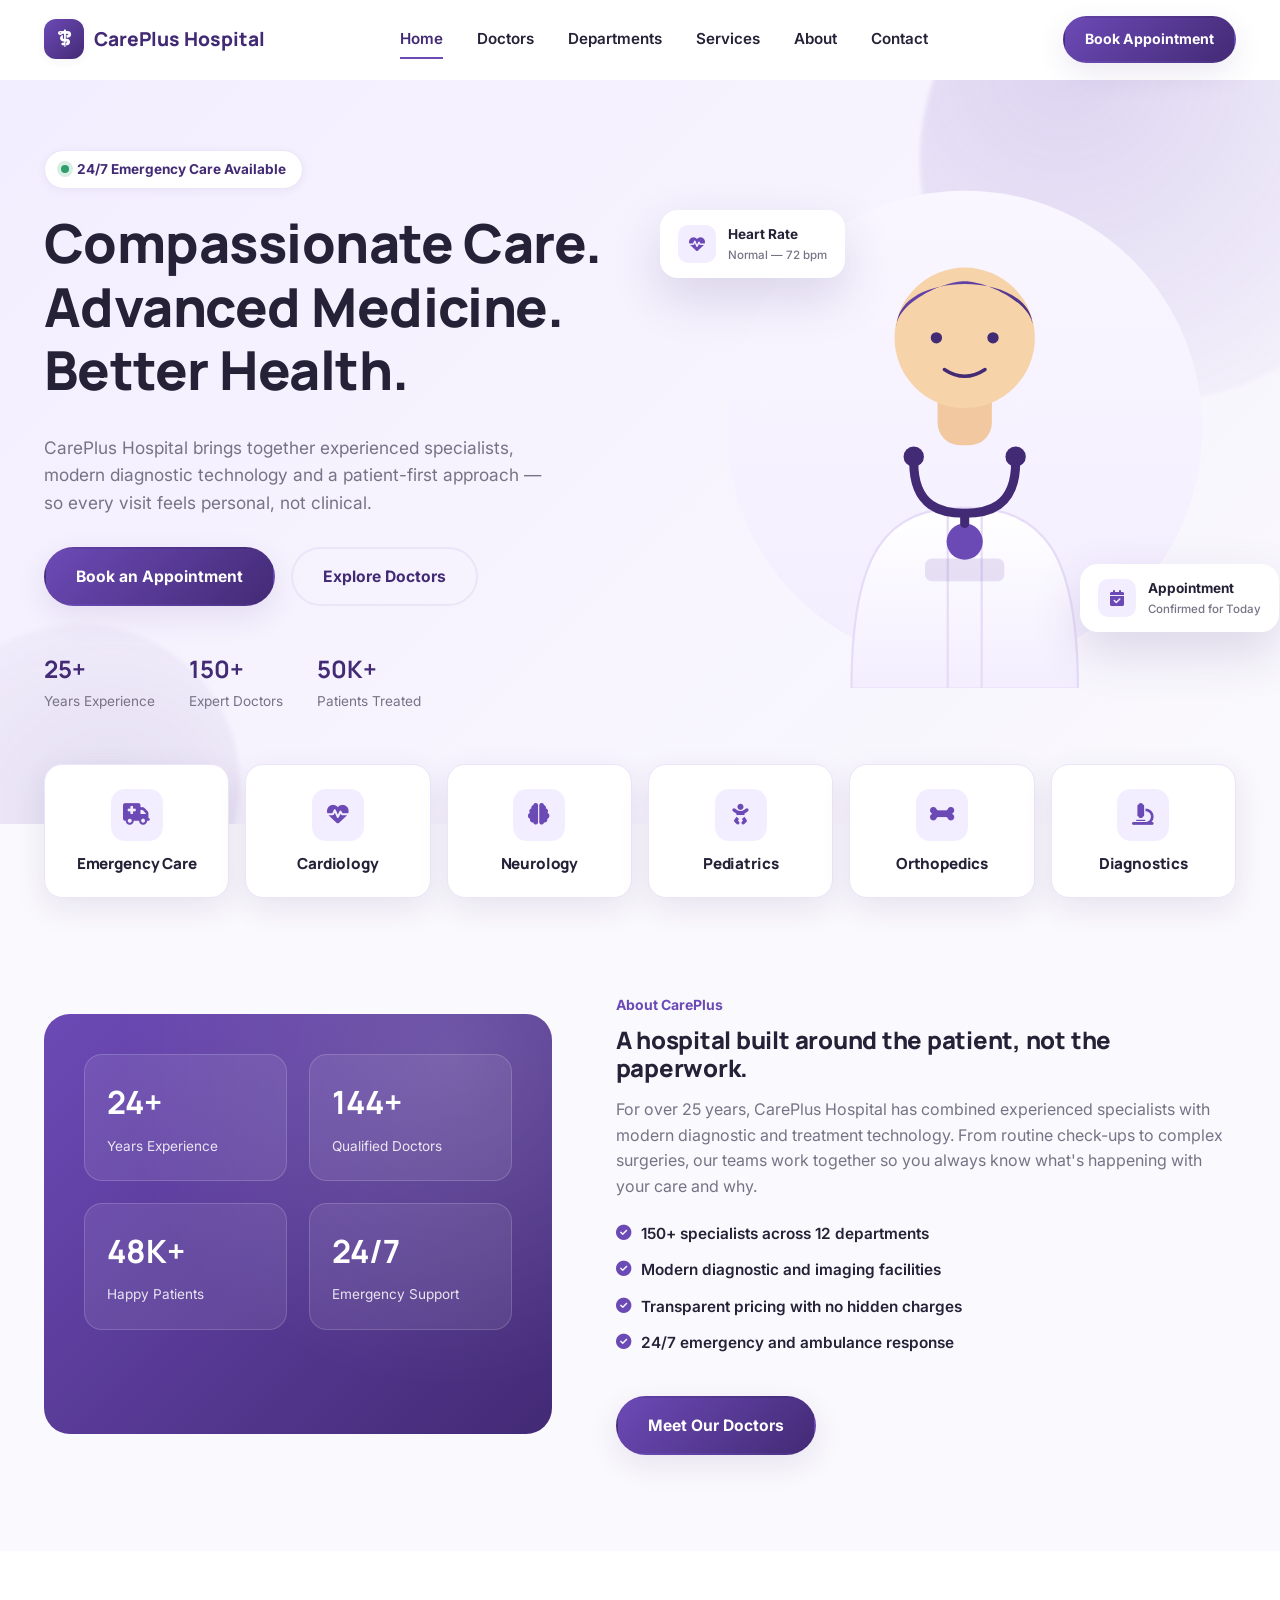
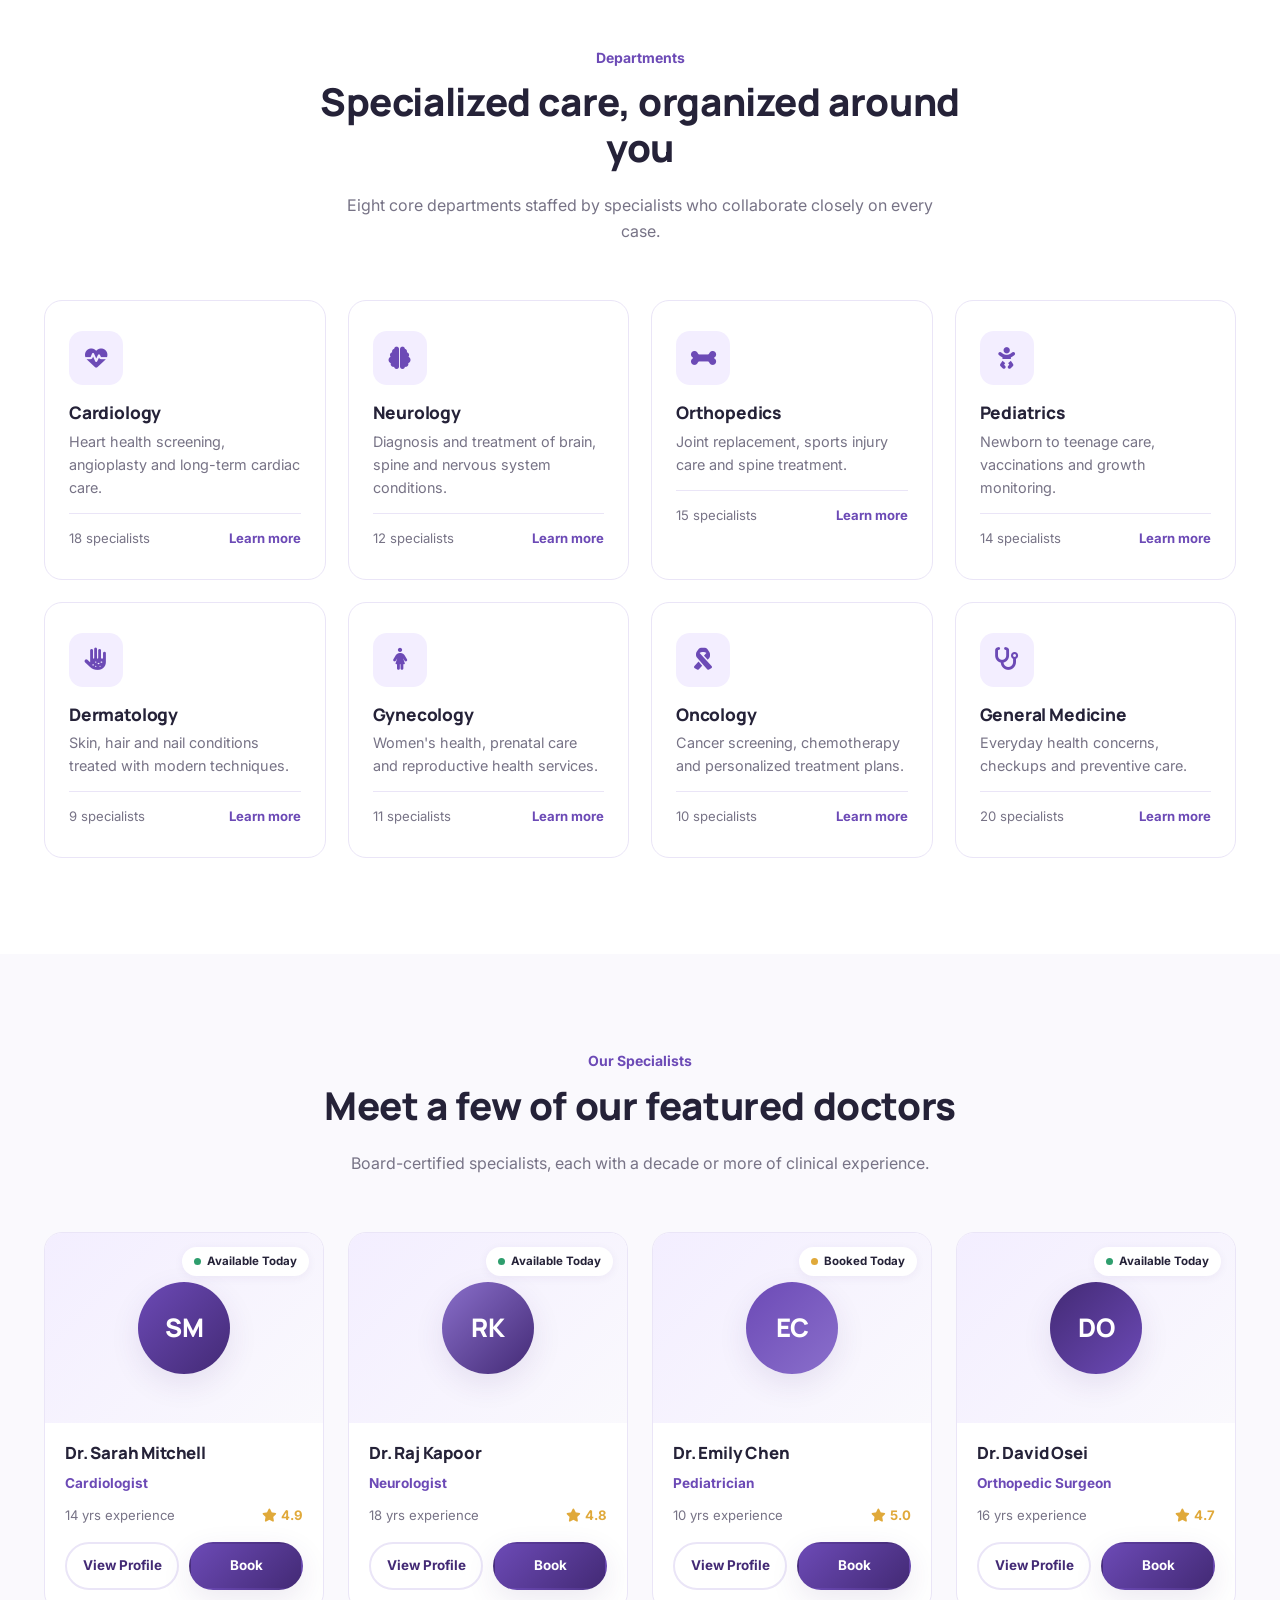
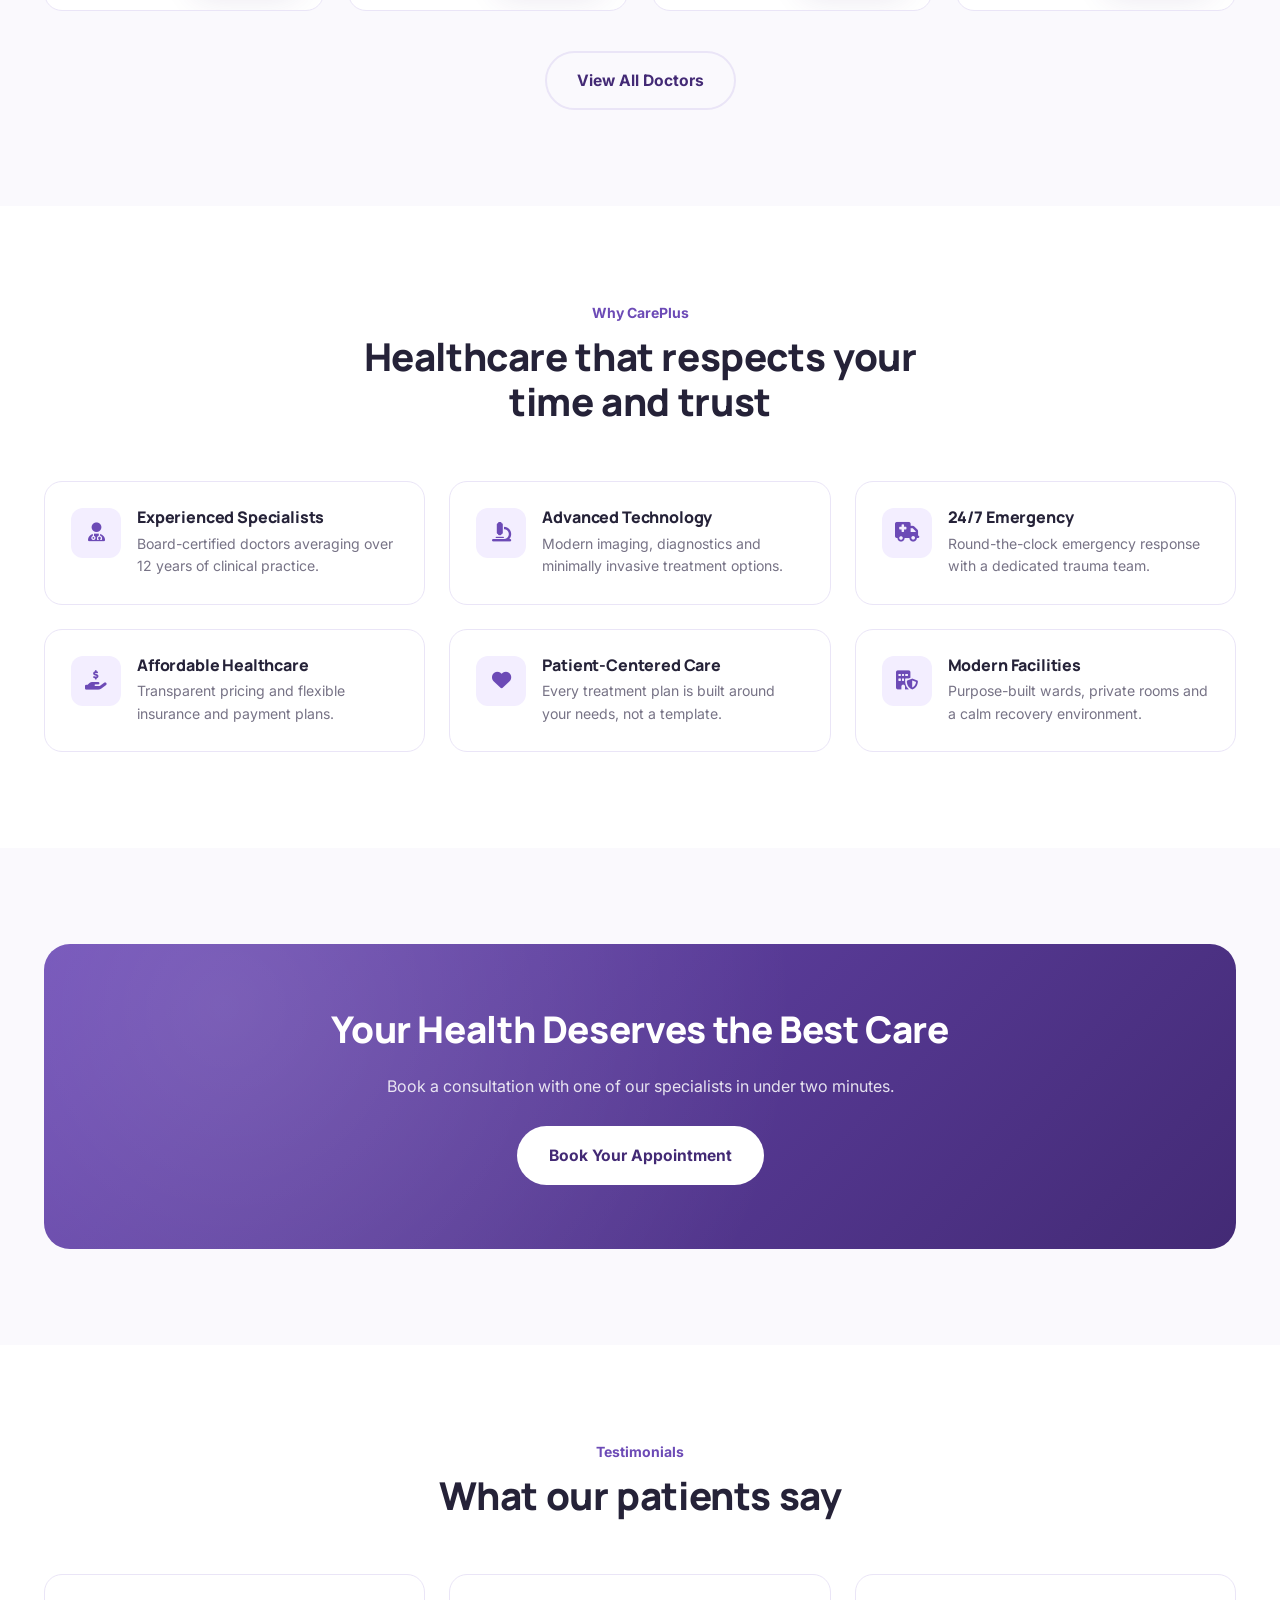
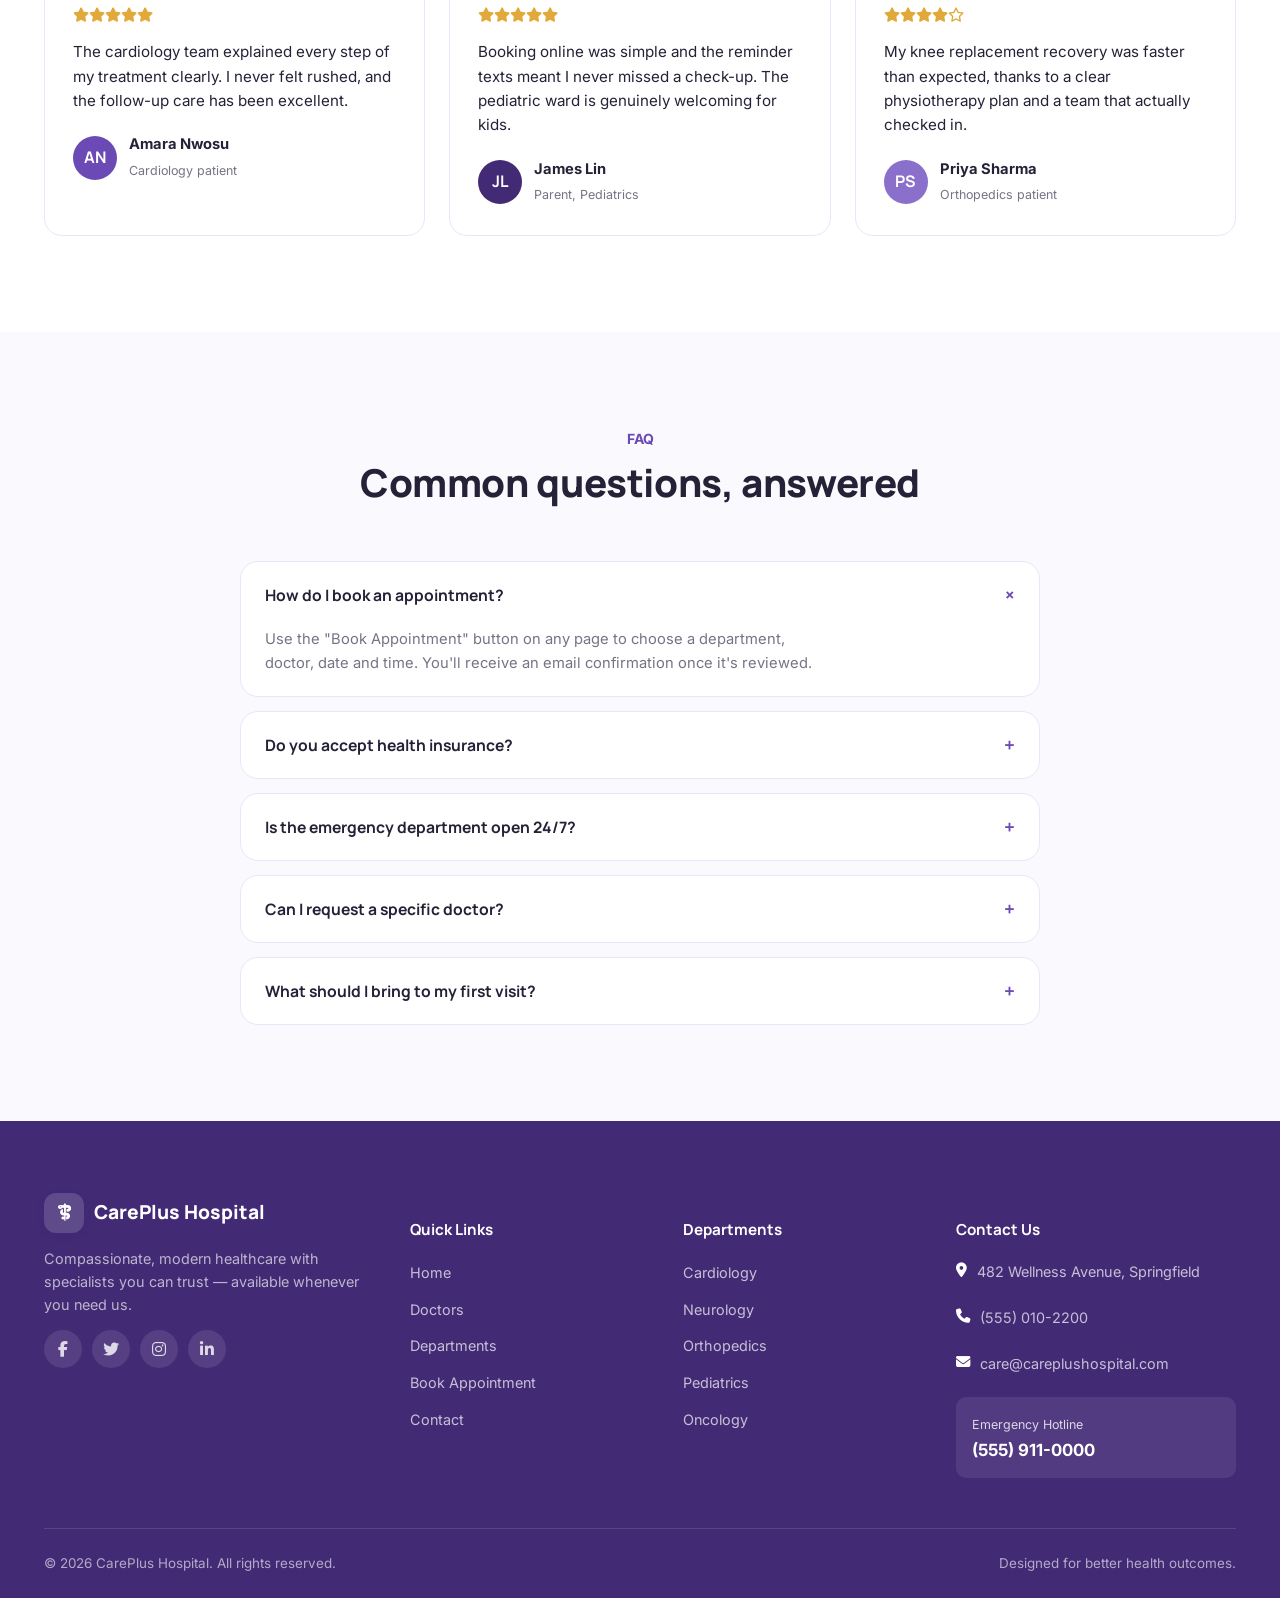
<file: hospital-page/index.html>
<!DOCTYPE html>
<html lang="en">
<head>
<meta charset="UTF-8">
<meta name="viewport" content="width=device-width, initial-scale=1.0">
<title>CarePlus Hospital — Compassionate Care, Advanced Medicine</title>
<meta name="description" content="CarePlus Hospital offers 24/7 emergency care, 150+ specialists and modern facilities. Book your appointment online today.">
<link rel="preconnect" href="https://fonts.googleapis.com">
<link rel="stylesheet" href="css/style.css">
<link rel="stylesheet" href="https://cdnjs.cloudflare.com/ajax/libs/font-awesome/6.5.1/css/all.min.css">
</head>
<body>

<!-- ===================== NAVBAR ===================== -->
<header class="navbar">
  <div class="nav-inner">
    <a href="index.html" class="brand">
      <span class="brand-mark"><i class="fa-solid fa-staff-snake"></i></span>
      CarePlus Hospital
    </a>
    <nav class="nav-links" aria-label="Primary">
      <a href="index.html">Home</a>
      <a href="doctors.html">Doctors</a>
      <a href="departments.html">Departments</a>
      <a href="index.html#services">Services</a>
      <a href="index.html#about">About</a>
      <a href="contact.html">Contact</a>
    </nav>
    <div class="nav-cta">
      <a href="appointment.html" class="btn btn-primary btn-sm">Book Appointment</a>
      <button class="hamburger" aria-label="Toggle menu" aria-expanded="false">
        <span></span><span></span><span></span>
      </button>
    </div>
  </div>
  <div class="mobile-panel">
    <a href="index.html">Home</a>
    <a href="doctors.html">Doctors</a>
    <a href="departments.html">Departments</a>
    <a href="index.html#services">Services</a>
    <a href="index.html#about">About</a>
    <a href="contact.html">Contact</a>
    <a href="appointment.html" class="btn btn-primary">Book Appointment</a>
  </div>
</header>

<!-- ===================== HERO ===================== -->
<section class="hero">
  <div class="hero-shape-a"></div>
  <div class="hero-shape-b"></div>
  <div class="container hero-grid">
    <div class="hero-copy">
      <span class="hero-badge"><span class="dot"></span> 24/7 Emergency Care Available</span>
      <h1>Compassionate Care. Advanced Medicine. Better Health.</h1>
      <p class="lead">CarePlus Hospital brings together experienced specialists, modern diagnostic technology and a patient-first approach — so every visit feels personal, not clinical.</p>
      <div class="hero-actions">
        <a href="appointment.html" class="btn btn-primary">Book an Appointment</a>
        <a href="doctors.html" class="btn btn-outline">Explore Doctors</a>
      </div>
      <div class="hero-stats-inline">
        <div><strong>25+</strong><span>Years Experience</span></div>
        <div><strong>150+</strong><span>Expert Doctors</span></div>
        <div><strong>50K+</strong><span>Patients Treated</span></div>
      </div>
    </div>

    <div class="hero-visual">
      <div class="hero-illustration">
        <svg viewBox="0 0 480 460" xmlns="http://www.w3.org/2000/svg" role="img" aria-label="Illustration of a doctor with a stethoscope">
          <defs>
            <linearGradient id="gradBody" x1="0" y1="0" x2="1" y2="1">
              <stop offset="0%" stop-color="#6C4AB6"/>
              <stop offset="100%" stop-color="#432A75"/>
            </linearGradient>
            <linearGradient id="gradCoat" x1="0" y1="0" x2="0" y2="1">
              <stop offset="0%" stop-color="#FFFFFF"/>
              <stop offset="100%" stop-color="#F3EEFF"/>
            </linearGradient>
          </defs>
          <circle cx="240" cy="230" r="210" fill="#F3EEFF"/>
          <circle cx="240" cy="230" r="210" fill="url(#gradCoat)" opacity="0.5"/>
          <!-- body / coat -->
          <path d="M140 460 C140 340 170 300 240 300 C310 300 340 340 340 460 Z" fill="url(#gradCoat)" stroke="#E6DCF7" stroke-width="2"/>
          <path d="M225 305 L225 460 M255 305 L255 460" stroke="#E6DCF7" stroke-width="2"/>
          <!-- neck -->
          <rect x="216" y="185" width="48" height="60" rx="20" fill="#F2C8A0"/>
          <!-- head -->
          <circle cx="240" cy="150" r="62" fill="#F7D3AA"/>
          <path d="M180 140 C180 90 300 90 300 140 C300 120 260 100 240 100 C220 100 180 120 180 140Z" fill="url(#gradBody)"/>
          <circle cx="215" cy="150" r="5" fill="#432A75"/>
          <circle cx="265" cy="150" r="5" fill="#432A75"/>
          <path d="M222 178 Q240 190 258 178" stroke="#432A75" stroke-width="3" fill="none" stroke-linecap="round"/>
          <!-- stethoscope -->
          <path d="M195 260 C195 300 220 305 240 305 C260 305 285 300 285 260" stroke="#432A75" stroke-width="8" fill="none" stroke-linecap="round"/>
          <circle cx="195" cy="255" r="9" fill="#432A75"/>
          <circle cx="285" cy="255" r="9" fill="#432A75"/>
          <circle cx="240" cy="330" r="16" fill="#6C4AB6"/>
          <path d="M240 305 L240 314" stroke="#432A75" stroke-width="8" stroke-linecap="round"/>
          <!-- badge -->
          <rect x="205" y="345" width="70" height="20" rx="6" fill="#6C4AB6" opacity="0.15"/>
        </svg>
      </div>
      <div class="hero-float-card card-1">
        <span class="icon-badge"><i class="fa-solid fa-heart-pulse"></i></span>
        <div>Heart Rate<br><small>Normal — 72 bpm</small></div>
      </div>
      <div class="hero-float-card card-2">
        <span class="icon-badge"><i class="fa-solid fa-calendar-check"></i></span>
        <div>Appointment<br><small>Confirmed for Today</small></div>
      </div>
    </div>
  </div>
</section>

<!-- ===================== QUICK SERVICES ===================== -->
<section class="services-strip" id="services">
  <div class="container">
    <div class="strip-grid reveal">
      <a href="departments.html#emergency" class="strip-card">
        <div class="strip-icon"><i class="fa-solid fa-truck-medical"></i></div>
        <h4>Emergency Care</h4>
      </a>
      <a href="departments.html#cardiology" class="strip-card">
        <div class="strip-icon"><i class="fa-solid fa-heart-pulse"></i></div>
        <h4>Cardiology</h4>
      </a>
      <a href="departments.html#neurology" class="strip-card">
        <div class="strip-icon"><i class="fa-solid fa-brain"></i></div>
        <h4>Neurology</h4>
      </a>
      <a href="departments.html#pediatrics" class="strip-card">
        <div class="strip-icon"><i class="fa-solid fa-baby"></i></div>
        <h4>Pediatrics</h4>
      </a>
      <a href="departments.html#orthopedics" class="strip-card">
        <div class="strip-icon"><i class="fa-solid fa-bone"></i></div>
        <h4>Orthopedics</h4>
      </a>
      <a href="departments.html#diagnostics" class="strip-card">
        <div class="strip-icon"><i class="fa-solid fa-microscope"></i></div>
        <h4>Diagnostics</h4>
      </a>
    </div>
  </div>
</section>

<!-- ===================== ABOUT ===================== -->
<section id="about">
  <div class="container about-grid">
    <div class="about-panel reveal">
      <div class="about-stats">
        <div class="about-stat"><strong data-counter="25" data-suffix="+">0</strong><span>Years Experience</span></div>
        <div class="about-stat"><strong data-counter="150" data-suffix="+">0</strong><span>Qualified Doctors</span></div>
        <div class="about-stat"><strong data-counter="50" data-suffix="K+">0</strong><span>Happy Patients</span></div>
        <div class="about-stat"><strong>24/7</strong><span>Emergency Support</span></div>
      </div>
    </div>
    <div class="about-copy reveal">
      <span class="section-tag">About CarePlus</span>
      <h2>A hospital built around the patient, not the paperwork.</h2>
      <p>For over 25 years, CarePlus Hospital has combined experienced specialists with modern diagnostic and treatment technology. From routine check-ups to complex surgeries, our teams work together so you always know what's happening with your care and why.</p>
      <ul class="checklist">
        <li><i class="fa-solid fa-circle-check"></i> 150+ specialists across 12 departments</li>
        <li><i class="fa-solid fa-circle-check"></i> Modern diagnostic and imaging facilities</li>
        <li><i class="fa-solid fa-circle-check"></i> Transparent pricing with no hidden charges</li>
        <li><i class="fa-solid fa-circle-check"></i> 24/7 emergency and ambulance response</li>
      </ul>
      <a href="doctors.html" class="btn btn-primary mt-40">Meet Our Doctors</a>
    </div>
  </div>
</section>

<!-- ===================== DEPARTMENTS ===================== -->
<section style="background:var(--white)">
  <div class="container">
    <div class="section-head center reveal">
      <span class="section-tag">Departments</span>
      <h2>Specialized care, organized around you</h2>
      <p style="margin:0 auto">Eight core departments staffed by specialists who collaborate closely on every case.</p>
    </div>
    <div class="dept-grid reveal">
      <div class="dept-card">
        <div class="dept-icon"><i class="fa-solid fa-heart-pulse"></i></div>
        <h4>Cardiology</h4>
        <p>Heart health screening, angioplasty and long-term cardiac care.</p>
        <div class="dept-meta"><span>18 specialists</span><a href="departments.html#cardiology">Learn more</a></div>
      </div>
      <div class="dept-card">
        <div class="dept-icon"><i class="fa-solid fa-brain"></i></div>
        <h4>Neurology</h4>
        <p>Diagnosis and treatment of brain, spine and nervous system conditions.</p>
        <div class="dept-meta"><span>12 specialists</span><a href="departments.html#neurology">Learn more</a></div>
      </div>
      <div class="dept-card">
        <div class="dept-icon"><i class="fa-solid fa-bone"></i></div>
        <h4>Orthopedics</h4>
        <p>Joint replacement, sports injury care and spine treatment.</p>
        <div class="dept-meta"><span>15 specialists</span><a href="departments.html#orthopedics">Learn more</a></div>
      </div>
      <div class="dept-card">
        <div class="dept-icon"><i class="fa-solid fa-baby"></i></div>
        <h4>Pediatrics</h4>
        <p>Newborn to teenage care, vaccinations and growth monitoring.</p>
        <div class="dept-meta"><span>14 specialists</span><a href="departments.html#pediatrics">Learn more</a></div>
      </div>
      <div class="dept-card">
        <div class="dept-icon"><i class="fa-solid fa-hand-dots"></i></div>
        <h4>Dermatology</h4>
        <p>Skin, hair and nail conditions treated with modern techniques.</p>
        <div class="dept-meta"><span>9 specialists</span><a href="departments.html#dermatology">Learn more</a></div>
      </div>
      <div class="dept-card">
        <div class="dept-icon"><i class="fa-solid fa-person-dress"></i></div>
        <h4>Gynecology</h4>
        <p>Women's health, prenatal care and reproductive health services.</p>
        <div class="dept-meta"><span>11 specialists</span><a href="departments.html#gynecology">Learn more</a></div>
      </div>
      <div class="dept-card">
        <div class="dept-icon"><i class="fa-solid fa-ribbon"></i></div>
        <h4>Oncology</h4>
        <p>Cancer screening, chemotherapy and personalized treatment plans.</p>
        <div class="dept-meta"><span>10 specialists</span><a href="departments.html#oncology">Learn more</a></div>
      </div>
      <div class="dept-card">
        <div class="dept-icon"><i class="fa-solid fa-stethoscope"></i></div>
        <h4>General Medicine</h4>
        <p>Everyday health concerns, checkups and preventive care.</p>
        <div class="dept-meta"><span>20 specialists</span><a href="departments.html#general">Learn more</a></div>
      </div>
    </div>
  </div>
</section>

<!-- ===================== FEATURED DOCTORS ===================== -->
<section>
  <div class="container">
    <div class="section-head center reveal">
      <span class="section-tag">Our Specialists</span>
      <h2>Meet a few of our featured doctors</h2>
      <p style="margin:0 auto">Board-certified specialists, each with a decade or more of clinical experience.</p>
    </div>
    <div class="doctor-grid reveal">

      <div class="doctor-card">
        <div class="doctor-photo">
          <div class="doctor-avatar" style="background:linear-gradient(135deg,#6C4AB6,#432A75)">SM</div>
          <span class="doctor-status"><span class="dot"></span>Available Today</span>
        </div>
        <div class="doctor-body">
          <h4>Dr. Sarah Mitchell</h4>
          <span class="doctor-spec">Cardiologist</span>
          <div class="doctor-meta-row">
            <span>14 yrs experience</span>
            <span class="doctor-rating"><i class="fa-solid fa-star"></i> 4.9</span>
          </div>
          <div class="doctor-actions">
            <a href="doctors.html" class="btn btn-outline">View Profile</a>
            <a href="appointment.html" class="btn btn-primary">Book</a>
          </div>
        </div>
      </div>

      <div class="doctor-card">
        <div class="doctor-photo">
          <div class="doctor-avatar" style="background:linear-gradient(135deg,#8A6FCB,#432A75)">RK</div>
          <span class="doctor-status"><span class="dot"></span>Available Today</span>
        </div>
        <div class="doctor-body">
          <h4>Dr. Raj Kapoor</h4>
          <span class="doctor-spec">Neurologist</span>
          <div class="doctor-meta-row">
            <span>18 yrs experience</span>
            <span class="doctor-rating"><i class="fa-solid fa-star"></i> 4.8</span>
          </div>
          <div class="doctor-actions">
            <a href="doctors.html" class="btn btn-outline">View Profile</a>
            <a href="appointment.html" class="btn btn-primary">Book</a>
          </div>
        </div>
      </div>

      <div class="doctor-card">
        <div class="doctor-photo">
          <div class="doctor-avatar" style="background:linear-gradient(135deg,#6C4AB6,#8A6FCB)">EC</div>
          <span class="doctor-status busy"><span class="dot"></span>Booked Today</span>
        </div>
        <div class="doctor-body">
          <h4>Dr. Emily Chen</h4>
          <span class="doctor-spec">Pediatrician</span>
          <div class="doctor-meta-row">
            <span>10 yrs experience</span>
            <span class="doctor-rating"><i class="fa-solid fa-star"></i> 5.0</span>
          </div>
          <div class="doctor-actions">
            <a href="doctors.html" class="btn btn-outline">View Profile</a>
            <a href="appointment.html" class="btn btn-primary">Book</a>
          </div>
        </div>
      </div>

      <div class="doctor-card">
        <div class="doctor-photo">
          <div class="doctor-avatar" style="background:linear-gradient(135deg,#432A75,#6C4AB6)">DO</div>
          <span class="doctor-status"><span class="dot"></span>Available Today</span>
        </div>
        <div class="doctor-body">
          <h4>Dr. David Osei</h4>
          <span class="doctor-spec">Orthopedic Surgeon</span>
          <div class="doctor-meta-row">
            <span>16 yrs experience</span>
            <span class="doctor-rating"><i class="fa-solid fa-star"></i> 4.7</span>
          </div>
          <div class="doctor-actions">
            <a href="doctors.html" class="btn btn-outline">View Profile</a>
            <a href="appointment.html" class="btn btn-primary">Book</a>
          </div>
        </div>
      </div>

    </div>
    <div class="text-center mt-40 reveal">
      <a href="doctors.html" class="btn btn-outline">View All Doctors</a>
    </div>
  </div>
</section>

<!-- ===================== WHY CHOOSE US ===================== -->
<section style="background:var(--white)">
  <div class="container">
    <div class="section-head center reveal">
      <span class="section-tag">Why CarePlus</span>
      <h2>Healthcare that respects your time and trust</h2>
    </div>
    <div class="why-grid reveal">
      <div class="why-card">
        <div class="why-icon"><i class="fa-solid fa-user-doctor"></i></div>
        <div><h4>Experienced Specialists</h4><p>Board-certified doctors averaging over 12 years of clinical practice.</p></div>
      </div>
      <div class="why-card">
        <div class="why-icon"><i class="fa-solid fa-microscope"></i></div>
        <div><h4>Advanced Technology</h4><p>Modern imaging, diagnostics and minimally invasive treatment options.</p></div>
      </div>
      <div class="why-card">
        <div class="why-icon"><i class="fa-solid fa-truck-medical"></i></div>
        <div><h4>24/7 Emergency</h4><p>Round-the-clock emergency response with a dedicated trauma team.</p></div>
      </div>
      <div class="why-card">
        <div class="why-icon"><i class="fa-solid fa-hand-holding-dollar"></i></div>
        <div><h4>Affordable Healthcare</h4><p>Transparent pricing and flexible insurance and payment plans.</p></div>
      </div>
      <div class="why-card">
        <div class="why-icon"><i class="fa-solid fa-heart"></i></div>
        <div><h4>Patient-Centered Care</h4><p>Every treatment plan is built around your needs, not a template.</p></div>
      </div>
      <div class="why-card">
        <div class="why-icon"><i class="fa-solid fa-building-shield"></i></div>
        <div><h4>Modern Facilities</h4><p>Purpose-built wards, private rooms and a calm recovery environment.</p></div>
      </div>
    </div>
  </div>
</section>

<!-- ===================== APPOINTMENT CTA ===================== -->
<section>
  <div class="container">
    <div class="cta-banner reveal">
      <h2>Your Health Deserves the Best Care</h2>
      <p>Book a consultation with one of our specialists in under two minutes.</p>
      <a href="appointment.html" class="btn btn-white">Book Your Appointment</a>
    </div>
  </div>
</section>

<!-- ===================== TESTIMONIALS ===================== -->
<section style="background:var(--white)">
  <div class="container">
    <div class="section-head center reveal">
      <span class="section-tag">Testimonials</span>
      <h2>What our patients say</h2>
    </div>
    <div class="testi-grid reveal">
      <div class="testi-card">
        <div class="testi-stars"><i class="fa-solid fa-star"></i><i class="fa-solid fa-star"></i><i class="fa-solid fa-star"></i><i class="fa-solid fa-star"></i><i class="fa-solid fa-star"></i></div>
        <p class="quote">The cardiology team explained every step of my treatment clearly. I never felt rushed, and the follow-up care has been excellent.</p>
        <div class="testi-person">
          <div class="testi-avatar" style="background:#6C4AB6">AN</div>
          <div><strong>Amara Nwosu</strong><span>Cardiology patient</span></div>
        </div>
      </div>
      <div class="testi-card">
        <div class="testi-stars"><i class="fa-solid fa-star"></i><i class="fa-solid fa-star"></i><i class="fa-solid fa-star"></i><i class="fa-solid fa-star"></i><i class="fa-solid fa-star"></i></div>
        <p class="quote">Booking online was simple and the reminder texts meant I never missed a check-up. The pediatric ward is genuinely welcoming for kids.</p>
        <div class="testi-person">
          <div class="testi-avatar" style="background:#432A75">JL</div>
          <div><strong>James Lin</strong><span>Parent, Pediatrics</span></div>
        </div>
      </div>
      <div class="testi-card">
        <div class="testi-stars"><i class="fa-solid fa-star"></i><i class="fa-solid fa-star"></i><i class="fa-solid fa-star"></i><i class="fa-solid fa-star"></i><i class="fa-regular fa-star"></i></div>
        <p class="quote">My knee replacement recovery was faster than expected, thanks to a clear physiotherapy plan and a team that actually checked in.</p>
        <div class="testi-person">
          <div class="testi-avatar" style="background:#8A6FCB">PS</div>
          <div><strong>Priya Sharma</strong><span>Orthopedics patient</span></div>
        </div>
      </div>
    </div>
  </div>
</section>

<!-- ===================== FAQ ===================== -->
<section>
  <div class="container">
    <div class="section-head center reveal">
      <span class="section-tag">FAQ</span>
      <h2>Common questions, answered</h2>
    </div>
    <div class="faq-list reveal">
      <div class="faq-item open">
        <button class="faq-question" aria-expanded="true">How do I book an appointment?<span class="plus">+</span></button>
        <div class="faq-answer" style="max-height:200px">
          <div class="faq-answer-inner"><p>Use the "Book Appointment" button on any page to choose a department, doctor, date and time. You'll receive an email confirmation once it's reviewed.</p></div>
        </div>
      </div>
      <div class="faq-item">
        <button class="faq-question" aria-expanded="false">Do you accept health insurance?<span class="plus">+</span></button>
        <div class="faq-answer">
          <div class="faq-answer-inner"><p>Yes, CarePlus works with most major insurance providers. Our billing desk can verify your coverage before your visit.</p></div>
        </div>
      </div>
      <div class="faq-item">
        <button class="faq-question" aria-expanded="false">Is the emergency department open 24/7?<span class="plus">+</span></button>
        <div class="faq-answer">
          <div class="faq-answer-inner"><p>Yes. Our emergency department and trauma team are staffed around the clock, every day of the year.</p></div>
        </div>
      </div>
      <div class="faq-item">
        <button class="faq-question" aria-expanded="false">Can I request a specific doctor?<span class="plus">+</span></button>
        <div class="faq-answer">
          <div class="faq-answer-inner"><p>Absolutely. Select your preferred doctor on the appointment form, or browse the Doctors page to compare specialists first.</p></div>
        </div>
      </div>
      <div class="faq-item">
        <button class="faq-question" aria-expanded="false">What should I bring to my first visit?<span class="plus">+</span></button>
        <div class="faq-answer">
          <div class="faq-answer-inner"><p>Please bring a valid ID, your insurance card if applicable, and any prior medical records or current medications.</p></div>
        </div>
      </div>
    </div>
  </div>
</section>

<!-- ===================== FOOTER ===================== -->
<footer class="site-footer">
  <div class="container">
    <div class="footer-grid">
      <div class="footer-brand">
        <a href="index.html" class="brand">
          <span class="brand-mark"><i class="fa-solid fa-staff-snake"></i></span>
          CarePlus Hospital
        </a>
        <p>Compassionate, modern healthcare with specialists you can trust — available whenever you need us.</p>
        <div class="social-icons">
          <a href="#" aria-label="Facebook"><i class="fa-brands fa-facebook-f"></i></a>
          <a href="#" aria-label="Twitter"><i class="fa-brands fa-twitter"></i></a>
          <a href="#" aria-label="Instagram"><i class="fa-brands fa-instagram"></i></a>
          <a href="#" aria-label="LinkedIn"><i class="fa-brands fa-linkedin-in"></i></a>
        </div>
      </div>
      <div class="footer-col">
        <h5>Quick Links</h5>
        <ul>
          <li><a href="index.html">Home</a></li>
          <li><a href="doctors.html">Doctors</a></li>
          <li><a href="departments.html">Departments</a></li>
          <li><a href="appointment.html">Book Appointment</a></li>
          <li><a href="contact.html">Contact</a></li>
        </ul>
      </div>
      <div class="footer-col">
        <h5>Departments</h5>
        <ul>
          <li><a href="departments.html#cardiology">Cardiology</a></li>
          <li><a href="departments.html#neurology">Neurology</a></li>
          <li><a href="departments.html#orthopedics">Orthopedics</a></li>
          <li><a href="departments.html#pediatrics">Pediatrics</a></li>
          <li><a href="departments.html#oncology">Oncology</a></li>
        </ul>
      </div>
      <div class="footer-col">
        <h5>Contact Us</h5>
        <ul class="footer-contact">
          <li><i class="fa-solid fa-location-dot"></i> 482 Wellness Avenue, Springfield</li>
          <li><i class="fa-solid fa-phone"></i> (555) 010-2200</li>
          <li><i class="fa-solid fa-envelope"></i> care@careplushospital.com</li>
        </ul>
        <div class="footer-emergency">
          <span style="font-size:0.78rem">Emergency Hotline</span>
          <strong>(555) 911-0000</strong>
        </div>
      </div>
    </div>
    <div class="footer-bottom">
      <span>&copy; 2026 CarePlus Hospital. All rights reserved.</span>
      <span>Designed for better health outcomes.</span>
    </div>
  </div>
</footer>

<button class="back-to-top" aria-label="Back to top"><i class="fa-solid fa-arrow-up"></i></button>

<script src="js/script.js"></script>
</body>
</html>
</file>
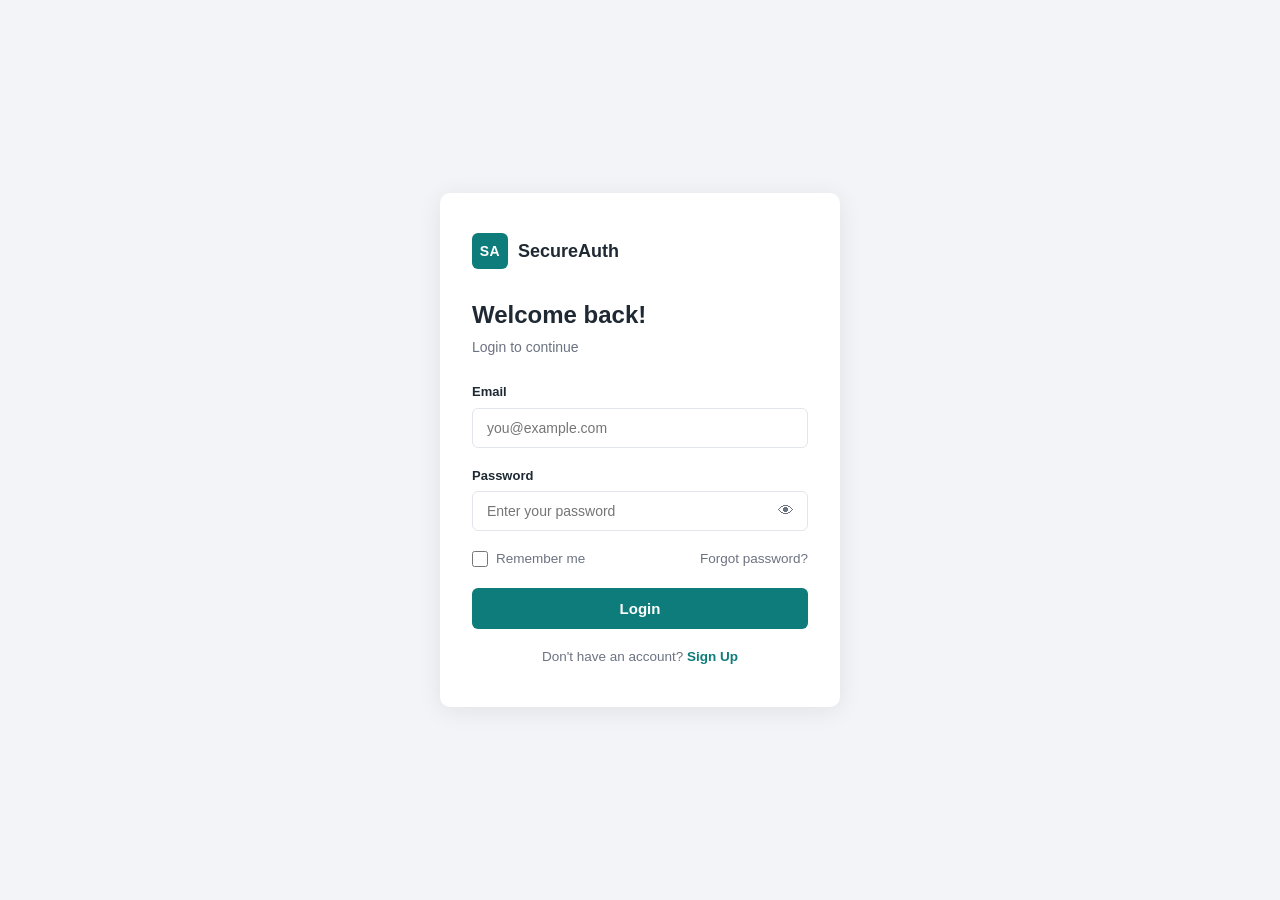
<file: proj-8 Signup,Login Page/index.html>
<!DOCTYPE html>
<html lang="en">
<head>
  <meta charset="UTF-8" />
  <meta name="viewport" content="width=device-width, initial-scale=1.0" />
  <title>SecureAuth — Login</title>
  <link rel="stylesheet" href="style.css" />
</head>
<body>

  <main class="auth-page">
    <div class="auth-card">

      <!-- Logo -->
      <div class="auth-logo">
        <span class="logo-mark">SA</span>
        <span class="logo-text">SecureAuth</span>
      </div>

      <!-- Heading -->
      <h1 class="auth-heading">Welcome back!</h1>
      <p class="auth-subtitle">Login to continue</p>

      <!-- Alert box for success / error messages -->
      <div id="loginAlert" class="alert-box" role="alert"></div>

      <!-- Login form -->
      <form id="loginForm" class="auth-form" novalidate>

        <div class="form-group">
          <label for="loginEmail">Email</label>
          <input
            type="email"
            id="loginEmail"
            name="email"
            placeholder="you@example.com"
            autocomplete="email"
          />
          <span class="field-error" id="loginEmailError"></span>
        </div>

        <div class="form-group">
          <label for="loginPassword">Password</label>
          <div class="password-wrapper">
            <input
              type="password"
              id="loginPassword"
              name="password"
              placeholder="Enter your password"
              autocomplete="current-password"
            />
            <button
              type="button"
              class="toggle-password"
              data-target="loginPassword"
              aria-label="Show password"
            >👁</button>
          </div>
          <span class="field-error" id="loginPasswordError"></span>
        </div>

        <div class="form-row">
          <label class="checkbox-label">
            <input type="checkbox" id="rememberMe" />
            <span>Remember me</span>
          </label>
          <a href="#" class="link-muted" id="forgotPasswordLink">Forgot password?</a>
        </div>

        <button type="submit" class="btn-primary">Login</button>

        <p class="switch-text">
          Don't have an account?
          <a href="signup.html" class="link-accent">Sign Up</a>
        </p>

      </form>
    </div>
  </main>

  <script src="script.js"></script>
</body>
</html>
</file>
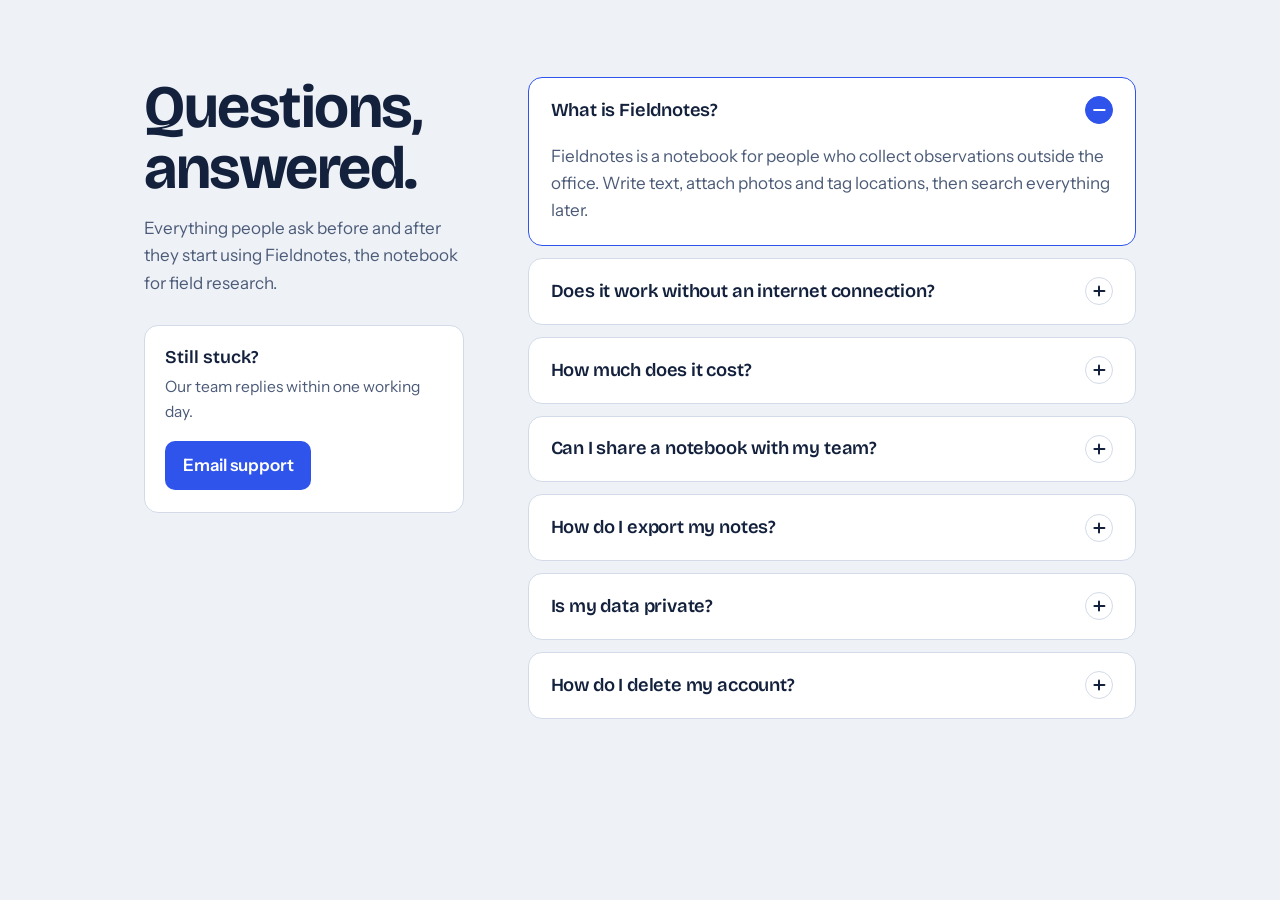
<file: proj-9-Faq_Page/index.html>
<!DOCTYPE html>
<html lang="en">
<head>
<meta charset="utf-8">
<meta name="viewport" content="width=device-width, initial-scale=1, viewport-fit=cover">
<title>Frequently asked questions – Fieldnotes</title>
<link rel="preconnect" href="https://fonts.googleapis.com">
<link rel="preconnect" href="https://fonts.gstatic.com" crossorigin>
<link href="https://fonts.googleapis.com/css2?family=Bricolage+Grotesque:wght@600;700&family=Instrument+Sans:wght@400;500;600&display=swap" rel="stylesheet">
<link rel="stylesheet" href="style.css">
</head>
<body>
  <main class="page">
    <header class="intro">
      <h1>Questions, answered.</h1>
      <p>Everything people ask before and after they start using Fieldnotes, the notebook for field research.</p>
      <aside class="help">
        <h2>Still stuck?</h2>
        <p>Our team replies within one working day.</p>
        <a class="button" href="mailto:help@fieldnotes.example">Email support</a>
      </aside>
    </header>

    <section class="faq" aria-label="Frequently asked questions">
      <details open>
        <summary>What is Fieldnotes?<span class="icon" aria-hidden="true"></span></summary>
        <div class="answer">
          <p>Fieldnotes is a notebook for people who collect observations outside the office. Write text, attach photos and tag locations, then search everything later.</p>
        </div>
      </details>

      <details>
        <summary>Does it work without an internet connection?<span class="icon" aria-hidden="true"></span></summary>
        <div class="answer">
          <p>Yes. You can create and edit notes offline. They sync automatically the next time your device connects.</p>
          <p>Photos are saved on your device first, so a weak signal never blocks you from capturing them.</p>
        </div>
      </details>

      <details>
        <summary>How much does it cost?<span class="icon" aria-hidden="true"></span></summary>
        <div class="answer">
          <p>The Free plan includes up to 200 notes and 1 GB of photo storage. Pro costs $6 a month and removes both limits.</p>
          <p>Students and teachers get Pro at half price. <a href="#">See pricing details</a>.</p>
        </div>
      </details>

      <details>
        <summary>Can I share a notebook with my team?<span class="icon" aria-hidden="true"></span></summary>
        <div class="answer">
          <p>Open a notebook, choose Share, and invite people by email. You decide whether each person can view or edit.</p>
        </div>
      </details>

      <details>
        <summary>How do I export my notes?<span class="icon" aria-hidden="true"></span></summary>
        <div class="answer">
          <p>Go to Settings, then Export. You can download everything as Markdown with photos in a separate folder, or as a single PDF per notebook.</p>
        </div>
      </details>

      <details>
        <summary>Is my data private?<span class="icon" aria-hidden="true"></span></summary>
        <div class="answer">
          <p>Your notes are encrypted in transit and at rest, and only people you invite can open a shared notebook. We never sell your data or use it for advertising.</p>
        </div>
      </details>

      <details>
        <summary>How do I delete my account?<span class="icon" aria-hidden="true"></span></summary>
        <div class="answer">
          <p>Go to Settings, then Account, then Delete account. Export your notes first, because deletion is permanent after 14 days.</p>
        </div>
      </details>
    </section>
  </main>
</body>
</html>
</file>
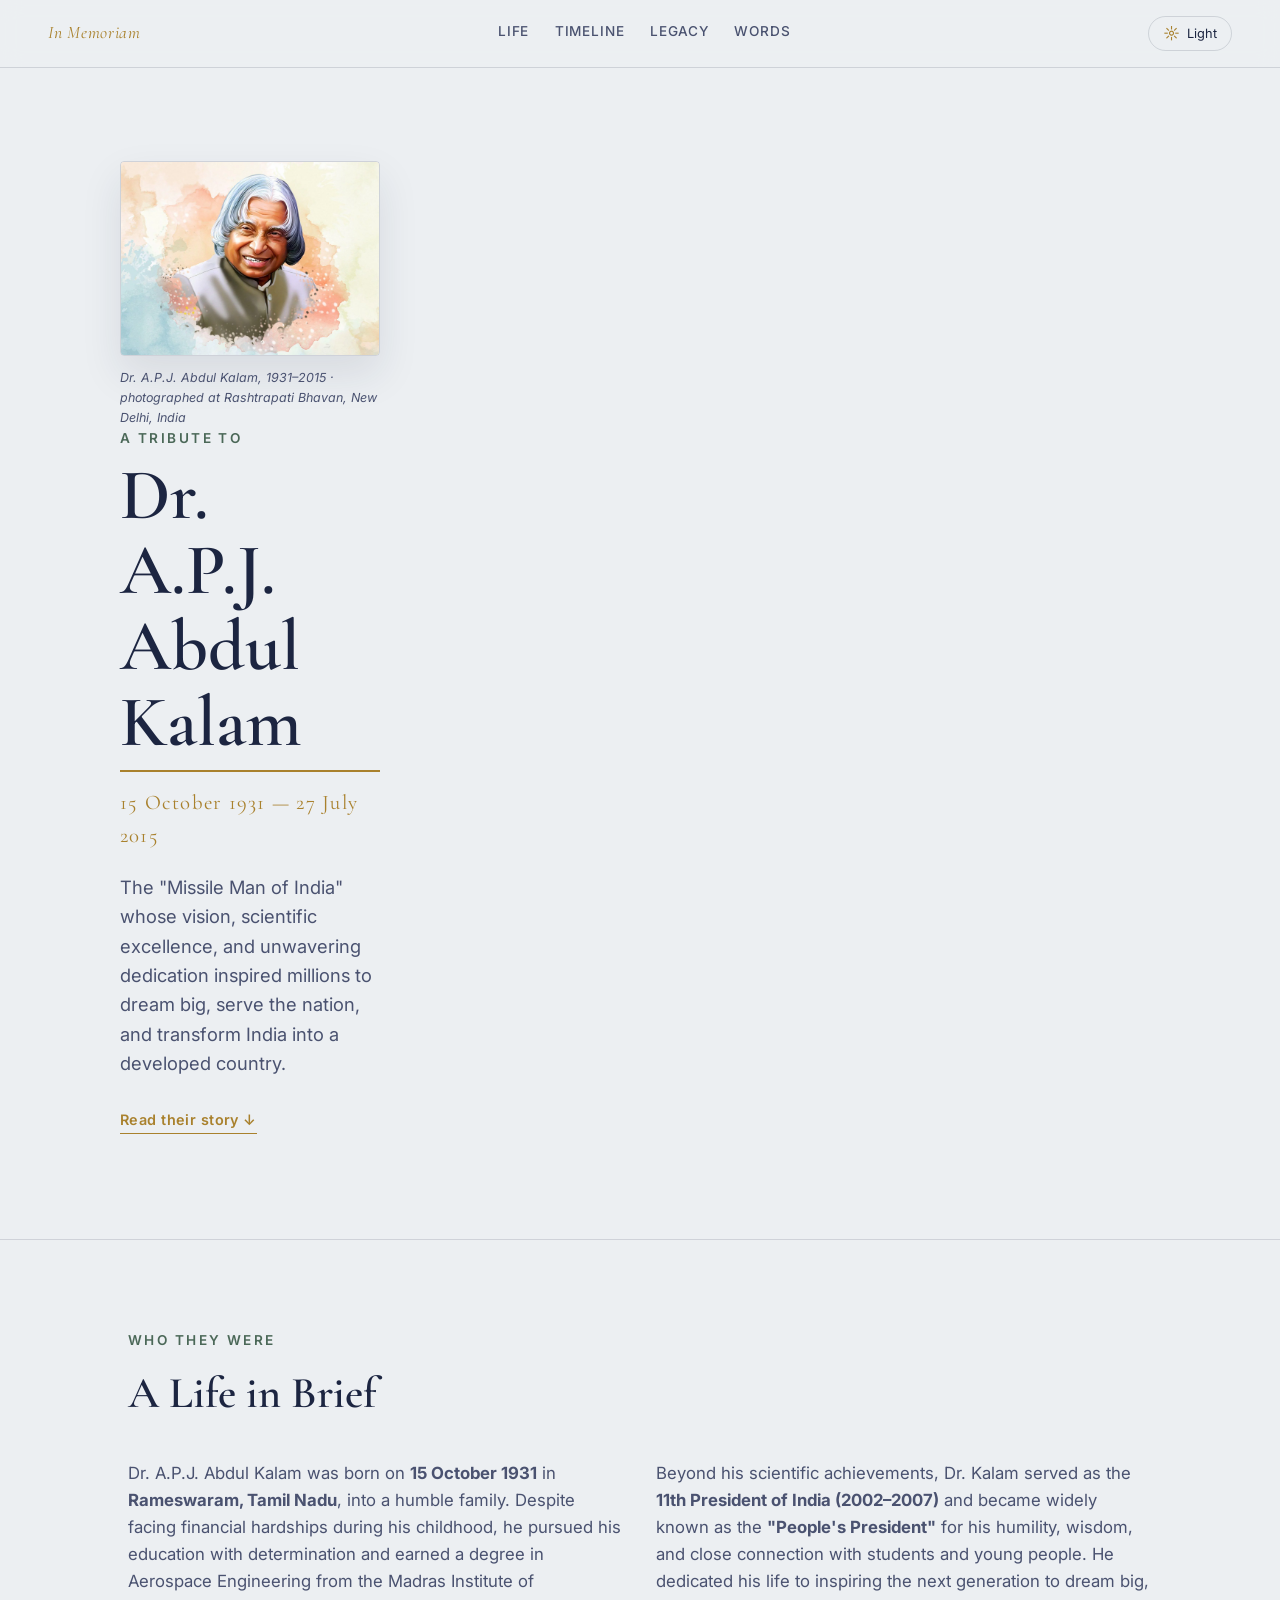
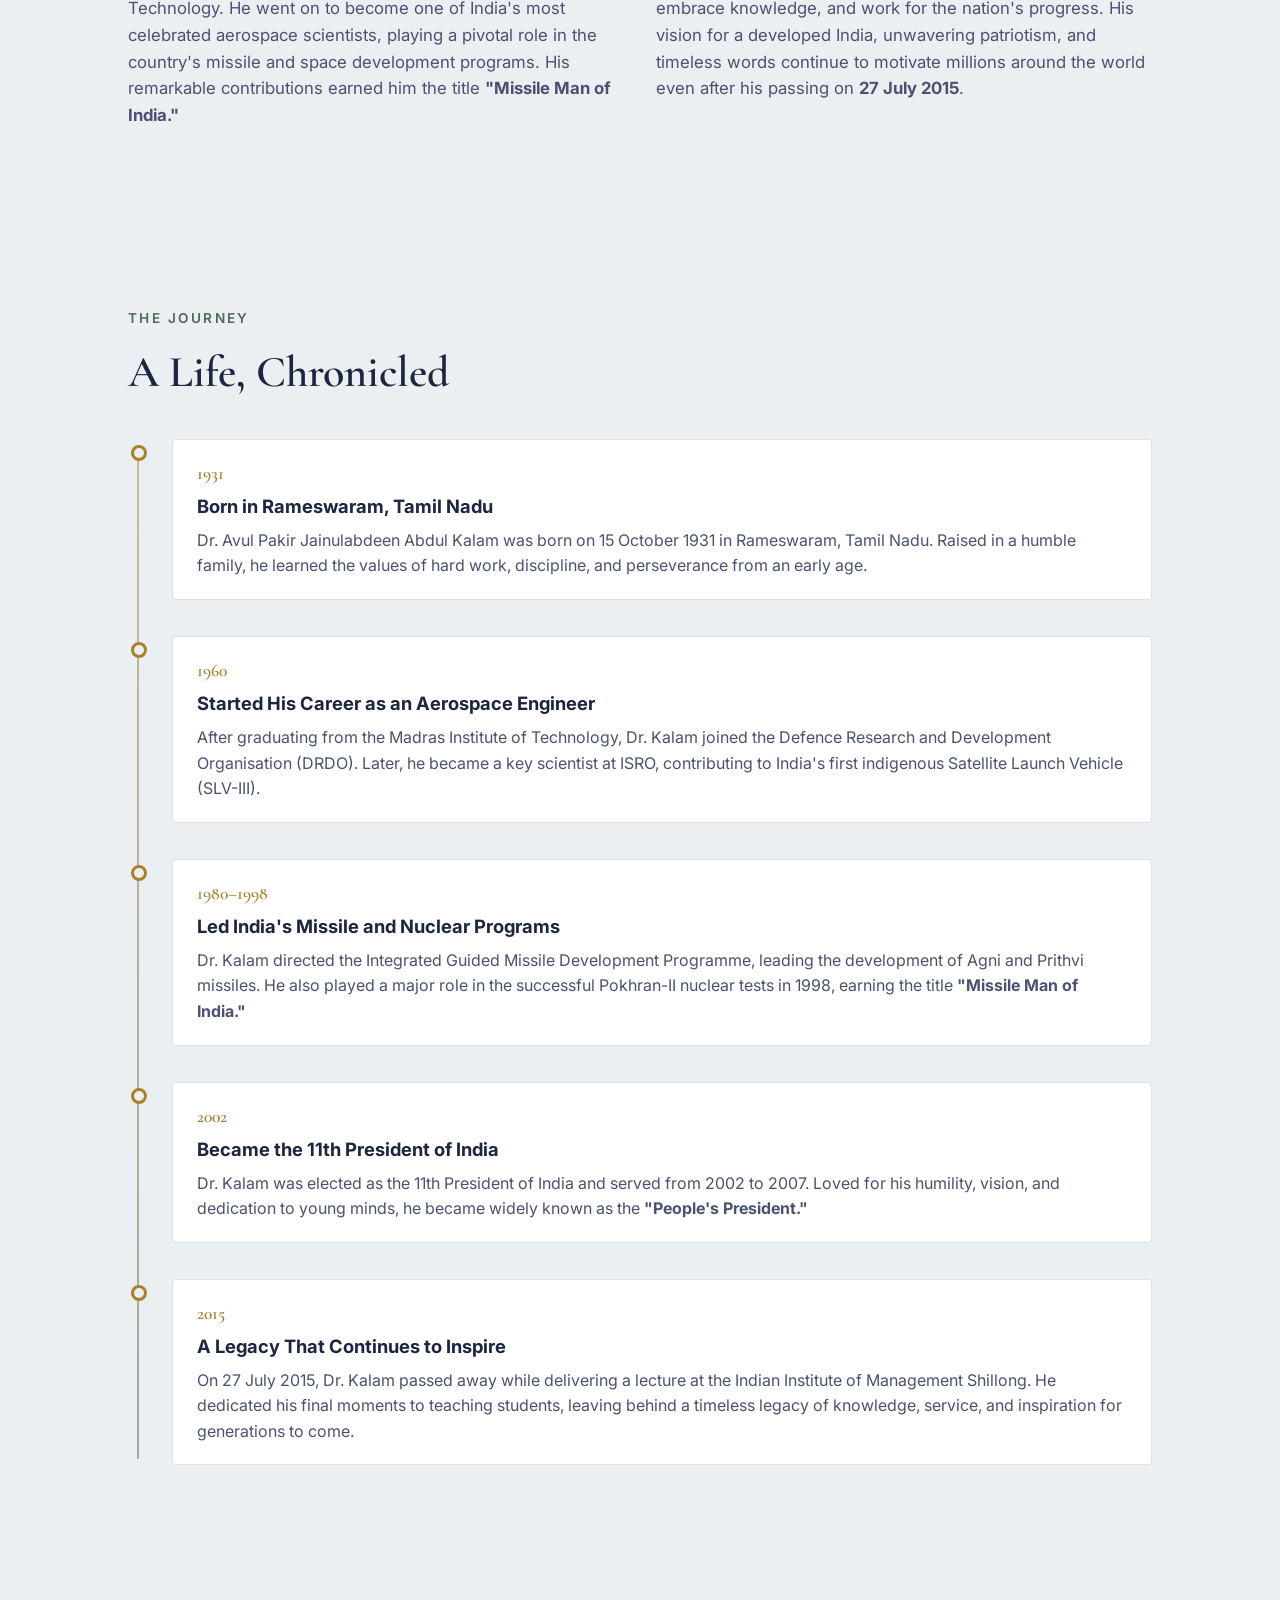
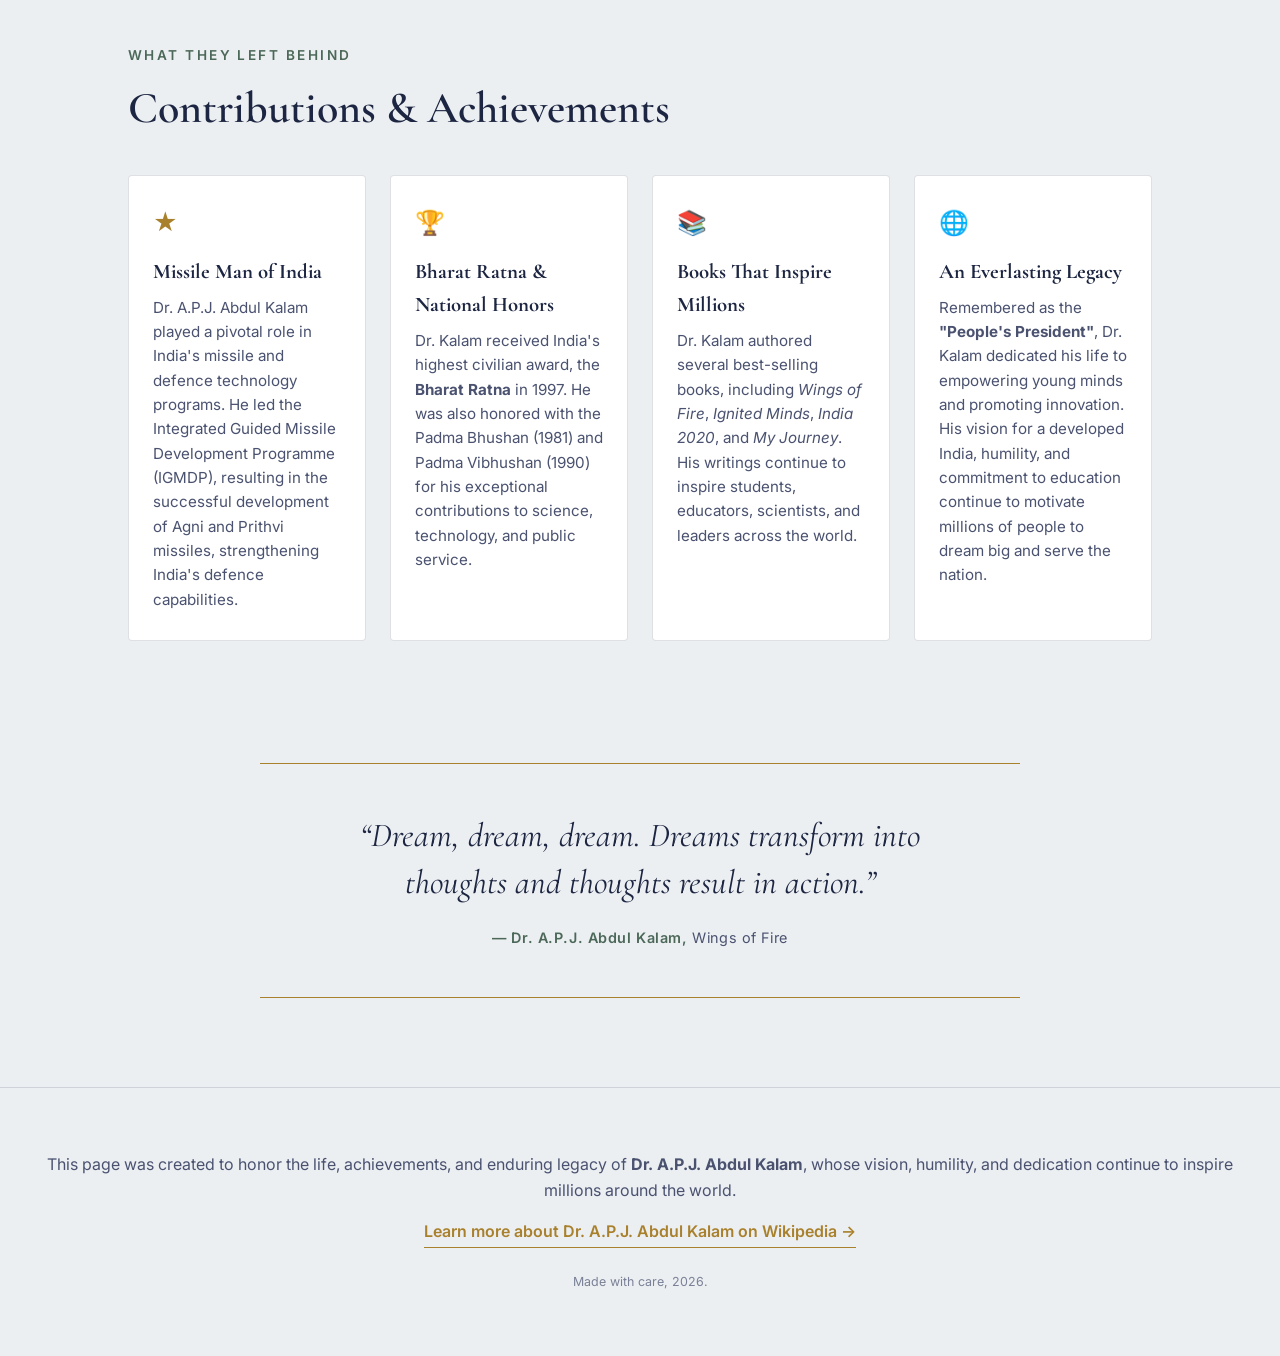
<file: Proj2-TributeP/index.html>
<!DOCTYPE html>
<html lang="en">
<head>
  <meta charset="UTF-8">
  <meta name="viewport" content="width=device-width, initial-scale=1.0">
  <title>In Tribute — Dr. A.P.J. Abdul Kalam</title>

  <!-- Google Fonts: Cormorant Garamond (display) + Inter (body/utility) -->
  <link rel="preconnect" href="https://fonts.googleapis.com">
  <link rel="preconnect" href="https://fonts.gstatic.com" crossorigin>
  <link href="https://fonts.googleapis.com/css2?family=Cormorant+Garamond:ital,wght@0,400;0,500;0,600;1,500&family=Inter:wght@400;500;600;700&display=swap" rel="stylesheet">

  <link rel="stylesheet" href="styles.css">
</head>
<body>

  <!-- ============ SKIP LINK (accessibility) ============ -->
  <a class="skip-link" href="#main">Skip to content</a>

  <!-- ============ TOP BAR / NAV ============ -->
  <header class="topbar">
    <span class="topbar__mark">In Memoriam</span>
    <nav class="topbar__nav" aria-label="Section navigation">
      <a href="#biography">Life</a>
      <a href="#timeline">Timeline</a>
      <a href="#legacy">Legacy</a>
      <a href="#quote">Words</a>
    </nav>
    <!-- Dark / Light mode toggle -->
    <button id="theme-toggle" class="theme-toggle" type="button" aria-pressed="false" aria-label="Toggle dark mode">
      <span class="theme-toggle__icon" aria-hidden="true">&#9788;</span>
      <span class="theme-toggle__label">Light</span>
    </button>
  </header>

  <main id="main">

    <!-- ============ HERO SECTION ============ -->
    <section class="hero" id="hero">
      <div class="hero__frame">
        <figure class="hero__portrait">
          <img src="DoctorAbdulKalam.webp" alt="Portrait of APJ Abdul Kalam">
<figcaption>Dr. A.P.J. Abdul Kalam, 1931&ndash;2015 &middot; photographed at Rashtrapati Bhavan, New Delhi, India</figcaption>

        <div class="hero__copy">
          <p class="hero__eyebrow">A Tribute To</p>
          <h1 class="hero__title">Dr. A.P.J. Abdul Kalam</h1>
          <p class="hero__dates">15 October 1931 — 27 July 2015</p>
          <p class="hero__tagline">
             The "Missile Man of India" whose vision, scientific excellence, and unwavering dedication inspired millions to dream big, serve the nation, and transform India into a developed country.
    </p>

          </p>
          <a class="hero__cta" href="#biography">Read their story ↓</a>
        </div>
      </div>
    </section>

    <!-- ============ BIOGRAPHY / SUMMARY ============ -->
<section class="section biography reveal" id="biography">
  <p class="section__eyebrow">Who They Were</p>
  <h2 class="section__title">A Life in Brief</h2>

  <div class="biography__text">
    <p>
      Dr. A.P.J. Abdul Kalam was born on <strong>15 October 1931</strong> in
      <strong>Rameswaram, Tamil Nadu</strong>, into a humble family. Despite facing
      financial hardships during his childhood, he pursued his education with
      determination and earned a degree in Aerospace Engineering from the Madras
      Institute of Technology. He went on to become one of India's most celebrated
      aerospace scientists, playing a pivotal role in the country's missile and
      space development programs. His remarkable contributions earned him the title
      <strong>"Missile Man of India."</strong>
    </p>

    <p>
      Beyond his scientific achievements, Dr. Kalam served as the
      <strong>11th President of India (2002–2007)</strong> and became widely known
      as the <strong>"People's President"</strong> for his humility, wisdom, and
      close connection with students and young people. He dedicated his life to
      inspiring the next generation to dream big, embrace knowledge, and work for
      the nation's progress. His vision for a developed India, unwavering patriotism,
      and timeless words continue to motivate millions around the world even after
      his passing on <strong>27 July 2015</strong>.
    </p>
  </div>
</section>

    <!-- ============ INTERACTIVE TIMELINE ============ -->
<section class="section timeline-section reveal" id="timeline">
  <p class="section__eyebrow">The Journey</p>
  <h2 class="section__title">A Life, Chronicled</h2>

  <ol class="timeline">
    <li class="timeline__item reveal">
      <div class="timeline__dot"></div>
      <div class="timeline__card">
        <span class="timeline__year">1931</span>
        <h3 class="timeline__heading">Born in Rameswaram, Tamil Nadu</h3>
        <p>
          Dr. Avul Pakir Jainulabdeen Abdul Kalam was born on 15 October 1931 in
          Rameswaram, Tamil Nadu. Raised in a humble family, he learned the values
          of hard work, discipline, and perseverance from an early age.
        </p>
      </div>
    </li>

    <li class="timeline__item reveal">
      <div class="timeline__dot"></div>
      <div class="timeline__card">
        <span class="timeline__year">1960</span>
        <h3 class="timeline__heading">Started His Career as an Aerospace Engineer</h3>
        <p>
          After graduating from the Madras Institute of Technology, Dr. Kalam
          joined the Defence Research and Development Organisation (DRDO). Later,
          he became a key scientist at ISRO, contributing to India's first
          indigenous Satellite Launch Vehicle (SLV-III).
        </p>
      </div>
    </li>

    <li class="timeline__item reveal">
      <div class="timeline__dot"></div>
      <div class="timeline__card">
        <span class="timeline__year">1980–1998</span>
        <h3 class="timeline__heading">Led India's Missile and Nuclear Programs</h3>
        <p>
          Dr. Kalam directed the Integrated Guided Missile Development Programme,
          leading the development of Agni and Prithvi missiles. He also played a
          major role in the successful Pokhran-II nuclear tests in 1998, earning
          the title <strong>"Missile Man of India."</strong>
        </p>
      </div>
    </li>

    <li class="timeline__item reveal">
      <div class="timeline__dot"></div>
      <div class="timeline__card">
        <span class="timeline__year">2002</span>
        <h3 class="timeline__heading">Became the 11th President of India</h3>
        <p>
          Dr. Kalam was elected as the 11th President of India and served from
          2002 to 2007. Loved for his humility, vision, and dedication to young
          minds, he became widely known as the <strong>"People's President."</strong>
        </p>
      </div>
    </li>

    <li class="timeline__item reveal">
      <div class="timeline__dot"></div>
      <div class="timeline__card">
        <span class="timeline__year">2015</span>
        <h3 class="timeline__heading">A Legacy That Continues to Inspire</h3>
        <p>
          On 27 July 2015, Dr. Kalam passed away while delivering a lecture at the
          Indian Institute of Management Shillong. He dedicated his final moments
          to teaching students, leaving behind a timeless legacy of knowledge,
          service, and inspiration for generations to come.
        </p>
      </div>
    </li>
  </ol>
</section>

    <!-- ============ KEY CONTRIBUTIONS / ACHIEVEMENTS ============ -->
<section class="section legacy reveal" id="legacy">
  <p class="section__eyebrow">What They Left Behind</p>
  <h2 class="section__title">Contributions &amp; Achievements</h2>

  <div class="legacy__grid">

    <article class="legacy__card reveal">
      <span class="legacy__icon" aria-hidden="true">&#9733;</span>
      <h3>Missile Man of India</h3>
      <p>
        Dr. A.P.J. Abdul Kalam played a pivotal role in India's missile and
        defence technology programs. He led the Integrated Guided Missile
        Development Programme (IGMDP), resulting in the successful development
        of Agni and Prithvi missiles, strengthening India's defence capabilities.
      </p>
    </article>

    <article class="legacy__card reveal">
      <span class="legacy__icon" aria-hidden="true">&#127942;</span>
      <h3>Bharat Ratna &amp; National Honors</h3>
      <p>
        Dr. Kalam received India's highest civilian award, the
        <strong>Bharat Ratna</strong> in 1997. He was also honored with the
        Padma Bhushan (1981) and Padma Vibhushan (1990) for his exceptional
        contributions to science, technology, and public service.
      </p>
    </article>

    <article class="legacy__card reveal">
      <span class="legacy__icon" aria-hidden="true">&#128218;</span>
      <h3>Books That Inspire Millions</h3>
      <p>
        Dr. Kalam authored several best-selling books, including
        <em>Wings of Fire</em>, <em>Ignited Minds</em>,
        <em>India 2020</em>, and <em>My Journey</em>. His writings continue to
        inspire students, educators, scientists, and leaders across the world.
      </p>
    </article>

    <article class="legacy__card reveal">
      <span class="legacy__icon" aria-hidden="true">&#127760;</span>
      <h3>An Everlasting Legacy</h3>
      <p>
        Remembered as the <strong>"People's President"</strong>, Dr. Kalam
        dedicated his life to empowering young minds and promoting innovation.
        His vision for a developed India, humility, and commitment to education
        continue to motivate millions of people to dream big and serve the nation.
      </p>
    </article>

  </div>
</section>
    <!-- ============ QUOTE SECTION ============ -->
<section class="section quote-section reveal" id="quote">
  <blockquote class="quote">
    <p>
      &ldquo;Dream, dream, dream. Dreams transform into thoughts and thoughts result in action.&rdquo;
    </p>
    <footer>
      — Dr. A.P.J. Abdul Kalam,
      <cite>Wings of Fire</cite>
    </footer>
  </blockquote>
</section>

</main>

<!-- ============ FOOTER / EXTERNAL LINK ============ -->
<footer class="site-footer reveal">
  <p class="site-footer__note">
    This page was created to honor the life, achievements, and enduring legacy of
    <strong>Dr. A.P.J. Abdul Kalam</strong>, whose vision, humility, and dedication
    continue to inspire millions around the world.
  </p>

  <a class="site-footer__link"
     href="https://en.wikipedia.org/wiki/A._P._J._Abdul_Kalam"
     target="_blank"
     rel="noopener noreferrer">
    Learn more about Dr. A.P.J. Abdul Kalam on Wikipedia →
  </a>

  <p class="site-footer__fine">
    Made with care, 2026.
  </p>
</footer>

<script src="script.js"></script>
</body>
</html>
</file>
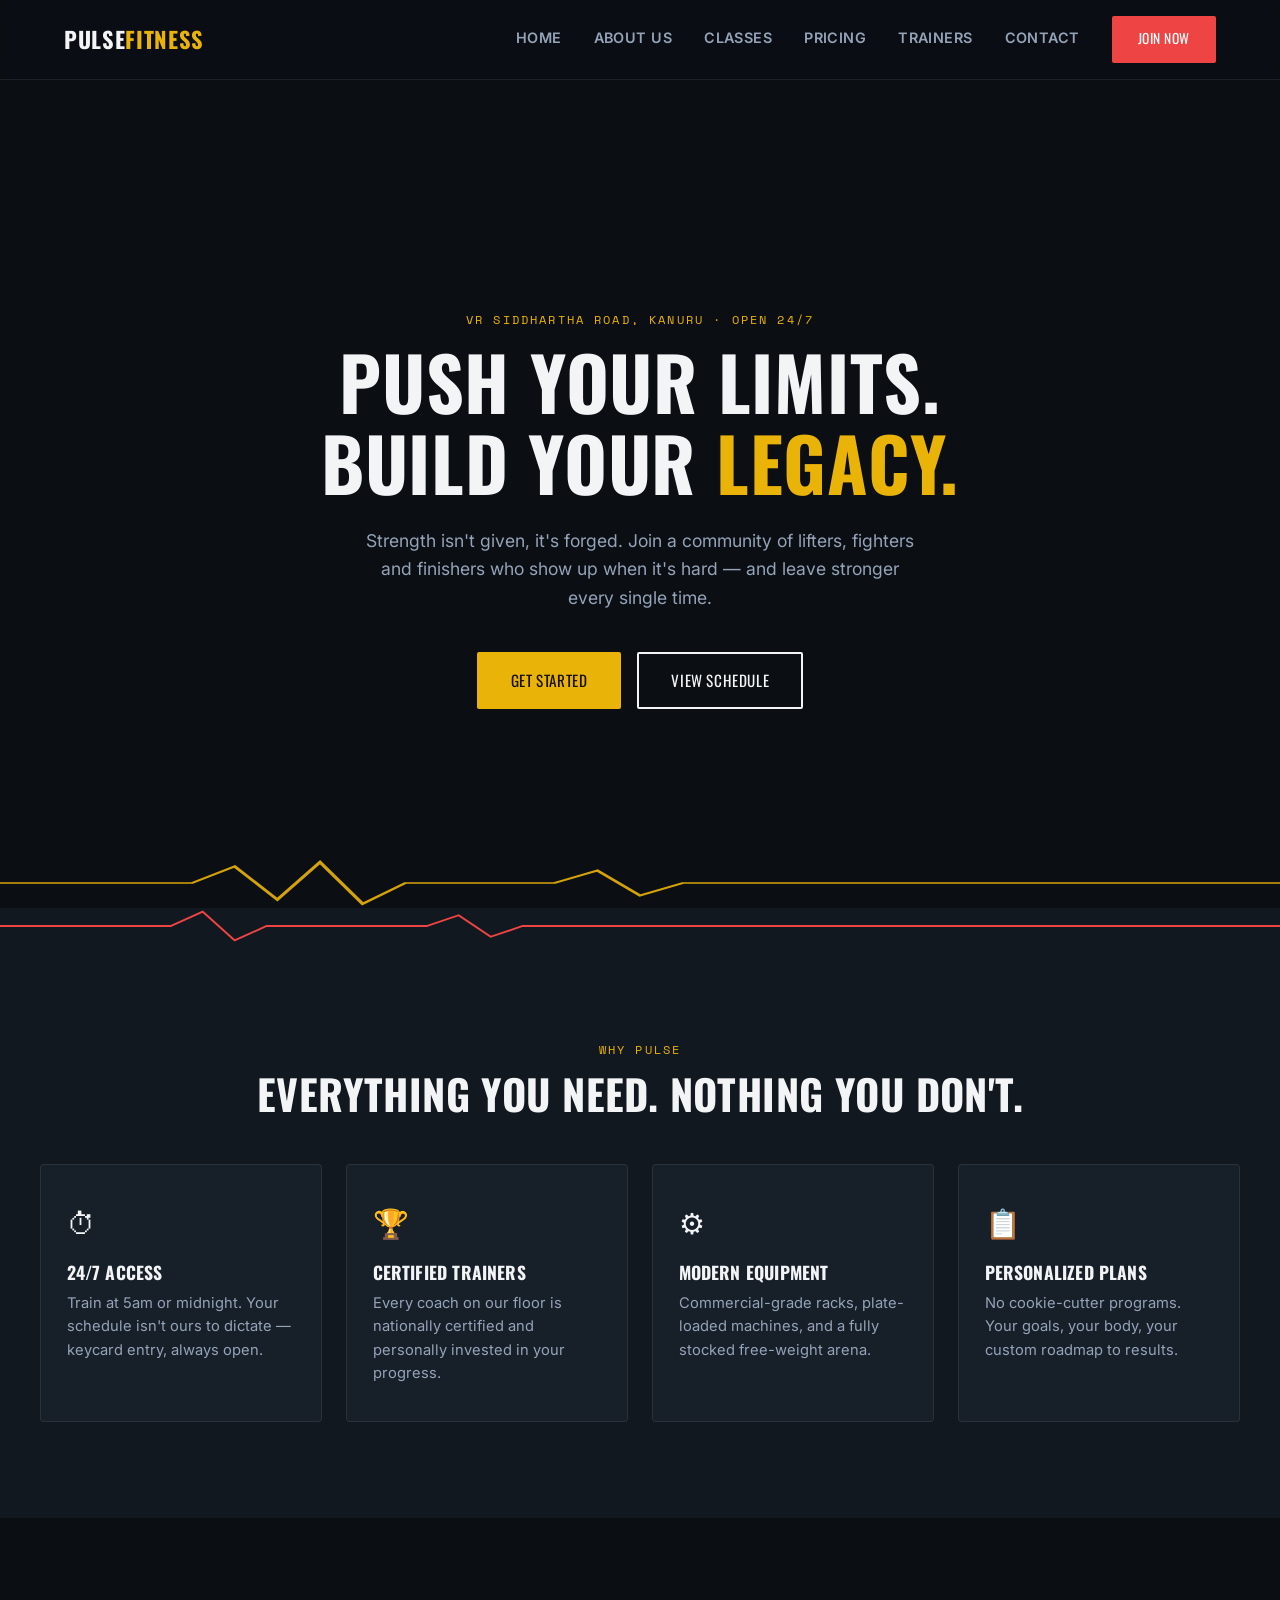
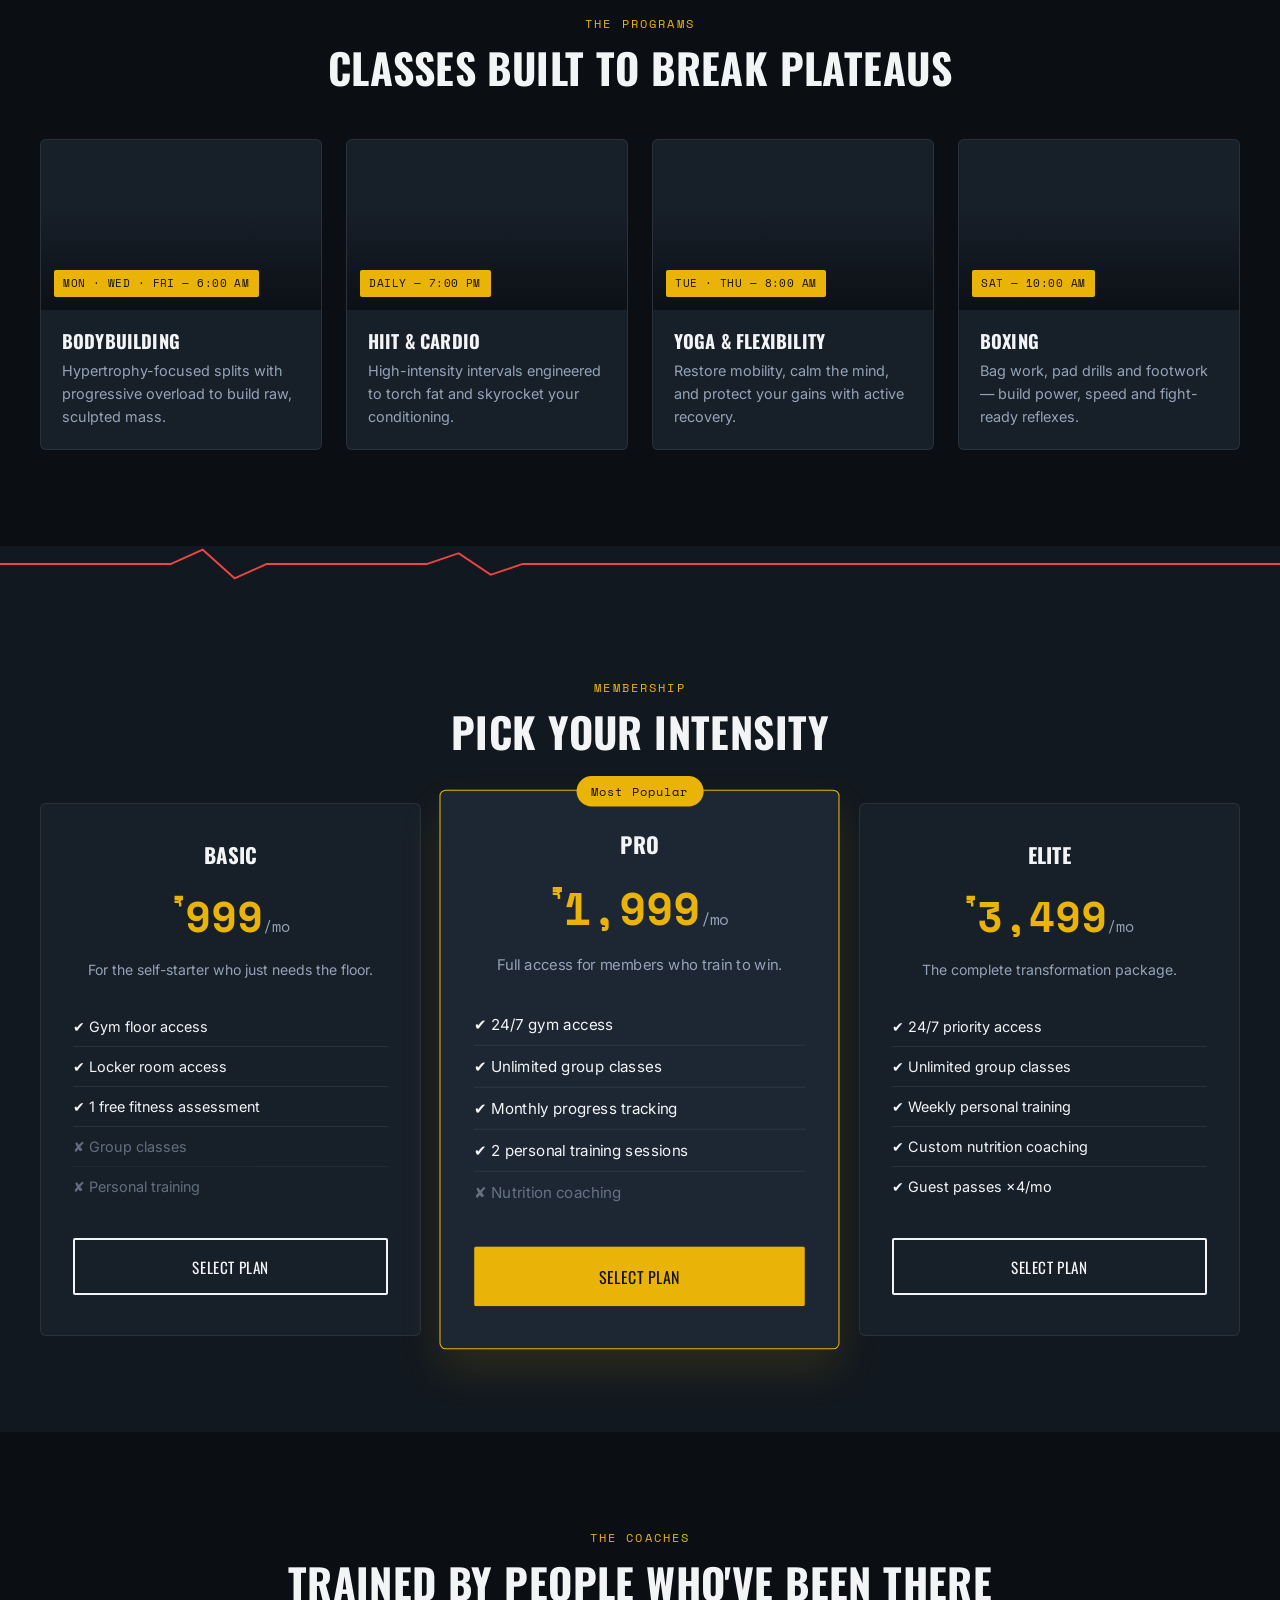
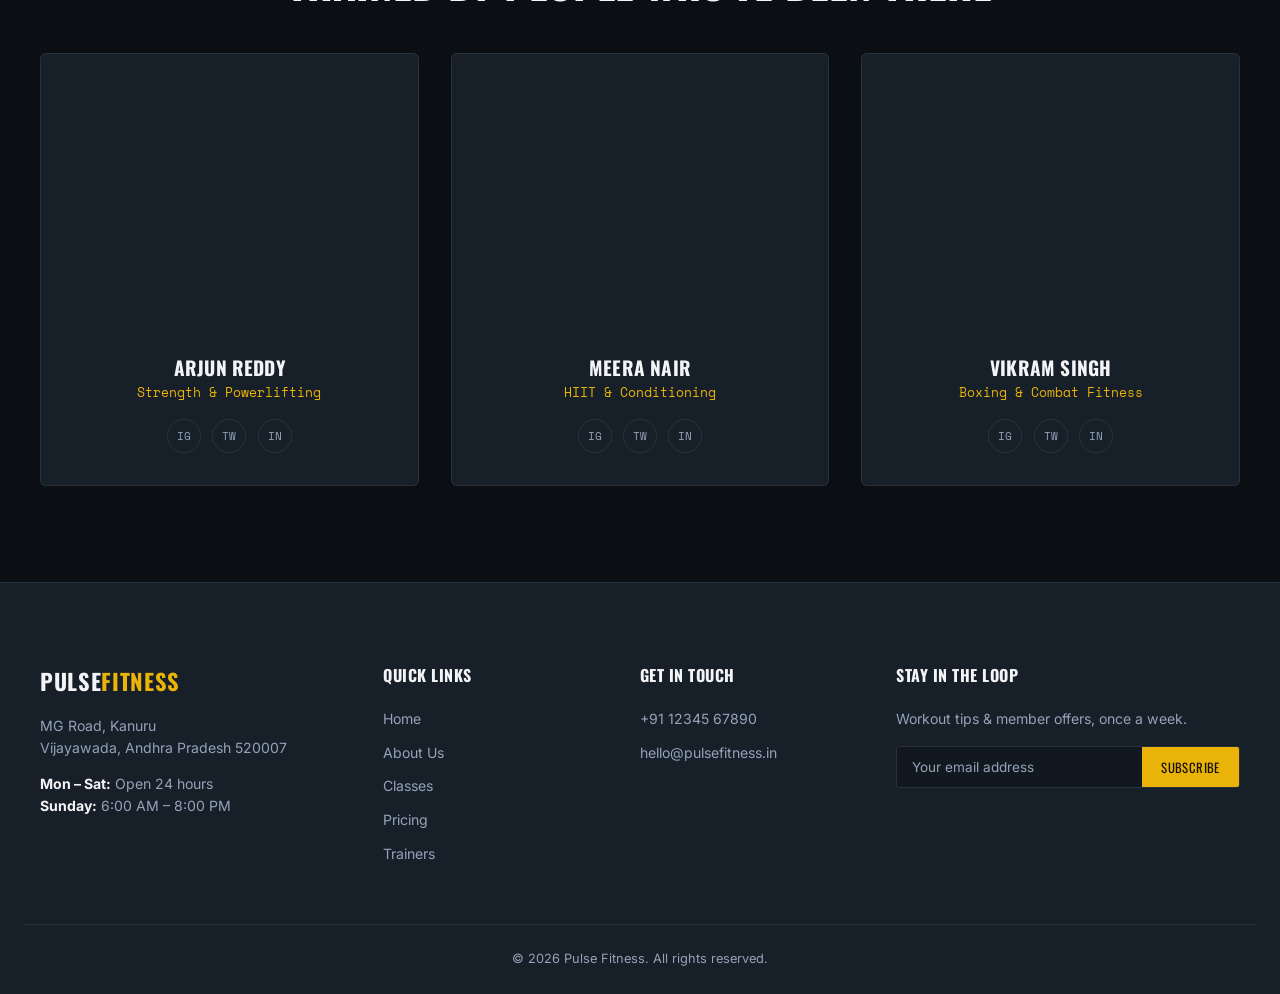
<file: proj4-GYM/index.html>
<!DOCTYPE html>
<html lang="en">
<head>
<meta charset="UTF-8">
<meta name="viewport" content="width=device-width, initial-scale=1.0">
<title>PULSE FITNESS — Train Different</title>
<link rel="preconnect" href="https://fonts.googleapis.com">
<link rel="preconnect" href="https://fonts.gstatic.com" crossorigin>
<link href="https://fonts.googleapis.com/css2?family=Oswald:wght@400;500;600;700&family=Inter:wght@400;500;600;700&family=Space+Mono:wght@400;700&display=swap" rel="stylesheet">
<link rel="stylesheet" href="styles.css">
</head>
<body>

<!-- ============ NAVIGATION ============ -->
<header class="site-header">
  <div class="nav-wrap">
    <a href="#home" class="logo">PULSE<span>FITNESS</span></a>

    <input type="checkbox" id="nav-toggle" class="nav-toggle">
    <label for="nav-toggle" class="hamburger" aria-label="Open menu">
      <span></span><span></span><span></span>
    </label>

    <nav class="main-nav">
      <a href="#home">Home</a>
      <a href="#about">About Us</a>
      <a href="#classes">Classes</a>
      <a href="#pricing">Pricing</a>
      <a href="#trainers">Trainers</a>
      <a href="#contact">Contact</a>
      <a href="#pricing" class="btn btn-cta nav-cta">Join Now</a>
    </nav>
  </div>
</header>

<!-- ============ HERO ============ -->
<section id="home" class="hero">
  <div class="hero-overlay"></div>
  <div class="hero-content">
    <p class="eyebrow">VR SIDDHARTHA ROAD, KANURU · OPEN 24/7</p>
    <h1>PUSH YOUR LIMITS.<br>BUILD YOUR <span class="hl">LEGACY.</span></h1>
    <p class="hero-tagline">Strength isn't given, it's forged. Join a community of lifters, fighters and finishers who show up when it's hard — and leave stronger every single time.</p>
    <div class="hero-actions">
      <a href="#pricing" class="btn btn-primary">Get Started</a>
      <a href="#classes" class="btn btn-outline">View Schedule</a>
    </div>
  </div>
  <div class="hero-pulse" aria-hidden="true">
    <svg viewBox="0 0 600 60" preserveAspectRatio="none">
      <polyline points="0,30 90,30 110,10 130,50 150,5 170,55 190,30 260,30 280,15 300,45 320,30 600,30" />
    </svg>
  </div>
</section>

<div class="pulse-divider" aria-hidden="true">
  <svg viewBox="0 0 1200 40" preserveAspectRatio="none">
    <polyline points="0,20 160,20 190,4 220,36 250,20 400,20 430,8 460,32 490,20 1200,20" />
  </svg>
</div>

<!-- ============ FEATURES ============ -->
<section id="about" class="features">
  <div class="section-head">
    <p class="eyebrow">WHY PULSE</p>
    <h2>Everything you need. Nothing you don't.</h2>
  </div>
  <div class="feature-grid">
    <article class="feature-card">
      <div class="feature-icon">⏱</div>
      <h3>24/7 Access</h3>
      <p>Train at 5am or midnight. Your schedule isn't ours to dictate — keycard entry, always open.</p>
    </article>
    <article class="feature-card">
      <div class="feature-icon">🏆</div>
      <h3>Certified Trainers</h3>
      <p>Every coach on our floor is nationally certified and personally invested in your progress.</p>
    </article>
    <article class="feature-card">
      <div class="feature-icon">⚙</div>
      <h3>Modern Equipment</h3>
      <p>Commercial-grade racks, plate-loaded machines, and a fully stocked free-weight arena.</p>
    </article>
    <article class="feature-card">
      <div class="feature-icon">📋</div>
      <h3>Personalized Plans</h3>
      <p>No cookie-cutter programs. Your goals, your body, your custom roadmap to results.</p>
    </article>
  </div>
</section>

<!-- ============ CLASSES ============ -->
<section id="classes" class="classes">
  <div class="section-head">
    <p class="eyebrow">THE PROGRAMS</p>
    <h2>Classes built to break plateaus</h2>
  </div>
  <div class="class-grid">

    <article class="class-card">
      <div class="class-img" style="background-image:url('https://images.unsplash.com/photo-1517836357463-d25dfeac3438?auto=format&fit=crop&w=800&q=80');">
        <span class="badge">MON · WED · FRI — 6:00 AM</span>
      </div>
      <div class="class-body">
        <h3>Bodybuilding</h3>
        <p>Hypertrophy-focused splits with progressive overload to build raw, sculpted mass.</p>
      </div>
    </article>

    <article class="class-card">
      <div class="class-img" style="background-image:url('https://images.unsplash.com/photo-1517963879433-6ad2b056d712?auto=format&fit=crop&w=800&q=80');">
        <span class="badge">DAILY — 7:00 PM</span>
      </div>
      <div class="class-body">
        <h3>HIIT &amp; Cardio</h3>
        <p>High-intensity intervals engineered to torch fat and skyrocket your conditioning.</p>
      </div>
    </article>

    <article class="class-card">
      <div class="class-img" style="background-image:url('https://images.unsplash.com/photo-1544367567-0f2fcb009e0b?auto=format&fit=crop&w=800&q=80');">
        <span class="badge">TUE · THU — 8:00 AM</span>
      </div>
      <div class="class-body">
        <h3>Yoga &amp; Flexibility</h3>
        <p>Restore mobility, calm the mind, and protect your gains with active recovery.</p>
      </div>
    </article>

    <article class="class-card">
      <div class="class-img" style="background-image:url('https://images.unsplash.com/photo-1549719386-74dfcbf7dbed?auto=format&fit=crop&w=800&q=80');">
        <span class="badge">SAT — 10:00 AM</span>
      </div>
      <div class="class-body">
        <h3>Boxing</h3>
        <p>Bag work, pad drills and footwork — build power, speed and fight-ready reflexes.</p>
      </div>
    </article>

  </div>
</section>

<div class="pulse-divider" aria-hidden="true">
  <svg viewBox="0 0 1200 40" preserveAspectRatio="none">
    <polyline points="0,20 160,20 190,4 220,36 250,20 400,20 430,8 460,32 490,20 1200,20" />
  </svg>
</div>

<!-- ============ PRICING ============ -->
<section id="pricing" class="pricing">
  <div class="section-head">
    <p class="eyebrow">MEMBERSHIP</p>
    <h2>Pick your intensity</h2>
  </div>
  <div class="pricing-grid">

    <article class="price-card">
      <h3>Basic</h3>
      <p class="price"><span class="currency">₹</span>999<span class="period">/mo</span></p>
      <p class="plan-desc">For the self-starter who just needs the floor.</p>
      <ul class="plan-features">
        <li>✔ Gym floor access</li>
        <li>✔ Locker room access</li>
        <li>✔ 1 free fitness assessment</li>
        <li class="off">✘ Group classes</li>
        <li class="off">✘ Personal training</li>
      </ul>
      <a href="#contact" class="btn btn-outline plan-btn">Select Plan</a>
    </article>

    <article class="price-card popular">
      <span class="popular-tag">Most Popular</span>
      <h3>Pro</h3>
      <p class="price"><span class="currency">₹</span>1,999<span class="period">/mo</span></p>
      <p class="plan-desc">Full access for members who train to win.</p>
      <ul class="plan-features">
        <li>✔ 24/7 gym access</li>
        <li>✔ Unlimited group classes</li>
        <li>✔ Monthly progress tracking</li>
        <li>✔ 2 personal training sessions</li>
        <li class="off">✘ Nutrition coaching</li>
      </ul>
      <a href="#contact" class="btn btn-primary plan-btn">Select Plan</a>
    </article>

    <article class="price-card">
      <h3>Elite</h3>
      <p class="price"><span class="currency">₹</span>3,499<span class="period">/mo</span></p>
      <p class="plan-desc">The complete transformation package.</p>
      <ul class="plan-features">
        <li>✔ 24/7 priority access</li>
        <li>✔ Unlimited group classes</li>
        <li>✔ Weekly personal training</li>
        <li>✔ Custom nutrition coaching</li>
        <li>✔ Guest passes ×4/mo</li>
      </ul>
      <a href="#contact" class="btn btn-outline plan-btn">Select Plan</a>
    </article>

  </div>
</section>

<!-- ============ TRAINERS ============ -->
<section id="trainers" class="trainers">
  <div class="section-head">
    <p class="eyebrow">THE COACHES</p>
    <h2>Trained by people who've been there</h2>
  </div>
  <div class="trainer-grid">

    <article class="trainer-card">
      <div class="trainer-photo" style="background-image:url('https://images.unsplash.com/photo-1571019613454-1cb2f99b2d8b?auto=format&fit=crop&w=600&q=80');"></div>
      <h3>Arjun Reddy</h3>
      <p class="specialty">Strength &amp; Powerlifting</p>
      <div class="socials">
        <span class="social-icon" aria-label="Instagram">IG</span>
        <span class="social-icon" aria-label="Twitter">TW</span>
        <span class="social-icon" aria-label="LinkedIn">IN</span>
      </div>
    </article>

    <article class="trainer-card">
      <div class="trainer-photo" style="background-image:url('https://images.unsplash.com/photo-1517841905240-472988babdf9?auto=format&fit=crop&w=600&q=80');"></div>
      <h3>Meera Nair</h3>
      <p class="specialty">HIIT &amp; Conditioning</p>
      <div class="socials">
        <span class="social-icon" aria-label="Instagram">IG</span>
        <span class="social-icon" aria-label="Twitter">TW</span>
        <span class="social-icon" aria-label="LinkedIn">IN</span>
      </div>
    </article>

    <article class="trainer-card">
      <div class="trainer-photo" style="background-image:url('https://images.unsplash.com/photo-1548690312-e3b507d8c110?auto=format&fit=crop&w=600&q=80');"></div>
      <h3>Vikram Singh</h3>
      <p class="specialty">Boxing &amp; Combat Fitness</p>
      <div class="socials">
        <span class="social-icon" aria-label="Instagram">IG</span>
        <span class="social-icon" aria-label="Twitter">TW</span>
        <span class="social-icon" aria-label="LinkedIn">IN</span>
      </div>
    </article>

  </div>
</section>

<!-- ============ FOOTER ============ -->
<footer id="contact" class="site-footer">
  <div class="footer-grid">

    <div class="footer-col">
      <a href="#home" class="logo">PULSE<span>FITNESS</span></a>
      <p>MG Road, Kanuru<br>Vijayawada, Andhra Pradesh 520007</p>
      <p class="hours"><strong>Mon – Sat:</strong> Open 24 hours<br><strong>Sunday:</strong> 6:00 AM – 8:00 PM</p>
    </div>

    <div class="footer-col">
      <h4>Quick Links</h4>
      <a href="#home">Home</a>
      <a href="#about">About Us</a>
      <a href="#classes">Classes</a>
      <a href="#pricing">Pricing</a>
      <a href="#trainers">Trainers</a>
    </div>

    <div class="footer-col">
      <h4>Get In Touch</h4>
      <a href="tel:+911234567890">+91 12345 67890</a>
      <a href="mailto:hello@pulsefitness.in">hello@pulsefitness.in</a>
    </div>

    <div class="footer-col newsletter">
      <h4>Stay In The Loop</h4>
      <p>Workout tips &amp; member offers, once a week.</p>
      <form class="newsletter-form" onsubmit="return false;">
        <input type="email" placeholder="Your email address" required>
        <button type="submit">Subscribe</button>
      </form>
    </div>

  </div>

  <div class="footer-bottom">
    <p>&copy; 2026 Pulse Fitness. All rights reserved.</p>
  </div>
</footer>

</body>
</html>
</file>
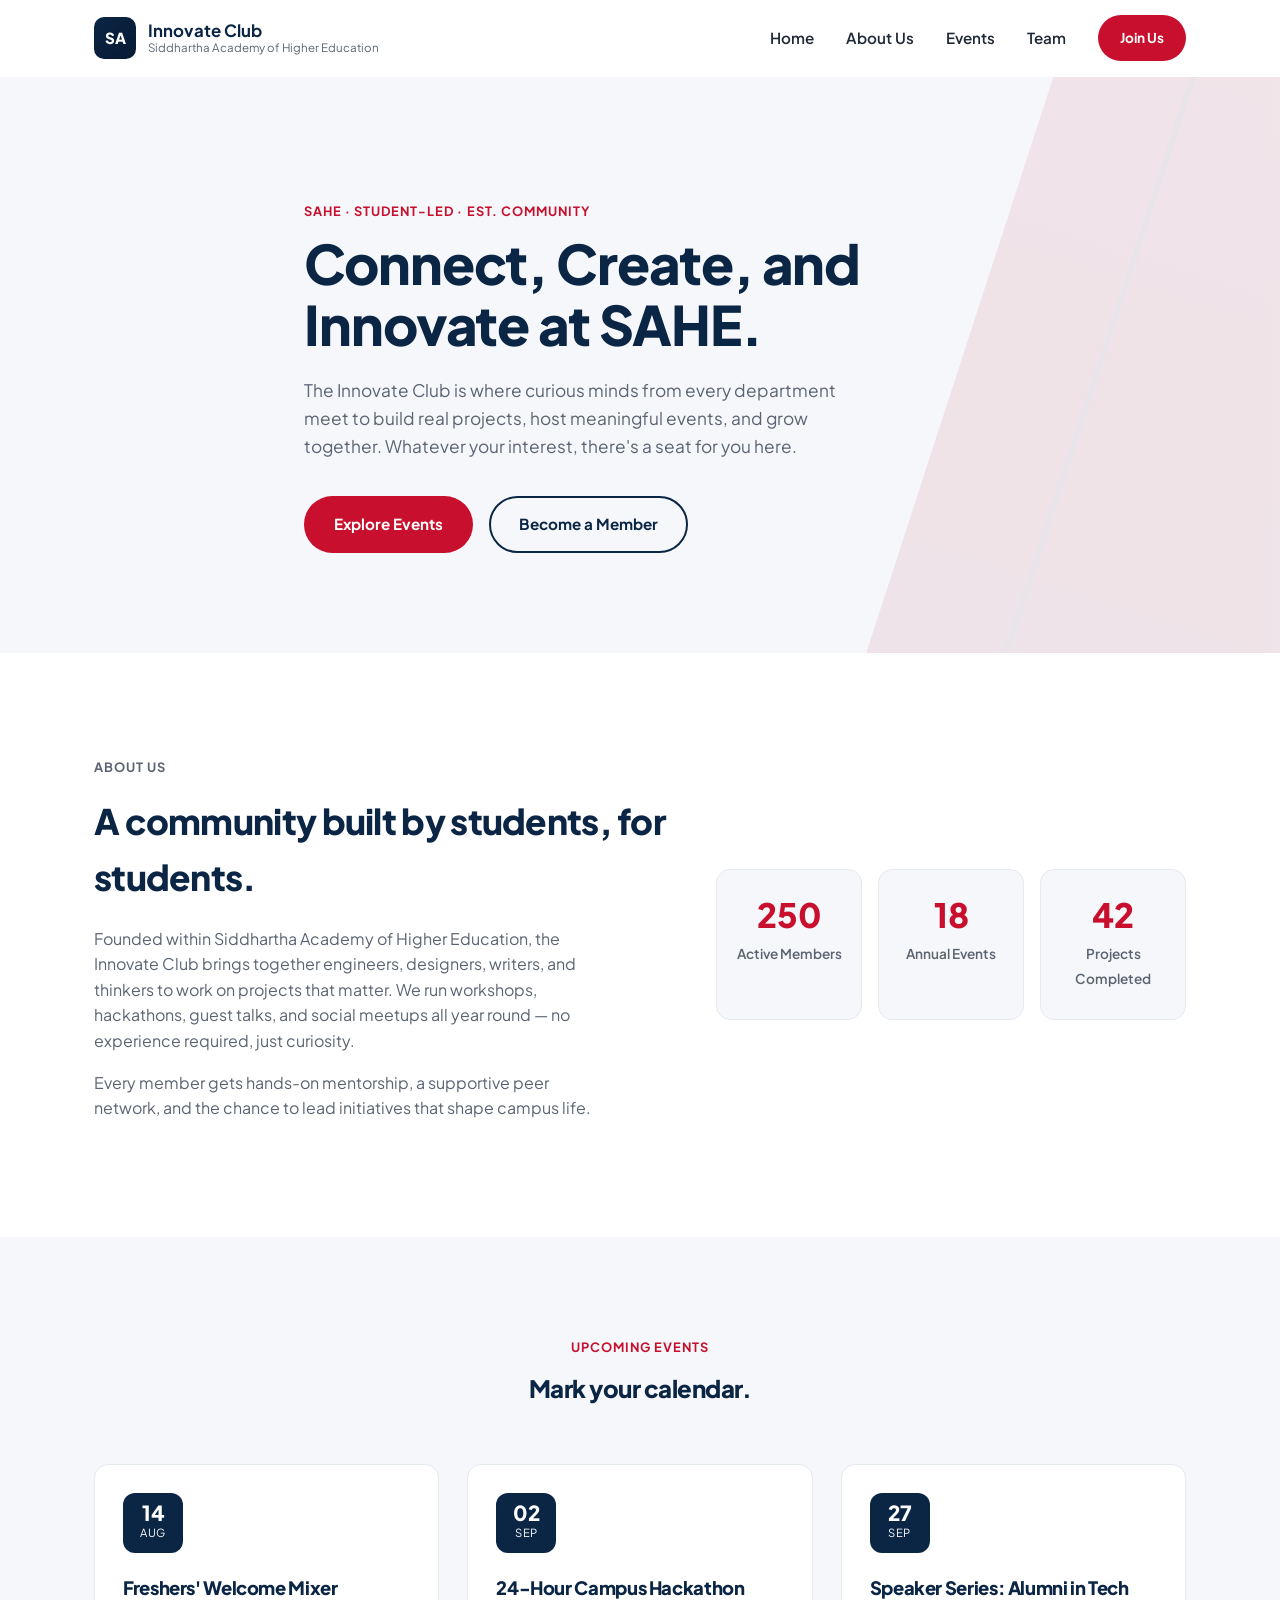
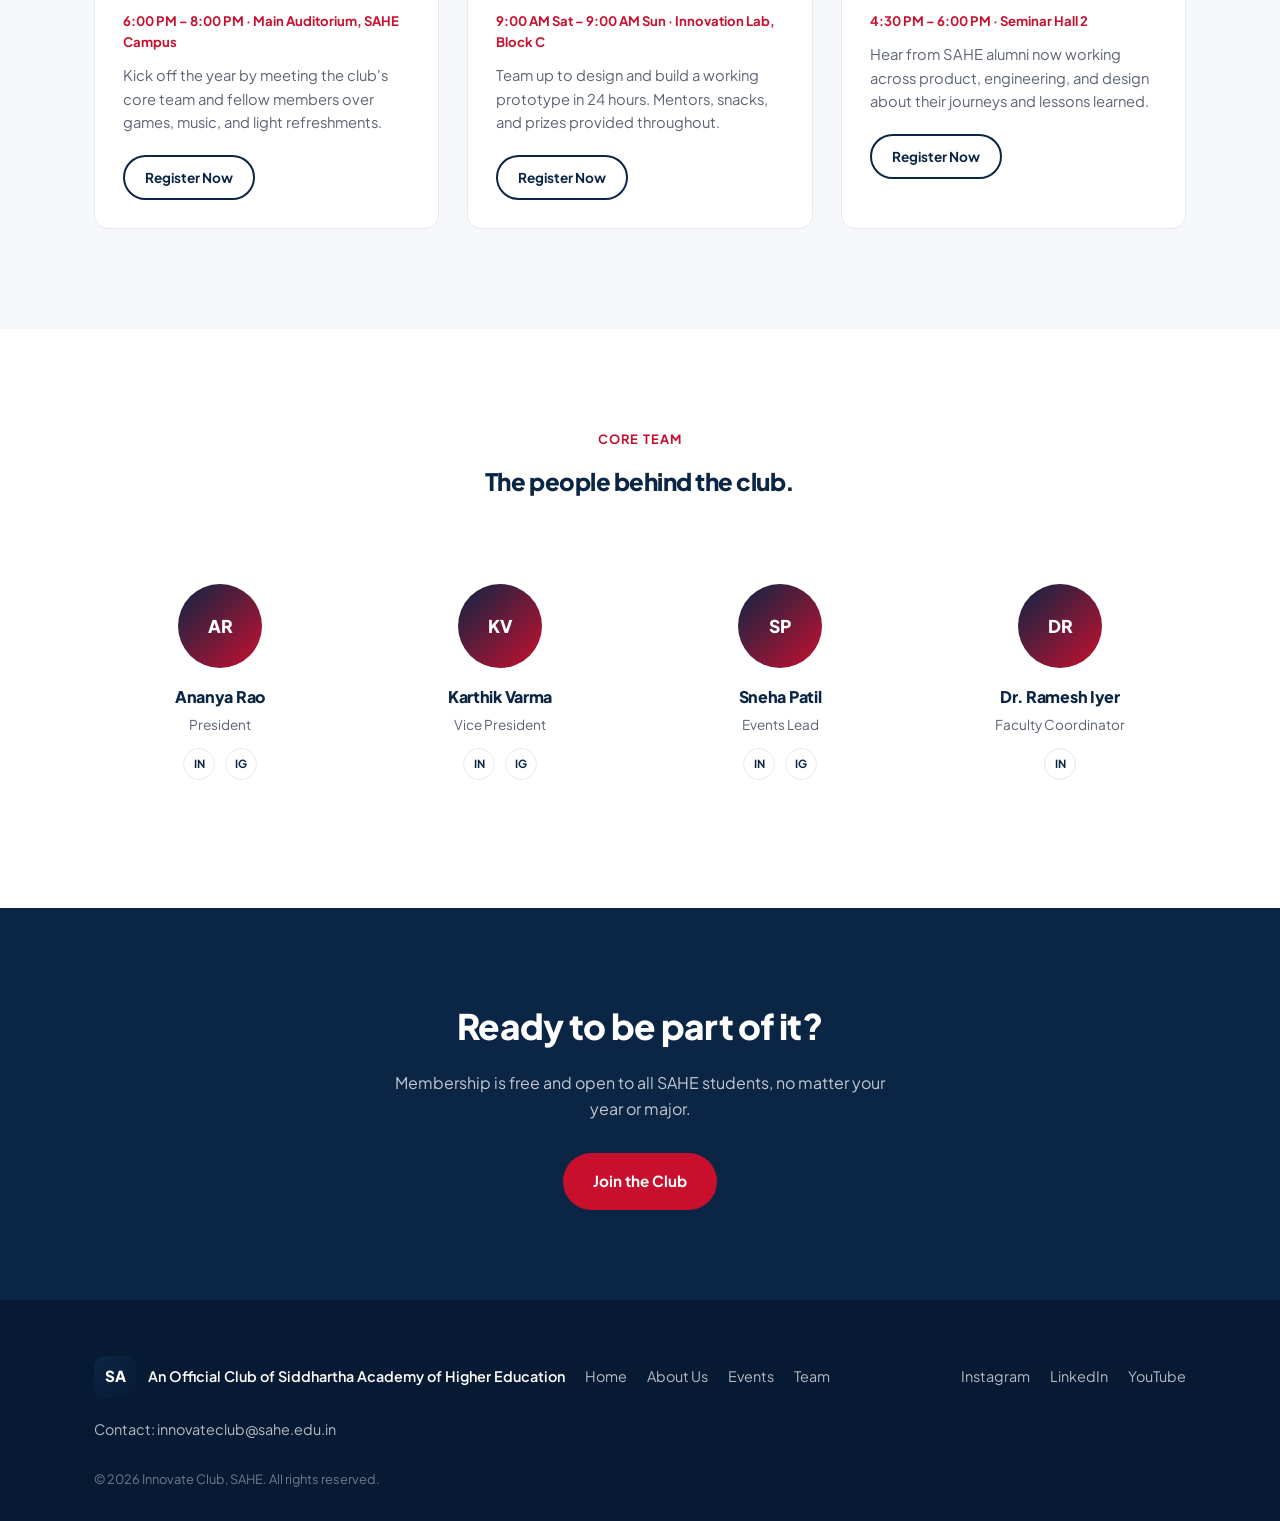
<file: proj5-StudentClubPage/index.html>
<!DOCTYPE html>
<html lang="en">
<head>
<meta charset="UTF-8">
<meta name="viewport" content="width=device-width, initial-scale=1.0">
<title>Innovate Club | Siddhartha Academy of Higher Education</title>
<link rel="preconnect" href="https://fonts.googleapis.com">
<link rel="preconnect" href="https://fonts.gstatic.com" crossorigin>
<link href="https://fonts.googleapis.com/css2?family=Plus+Jakarta+Sans:wght@400;500;600;700;800&display=swap" rel="stylesheet">
<link rel="stylesheet" href="style.css">
</head>
<body>

  <!-- ================= HEADER ================= -->
  <header class="site-header" id="siteHeader">
    <div class="container header-inner">
      <a href="#" class="brand">
        <span class="brand-logo" aria-hidden="true">SA</span>
        <span class="brand-text">
          <strong>Innovate Club</strong>
          <small>Siddhartha Academy of Higher Education</small>
        </span>
      </a>

      <nav class="main-nav" id="mainNav">
        <a href="#home">Home</a>
        <a href="#about">About Us</a>
        <a href="#events">Events</a>
        <a href="#team">Team</a>
        <a href="#join" class="btn btn-primary btn-small">Join Us</a>
      </nav>

      <button class="nav-toggle" id="navToggle" aria-label="Toggle navigation" aria-expanded="false">
        <span></span><span></span><span></span>
      </button>
    </div>
  </header>

  <!-- ================= HERO ================= -->
  <section class="hero" id="home">
    <div class="hero-ribbon" aria-hidden="true"></div>
    <div class="container hero-inner">
      <p class="eyebrow">SAHE · Student-Led · Est. Community</p>
      <h1>Connect, Create, and<br> Innovate at SAHE.</h1>
      <p class="hero-desc">
        The Innovate Club is where curious minds from every department meet to build real projects,
        host meaningful events, and grow together. Whatever your interest, there's a seat for you here.
      </p>
      <div class="hero-actions">
        <a href="#events" class="btn btn-primary">Explore Events</a>
        <a href="#join" class="btn btn-outline">Become a Member</a>
      </div>
    </div>
  </section>

  <!-- ================= ABOUT ================= -->
  <section class="about" id="about">
    <div class="container about-grid">
      <div class="about-text">
        <p class="eyebrow">About Us</p>
        <h2>A community built by students, for students.</h2>
        <p>
          Founded within Siddhartha Academy of Higher Education, the Innovate Club brings together
          engineers, designers, writers, and thinkers to work on projects that matter. We run
          workshops, hackathons, guest talks, and social meetups all year round — no experience
          required, just curiosity.
        </p>
        <p>
          Every member gets hands-on mentorship, a supportive peer network, and the chance to lead
          initiatives that shape campus life.
        </p>
      </div>

      <div class="about-stats">
        <div class="stat-card">
          <span class="stat-number" data-count="250">0</span>
          <span class="stat-label">Active Members</span>
        </div>
        <div class="stat-card">
          <span class="stat-number" data-count="18">0</span>
          <span class="stat-label">Annual Events</span>
        </div>
        <div class="stat-card">
          <span class="stat-number" data-count="42">0</span>
          <span class="stat-label">Projects Completed</span>
        </div>
      </div>
    </div>
  </section>

  <!-- ================= EVENTS ================= -->
  <section class="events" id="events">
    <div class="container">
      <p class="eyebrow center">Upcoming Events</p>
      <h2 class="center">Mark your calendar.</h2>

      <div class="event-grid">

        <article class="event-card">
          <div class="event-date">
            <span class="day">14</span>
            <span class="month">Aug</span>
          </div>
          <div class="event-body">
            <h3>Freshers' Welcome Mixer</h3>
            <p class="event-meta">6:00 PM – 8:00 PM · Main Auditorium, SAHE Campus</p>
            <p class="event-summary">
              Kick off the year by meeting the club's core team and fellow members over games,
              music, and light refreshments.
            </p>
            <a href="#join" class="btn btn-outline btn-small">Register Now</a>
          </div>
        </article>

        <article class="event-card">
          <div class="event-date">
            <span class="day">02</span>
            <span class="month">Sep</span>
          </div>
          <div class="event-body">
            <h3>24-Hour Campus Hackathon</h3>
            <p class="event-meta">9:00 AM Sat – 9:00 AM Sun · Innovation Lab, Block C</p>
            <p class="event-summary">
              Team up to design and build a working prototype in 24 hours. Mentors, snacks, and
              prizes provided throughout.
            </p>
            <a href="#join" class="btn btn-outline btn-small">Register Now</a>
          </div>
        </article>

        <article class="event-card">
          <div class="event-date">
            <span class="day">27</span>
            <span class="month">Sep</span>
          </div>
          <div class="event-body">
            <h3>Speaker Series: Alumni in Tech</h3>
            <p class="event-meta">4:30 PM – 6:00 PM · Seminar Hall 2</p>
            <p class="event-summary">
              Hear from SAHE alumni now working across product, engineering, and design about
              their journeys and lessons learned.
            </p>
            <a href="#join" class="btn btn-outline btn-small">Register Now</a>
          </div>
        </article>

      </div>
    </div>
  </section>

  <!-- ================= TEAM ================= -->
  <section class="team" id="team">
    <div class="container">
      <p class="eyebrow center">Core Team</p>
      <h2 class="center">The people behind the club.</h2>

      <div class="team-grid">

        <div class="team-card">
          <div class="avatar" aria-hidden="true">AR</div>
          <h3>Ananya Rao</h3>
          <p class="role">President</p>
          <div class="socials">
            <a href="#" aria-label="LinkedIn">in</a>
            <a href="#" aria-label="Instagram">ig</a>
          </div>
        </div>

        <div class="team-card">
          <div class="avatar" aria-hidden="true">KV</div>
          <h3>Karthik Varma</h3>
          <p class="role">Vice President</p>
          <div class="socials">
            <a href="#" aria-label="LinkedIn">in</a>
            <a href="#" aria-label="Instagram">ig</a>
          </div>
        </div>

        <div class="team-card">
          <div class="avatar" aria-hidden="true">SP</div>
          <h3>Sneha Patil</h3>
          <p class="role">Events Lead</p>
          <div class="socials">
            <a href="#" aria-label="LinkedIn">in</a>
            <a href="#" aria-label="Instagram">ig</a>
          </div>
        </div>

        <div class="team-card">
          <div class="avatar" aria-hidden="true">DR</div>
          <h3>Dr. Ramesh Iyer</h3>
          <p class="role">Faculty Coordinator</p>
          <div class="socials">
            <a href="#" aria-label="LinkedIn">in</a>
          </div>
        </div>

      </div>
    </div>
  </section>

  <!-- ================= JOIN CTA ================= -->
  <section class="join-cta" id="join">
    <div class="container join-inner">
      <h2>Ready to be part of it?</h2>
      <p>Membership is free and open to all SAHE students, no matter your year or major.</p>
      <a href="mailto:innovateclub@sahe.edu.in" class="btn btn-primary">Join the Club</a>
    </div>
  </section>

  <!-- ================= FOOTER ================= -->
  <footer class="site-footer">
    <div class="container footer-inner">
      <div class="footer-brand">
        <span class="brand-logo" aria-hidden="true">SA</span>
        <p>An Official Club of Siddhartha Academy of Higher Education</p>
      </div>

      <nav class="footer-links">
        <a href="#home">Home</a>
        <a href="#about">About Us</a>
        <a href="#events">Events</a>
        <a href="#team">Team</a>
      </nav>

      <div class="footer-social">
        <a href="#" aria-label="Instagram">Instagram</a>
        <a href="#" aria-label="LinkedIn">LinkedIn</a>
        <a href="#" aria-label="YouTube">YouTube</a>
      </div>

      <p class="footer-contact">Contact: innovateclub@sahe.edu.in</p>
      <p class="footer-copy">&copy; 2026 Innovate Club, SAHE. All rights reserved.</p>
    </div>
  </footer>

<script src="script.js"></script>
</body>
</html>
</file>
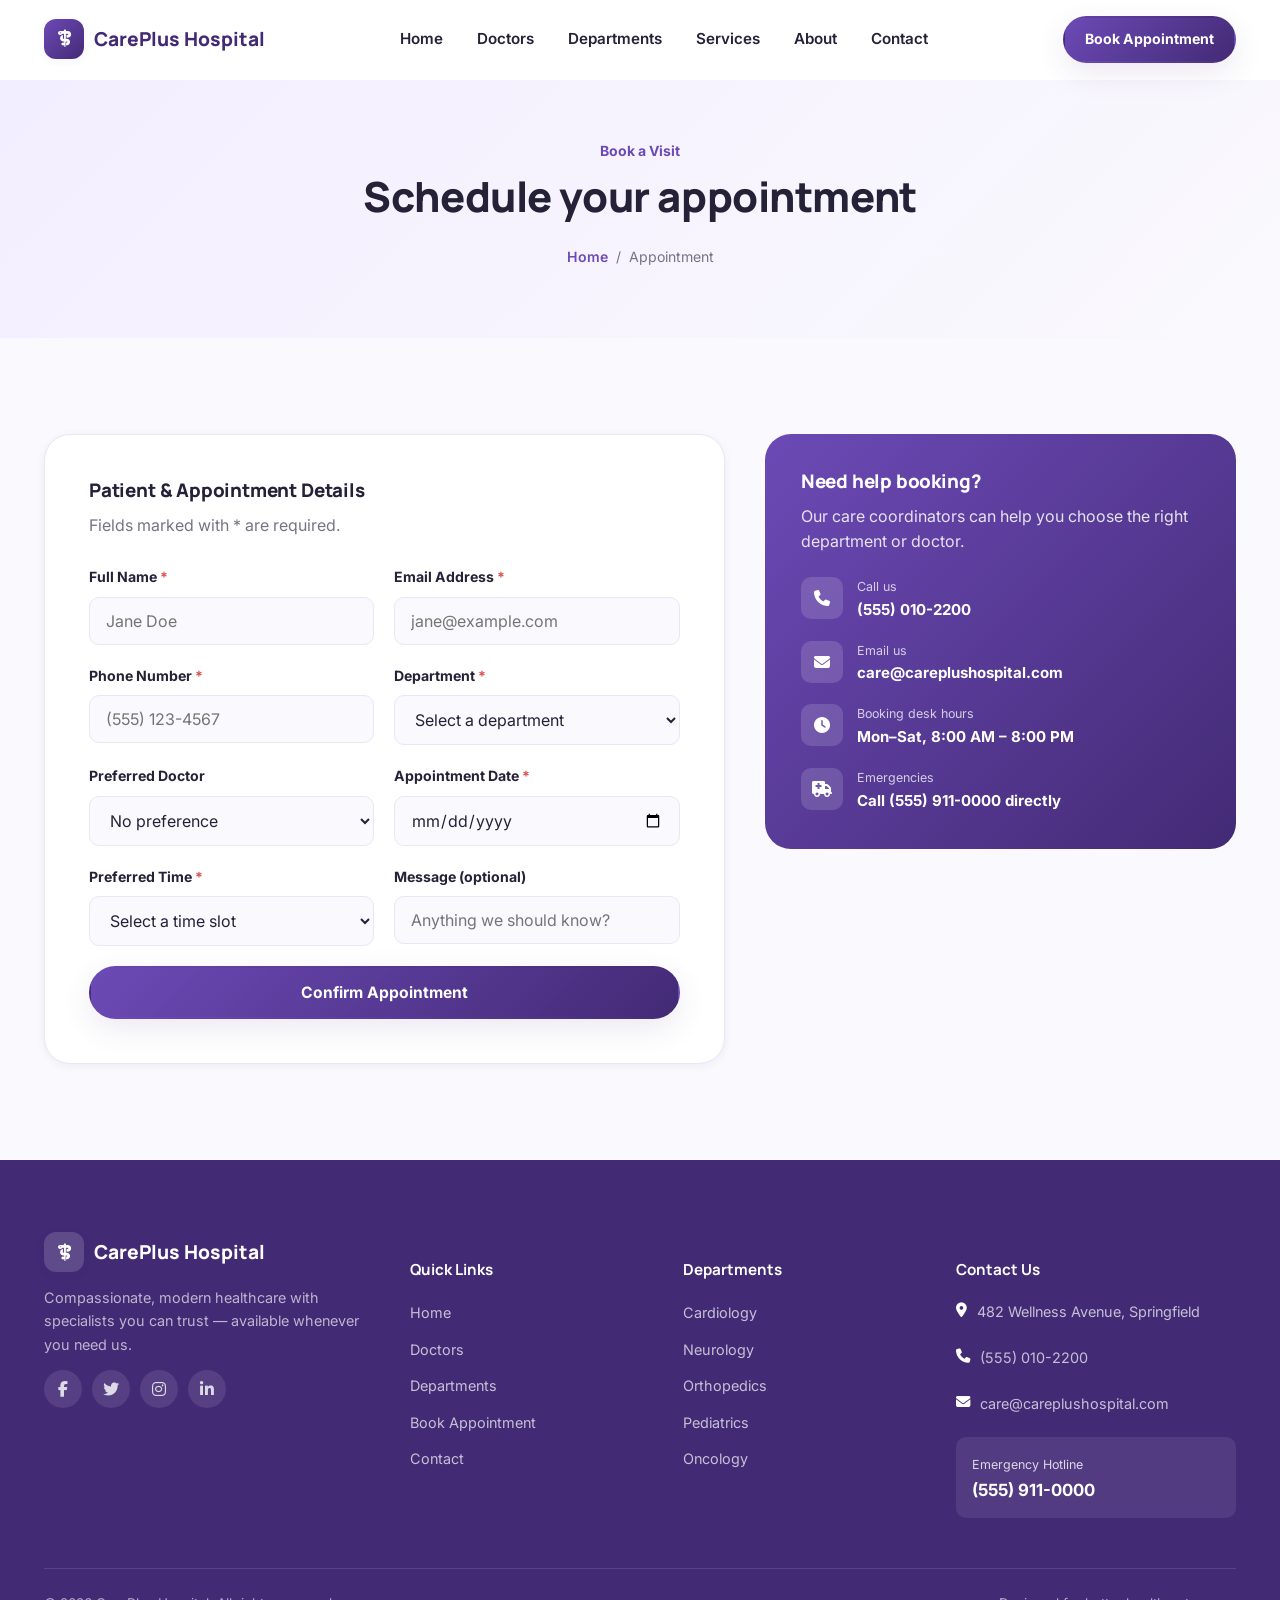
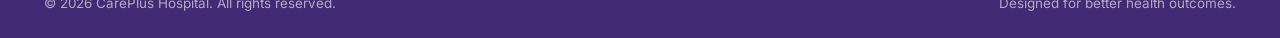
<file: hospital-page/appointment.html>
<!DOCTYPE html>
<html lang="en">
<head>
<meta charset="UTF-8">
<meta name="viewport" content="width=device-width, initial-scale=1.0">
<title>Book an Appointment — CarePlus Hospital</title>
<meta name="description" content="Book an appointment with a CarePlus Hospital specialist online in under two minutes.">
<link rel="preconnect" href="https://fonts.googleapis.com">
<link rel="stylesheet" href="css/style.css">
<link rel="stylesheet" href="https://cdnjs.cloudflare.com/ajax/libs/font-awesome/6.5.1/css/all.min.css">
</head>
<body>

<header class="navbar">
  <div class="nav-inner">
    <a href="index.html" class="brand">
      <span class="brand-mark"><i class="fa-solid fa-staff-snake"></i></span>
      CarePlus Hospital
    </a>
    <nav class="nav-links" aria-label="Primary">
      <a href="index.html">Home</a>
      <a href="doctors.html">Doctors</a>
      <a href="departments.html">Departments</a>
      <a href="index.html#services">Services</a>
      <a href="index.html#about">About</a>
      <a href="contact.html">Contact</a>
    </nav>
    <div class="nav-cta">
      <a href="appointment.html" class="btn btn-primary btn-sm">Book Appointment</a>
      <button class="hamburger" aria-label="Toggle menu" aria-expanded="false">
        <span></span><span></span><span></span>
      </button>
    </div>
  </div>
  <div class="mobile-panel">
    <a href="index.html">Home</a>
    <a href="doctors.html">Doctors</a>
    <a href="departments.html">Departments</a>
    <a href="index.html#services">Services</a>
    <a href="index.html#about">About</a>
    <a href="contact.html">Contact</a>
    <a href="appointment.html" class="btn btn-primary">Book Appointment</a>
  </div>
</header>

<section class="page-hero">
  <div class="container">
    <span class="section-tag">Book a Visit</span>
    <h1>Schedule your appointment</h1>
    <div class="breadcrumb"><a href="index.html">Home</a> / <span>Appointment</span></div>
  </div>
</section>

<section>
  <div class="container">
    <div class="appointment-layout">

      <form class="form-card reveal" id="appointmentForm" novalidate>
        <h3>Patient & Appointment Details</h3>
        <p style="margin-bottom:28px">Fields marked with <span class="req">*</span> are required.</p>

        <div class="form-row">
          <div class="form-group">
            <label for="fullName">Full Name <span class="req">*</span></label>
            <input type="text" id="fullName" name="fullName" required placeholder="Jane Doe">
            <span class="field-error">This field is required.</span>
          </div>
          <div class="form-group">
            <label for="email">Email Address <span class="req">*</span></label>
            <input type="email" id="email" name="email" required placeholder="jane@example.com">
            <span class="field-error">This field is required.</span>
          </div>
        </div>

        <div class="form-row">
          <div class="form-group">
            <label for="phone">Phone Number <span class="req">*</span></label>
            <input type="tel" id="phone" name="phone" required placeholder="(555) 123-4567">
            <span class="field-error">This field is required.</span>
          </div>
          <div class="form-group">
            <label for="department">Department <span class="req">*</span></label>
            <select id="department" name="department" required>
              <option value="">Select a department</option>
              <option>Cardiology</option>
              <option>Neurology</option>
              <option>Orthopedics</option>
              <option>Pediatrics</option>
              <option>Dermatology</option>
              <option>Gynecology</option>
              <option>Oncology</option>
              <option>General Medicine</option>
            </select>
            <span class="field-error">This field is required.</span>
          </div>
        </div>

        <div class="form-row">
          <div class="form-group">
            <label for="doctor">Preferred Doctor</label>
            <select id="doctor" name="doctor">
              <option value="">No preference</option>
              <option>Dr. Sarah Mitchell — Cardiologist</option>
              <option>Dr. Raj Kapoor — Neurologist</option>
              <option>Dr. Emily Chen — Pediatrician</option>
              <option>Dr. David Osei — Orthopedic Surgeon</option>
              <option>Dr. Laura Bennett — Dermatologist</option>
              <option>Dr. Fatima Al-Sayed — Gynecologist</option>
              <option>Dr. Michael Torres — Oncologist</option>
              <option>Dr. Grace Adeyemi — General Physician</option>
            </select>
          </div>
          <div class="form-group">
            <label for="appointmentDate">Appointment Date <span class="req">*</span></label>
            <input type="date" id="appointmentDate" name="appointmentDate" required>
            <span class="field-error">This field is required.</span>
          </div>
        </div>

        <div class="form-row">
          <div class="form-group">
            <label for="time">Preferred Time <span class="req">*</span></label>
            <select id="time" name="time" required>
              <option value="">Select a time slot</option>
              <option>9:00 AM – 10:00 AM</option>
              <option>10:00 AM – 11:00 AM</option>
              <option>11:00 AM – 12:00 PM</option>
              <option>2:00 PM – 3:00 PM</option>
              <option>3:00 PM – 4:00 PM</option>
              <option>4:00 PM – 5:00 PM</option>
            </select>
            <span class="field-error">This field is required.</span>
          </div>
          <div class="form-group">
            <label for="message">Message (optional)</label>
            <input type="text" id="message" name="message" placeholder="Anything we should know?">
          </div>
        </div>

        <button type="submit" class="btn btn-primary btn-block">Confirm Appointment</button>
      </form>

      <div class="info-card reveal">
        <h3>Need help booking?</h3>
        <p style="color:rgba(255,255,255,0.85)">Our care coordinators can help you choose the right department or doctor.</p>
        <ul>
          <li>
            <span class="ic"><i class="fa-solid fa-phone"></i></span>
            <div><small>Call us</small><strong>(555) 010-2200</strong></div>
          </li>
          <li>
            <span class="ic"><i class="fa-solid fa-envelope"></i></span>
            <div><small>Email us</small><strong>care@careplushospital.com</strong></div>
          </li>
          <li>
            <span class="ic"><i class="fa-solid fa-clock"></i></span>
            <div><small>Booking desk hours</small><strong>Mon–Sat, 8:00 AM – 8:00 PM</strong></div>
          </li>
          <li>
            <span class="ic"><i class="fa-solid fa-truck-medical"></i></span>
            <div><small>Emergencies</small><strong>Call (555) 911-0000 directly</strong></div>
          </li>
        </ul>
      </div>

    </div>
  </div>
</section>

<footer class="site-footer">
  <div class="container">
    <div class="footer-grid">
      <div class="footer-brand">
        <a href="index.html" class="brand">
          <span class="brand-mark"><i class="fa-solid fa-staff-snake"></i></span>
          CarePlus Hospital
        </a>
        <p>Compassionate, modern healthcare with specialists you can trust — available whenever you need us.</p>
        <div class="social-icons">
          <a href="#" aria-label="Facebook"><i class="fa-brands fa-facebook-f"></i></a>
          <a href="#" aria-label="Twitter"><i class="fa-brands fa-twitter"></i></a>
          <a href="#" aria-label="Instagram"><i class="fa-brands fa-instagram"></i></a>
          <a href="#" aria-label="LinkedIn"><i class="fa-brands fa-linkedin-in"></i></a>
        </div>
      </div>
      <div class="footer-col">
        <h5>Quick Links</h5>
        <ul>
          <li><a href="index.html">Home</a></li>
          <li><a href="doctors.html">Doctors</a></li>
          <li><a href="departments.html">Departments</a></li>
          <li><a href="appointment.html">Book Appointment</a></li>
          <li><a href="contact.html">Contact</a></li>
        </ul>
      </div>
      <div class="footer-col">
        <h5>Departments</h5>
        <ul>
          <li><a href="departments.html#cardiology">Cardiology</a></li>
          <li><a href="departments.html#neurology">Neurology</a></li>
          <li><a href="departments.html#orthopedics">Orthopedics</a></li>
          <li><a href="departments.html#pediatrics">Pediatrics</a></li>
          <li><a href="departments.html#oncology">Oncology</a></li>
        </ul>
      </div>
      <div class="footer-col">
        <h5>Contact Us</h5>
        <ul class="footer-contact">
          <li><i class="fa-solid fa-location-dot"></i> 482 Wellness Avenue, Springfield</li>
          <li><i class="fa-solid fa-phone"></i> (555) 010-2200</li>
          <li><i class="fa-solid fa-envelope"></i> care@careplushospital.com</li>
        </ul>
        <div class="footer-emergency">
          <span style="font-size:0.78rem">Emergency Hotline</span>
          <strong>(555) 911-0000</strong>
        </div>
      </div>
    </div>
    <div class="footer-bottom">
      <span>&copy; 2026 CarePlus Hospital. All rights reserved.</span>
      <span>Designed for better health outcomes.</span>
    </div>
  </div>
</footer>

<button class="back-to-top" aria-label="Back to top"><i class="fa-solid fa-arrow-up"></i></button>

<script src="js/script.js"></script>
</body>
</html>
</file>
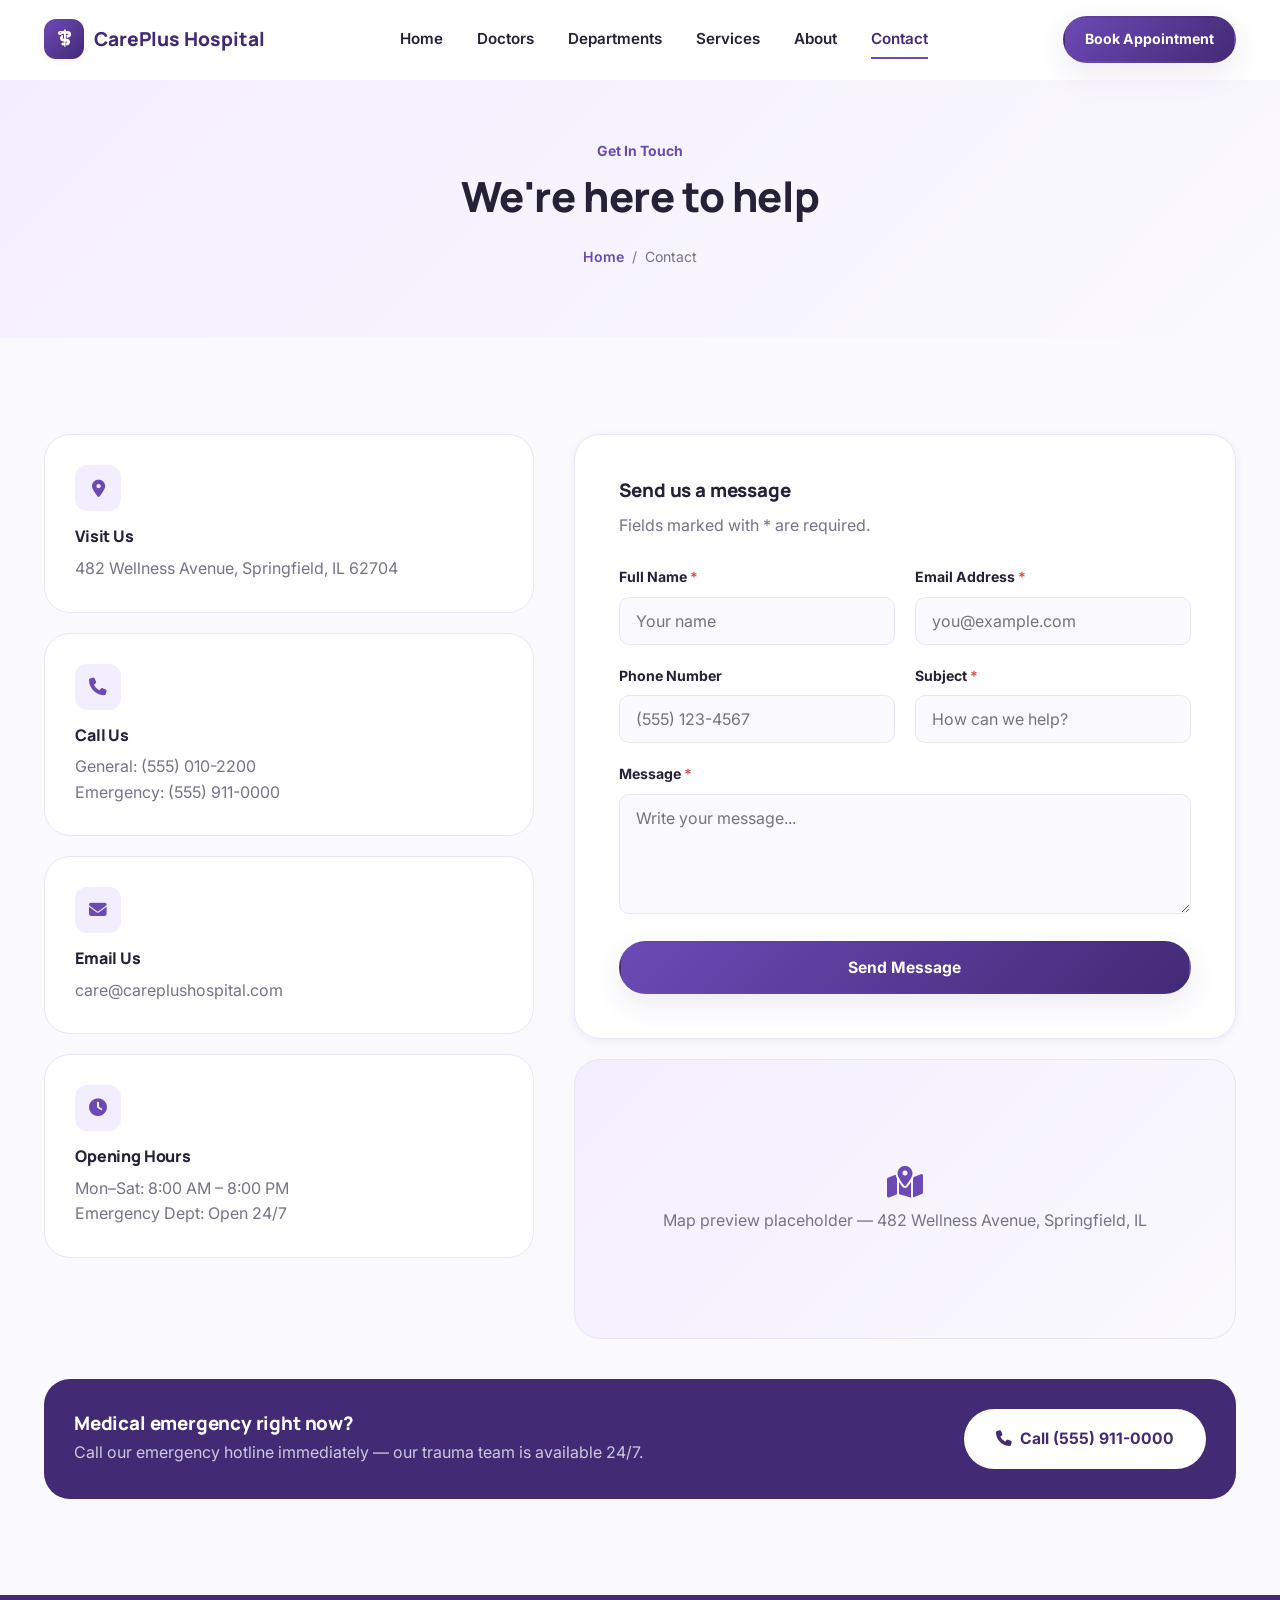
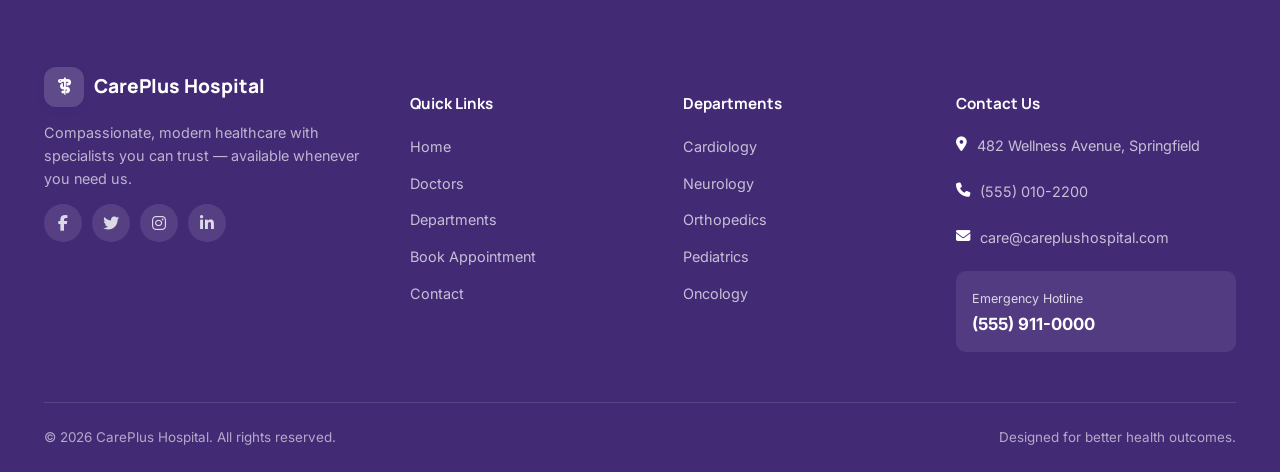
<file: hospital-page/contact.html>
<!DOCTYPE html>
<html lang="en">
<head>
<meta charset="UTF-8">
<meta name="viewport" content="width=device-width, initial-scale=1.0">
<title>Contact Us — CarePlus Hospital</title>
<meta name="description" content="Contact CarePlus Hospital for appointments, general inquiries, or emergencies. Address, phone, email and opening hours.">
<link rel="preconnect" href="https://fonts.googleapis.com">
<link rel="stylesheet" href="css/style.css">
<link rel="stylesheet" href="https://cdnjs.cloudflare.com/ajax/libs/font-awesome/6.5.1/css/all.min.css">
</head>
<body>

<header class="navbar">
  <div class="nav-inner">
    <a href="index.html" class="brand">
      <span class="brand-mark"><i class="fa-solid fa-staff-snake"></i></span>
      CarePlus Hospital
    </a>
    <nav class="nav-links" aria-label="Primary">
      <a href="index.html">Home</a>
      <a href="doctors.html">Doctors</a>
      <a href="departments.html">Departments</a>
      <a href="index.html#services">Services</a>
      <a href="index.html#about">About</a>
      <a href="contact.html">Contact</a>
    </nav>
    <div class="nav-cta">
      <a href="appointment.html" class="btn btn-primary btn-sm">Book Appointment</a>
      <button class="hamburger" aria-label="Toggle menu" aria-expanded="false">
        <span></span><span></span><span></span>
      </button>
    </div>
  </div>
  <div class="mobile-panel">
    <a href="index.html">Home</a>
    <a href="doctors.html">Doctors</a>
    <a href="departments.html">Departments</a>
    <a href="index.html#services">Services</a>
    <a href="index.html#about">About</a>
    <a href="contact.html">Contact</a>
    <a href="appointment.html" class="btn btn-primary">Book Appointment</a>
  </div>
</header>

<section class="page-hero">
  <div class="container">
    <span class="section-tag">Get In Touch</span>
    <h1>We're here to help</h1>
    <div class="breadcrumb"><a href="index.html">Home</a> / <span>Contact</span></div>
  </div>
</section>

<section>
  <div class="container">
    <div class="contact-grid">

      <div class="reveal">
        <div class="contact-info-card">
          <div class="ic"><i class="fa-solid fa-location-dot"></i></div>
          <h4>Visit Us</h4>
          <p style="margin:0">482 Wellness Avenue, Springfield, IL 62704</p>
        </div>
        <div class="contact-info-card">
          <div class="ic"><i class="fa-solid fa-phone"></i></div>
          <h4>Call Us</h4>
          <p style="margin:0">General: (555) 010-2200<br>Emergency: (555) 911-0000</p>
        </div>
        <div class="contact-info-card">
          <div class="ic"><i class="fa-solid fa-envelope"></i></div>
          <h4>Email Us</h4>
          <p style="margin:0">care@careplushospital.com</p>
        </div>
        <div class="contact-info-card">
          <div class="ic"><i class="fa-solid fa-clock"></i></div>
          <h4>Opening Hours</h4>
          <p style="margin:0">Mon–Sat: 8:00 AM – 8:00 PM<br>Emergency Dept: Open 24/7</p>
        </div>
      </div>

      <div class="reveal">
        <div class="form-card">
          <h3>Send us a message</h3>
          <p style="margin-bottom:28px">Fields marked with <span class="req">*</span> are required.</p>
          <form id="contactForm" novalidate>
            <div class="form-row">
              <div class="form-group">
                <label for="cName">Full Name <span class="req">*</span></label>
                <input type="text" id="cName" name="cName" required placeholder="Your name">
                <span class="field-error">This field is required.</span>
              </div>
              <div class="form-group">
                <label for="cEmail">Email Address <span class="req">*</span></label>
                <input type="email" id="cEmail" name="cEmail" required placeholder="you@example.com">
                <span class="field-error">This field is required.</span>
              </div>
            </div>
            <div class="form-row">
              <div class="form-group">
                <label for="cPhone">Phone Number</label>
                <input type="tel" id="cPhone" name="cPhone" placeholder="(555) 123-4567">
                <span class="field-error">Please enter a valid phone number.</span>
              </div>
              <div class="form-group">
                <label for="cSubject">Subject <span class="req">*</span></label>
                <input type="text" id="cSubject" name="cSubject" required placeholder="How can we help?">
                <span class="field-error">This field is required.</span>
              </div>
            </div>
            <div class="form-group">
              <label for="cMessage">Message <span class="req">*</span></label>
              <textarea id="cMessage" name="cMessage" required placeholder="Write your message..."></textarea>
              <span class="field-error">This field is required.</span>
            </div>
            <button type="submit" class="btn btn-primary btn-block">Send Message</button>
          </form>
        </div>

        <div class="map-block">
          <i class="fa-solid fa-map-location-dot"></i>
          <span>Map preview placeholder — 482 Wellness Avenue, Springfield, IL</span>
        </div>
      </div>

    </div>

    <div class="emergency-cta reveal">
      <div>
        <h3>Medical emergency right now?</h3>
        <p>Call our emergency hotline immediately — our trauma team is available 24/7.</p>
      </div>
      <a href="tel:5559110000" class="btn btn-white"><i class="fa-solid fa-phone"></i> Call (555) 911-0000</a>
    </div>
  </div>
</section>

<footer class="site-footer">
  <div class="container">
    <div class="footer-grid">
      <div class="footer-brand">
        <a href="index.html" class="brand">
          <span class="brand-mark"><i class="fa-solid fa-staff-snake"></i></span>
          CarePlus Hospital
        </a>
        <p>Compassionate, modern healthcare with specialists you can trust — available whenever you need us.</p>
        <div class="social-icons">
          <a href="#" aria-label="Facebook"><i class="fa-brands fa-facebook-f"></i></a>
          <a href="#" aria-label="Twitter"><i class="fa-brands fa-twitter"></i></a>
          <a href="#" aria-label="Instagram"><i class="fa-brands fa-instagram"></i></a>
          <a href="#" aria-label="LinkedIn"><i class="fa-brands fa-linkedin-in"></i></a>
        </div>
      </div>
      <div class="footer-col">
        <h5>Quick Links</h5>
        <ul>
          <li><a href="index.html">Home</a></li>
          <li><a href="doctors.html">Doctors</a></li>
          <li><a href="departments.html">Departments</a></li>
          <li><a href="appointment.html">Book Appointment</a></li>
          <li><a href="contact.html">Contact</a></li>
        </ul>
      </div>
      <div class="footer-col">
        <h5>Departments</h5>
        <ul>
          <li><a href="departments.html#cardiology">Cardiology</a></li>
          <li><a href="departments.html#neurology">Neurology</a></li>
          <li><a href="departments.html#orthopedics">Orthopedics</a></li>
          <li><a href="departments.html#pediatrics">Pediatrics</a></li>
          <li><a href="departments.html#oncology">Oncology</a></li>
        </ul>
      </div>
      <div class="footer-col">
        <h5>Contact Us</h5>
        <ul class="footer-contact">
          <li><i class="fa-solid fa-location-dot"></i> 482 Wellness Avenue, Springfield</li>
          <li><i class="fa-solid fa-phone"></i> (555) 010-2200</li>
          <li><i class="fa-solid fa-envelope"></i> care@careplushospital.com</li>
        </ul>
        <div class="footer-emergency">
          <span style="font-size:0.78rem">Emergency Hotline</span>
          <strong>(555) 911-0000</strong>
        </div>
      </div>
    </div>
    <div class="footer-bottom">
      <span>&copy; 2026 CarePlus Hospital. All rights reserved.</span>
      <span>Designed for better health outcomes.</span>
    </div>
  </div>
</footer>

<button class="back-to-top" aria-label="Back to top"><i class="fa-solid fa-arrow-up"></i></button>

<script src="js/script.js"></script>
</body>
</html>
</file>
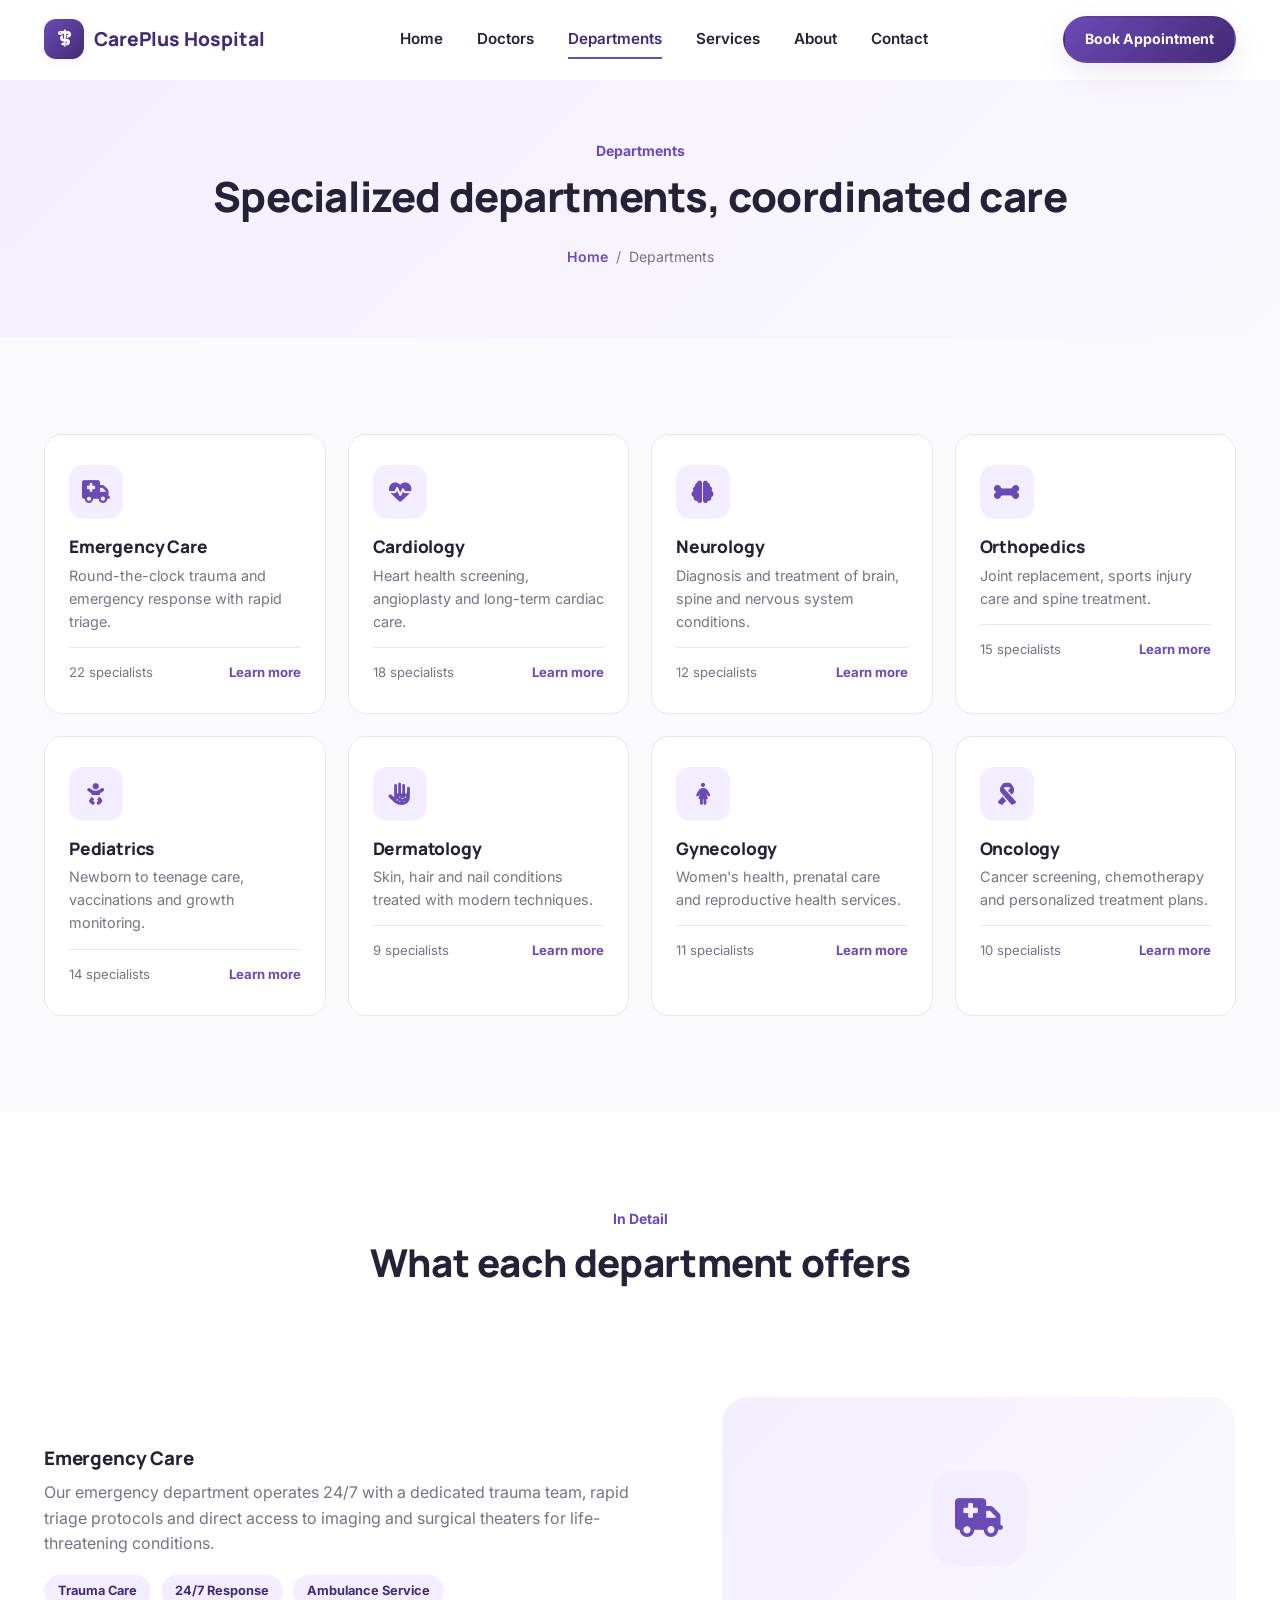
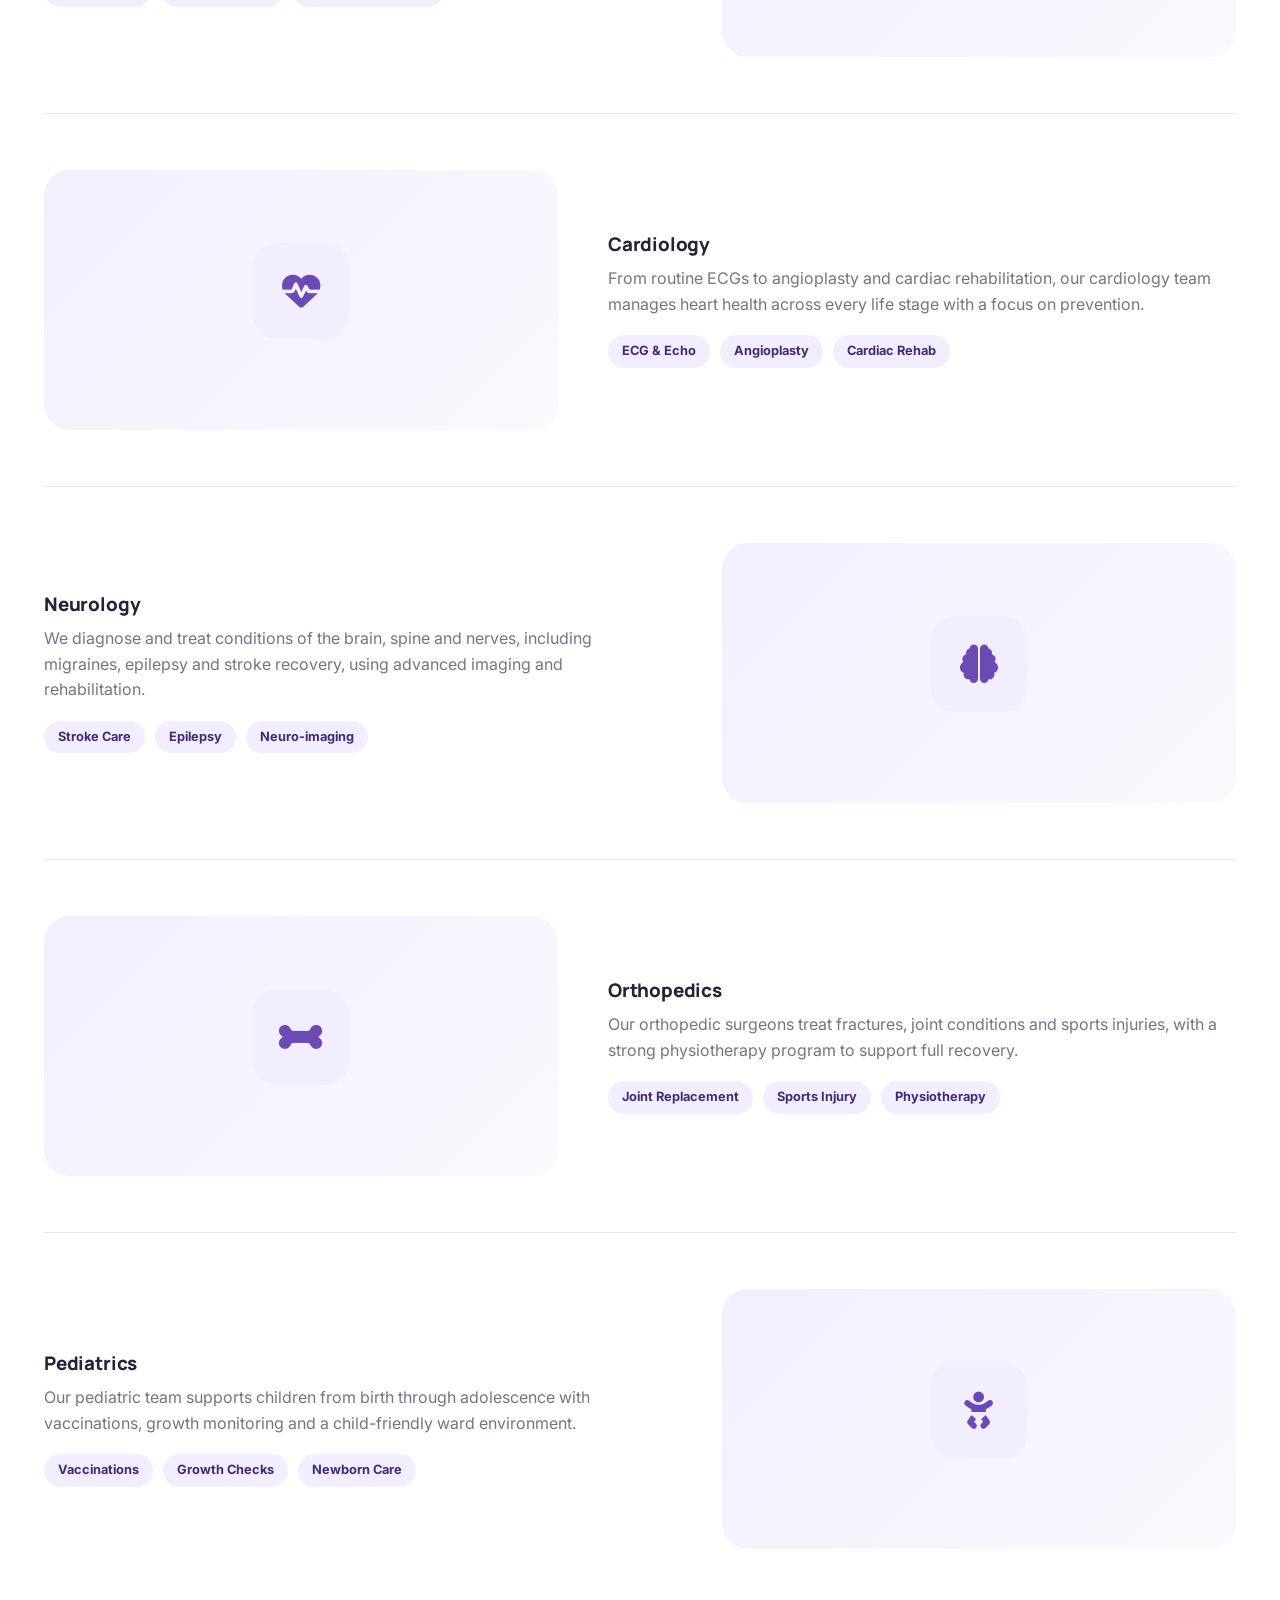
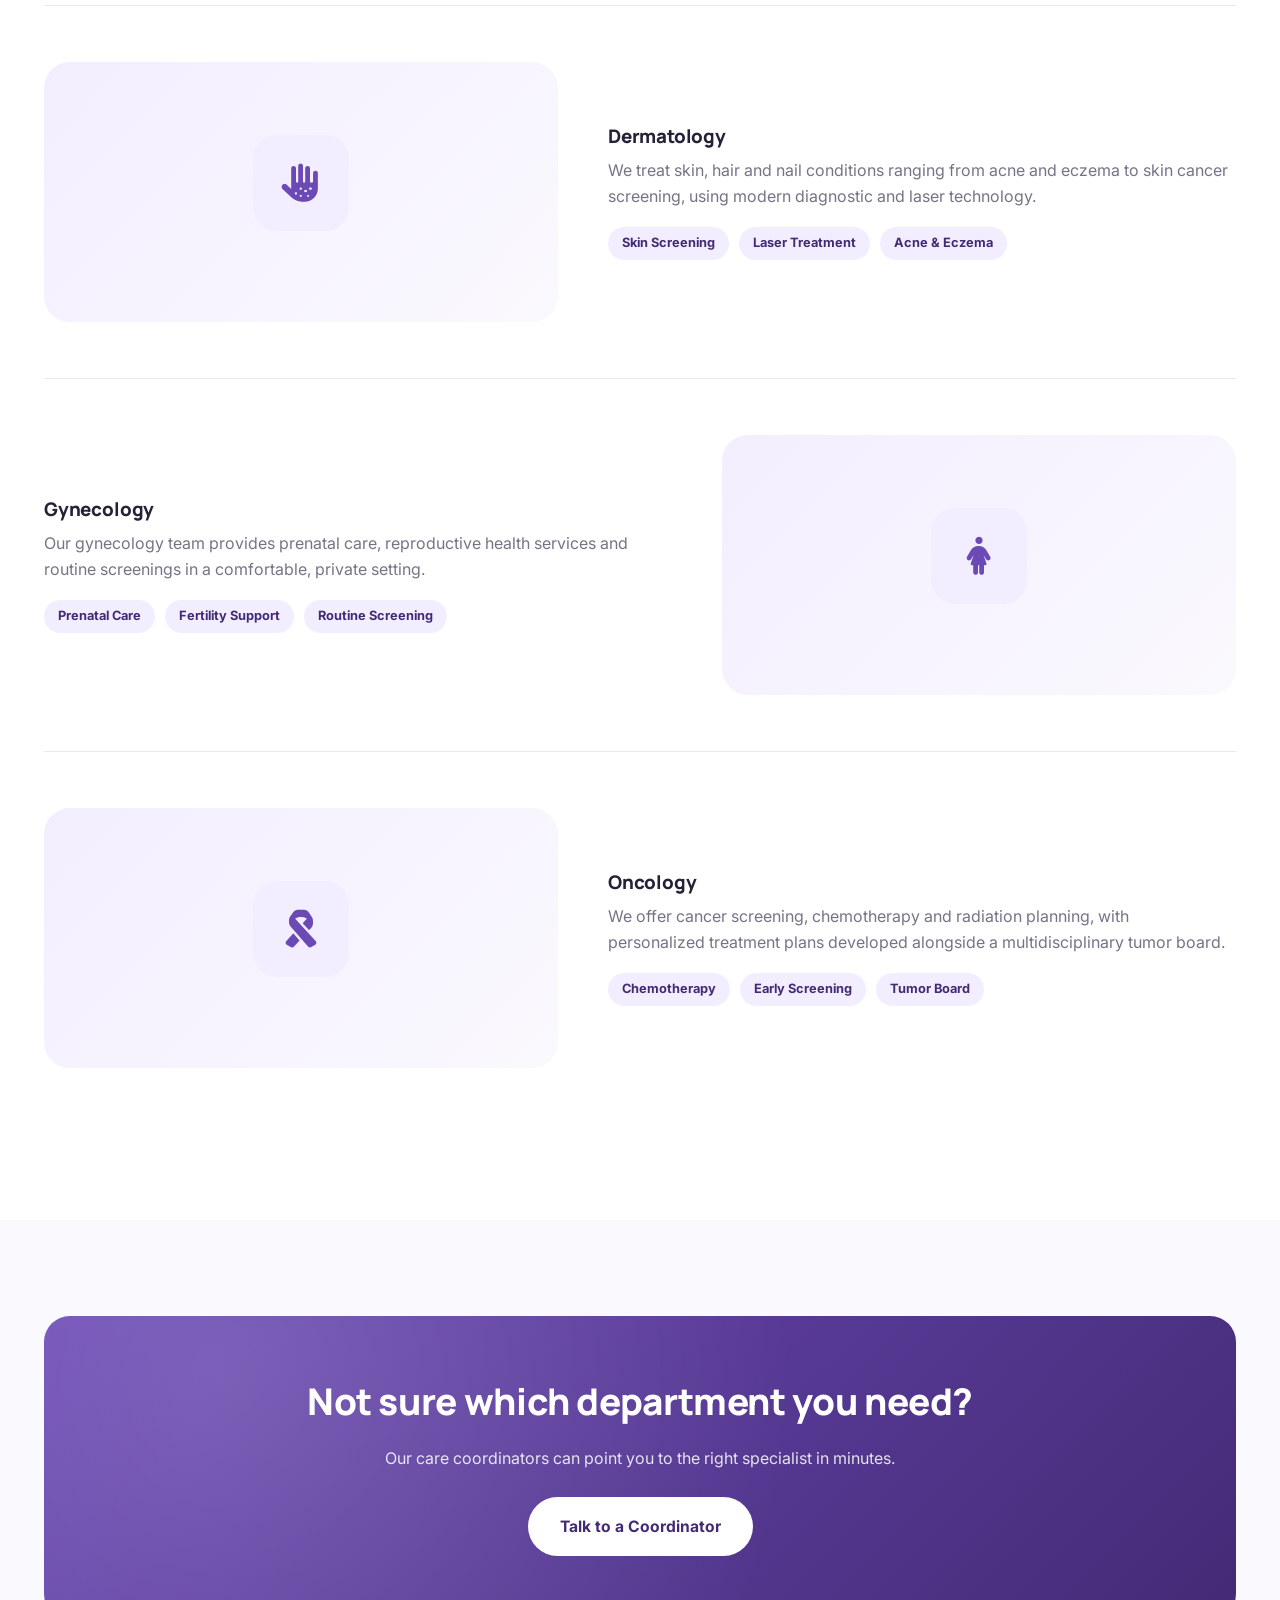
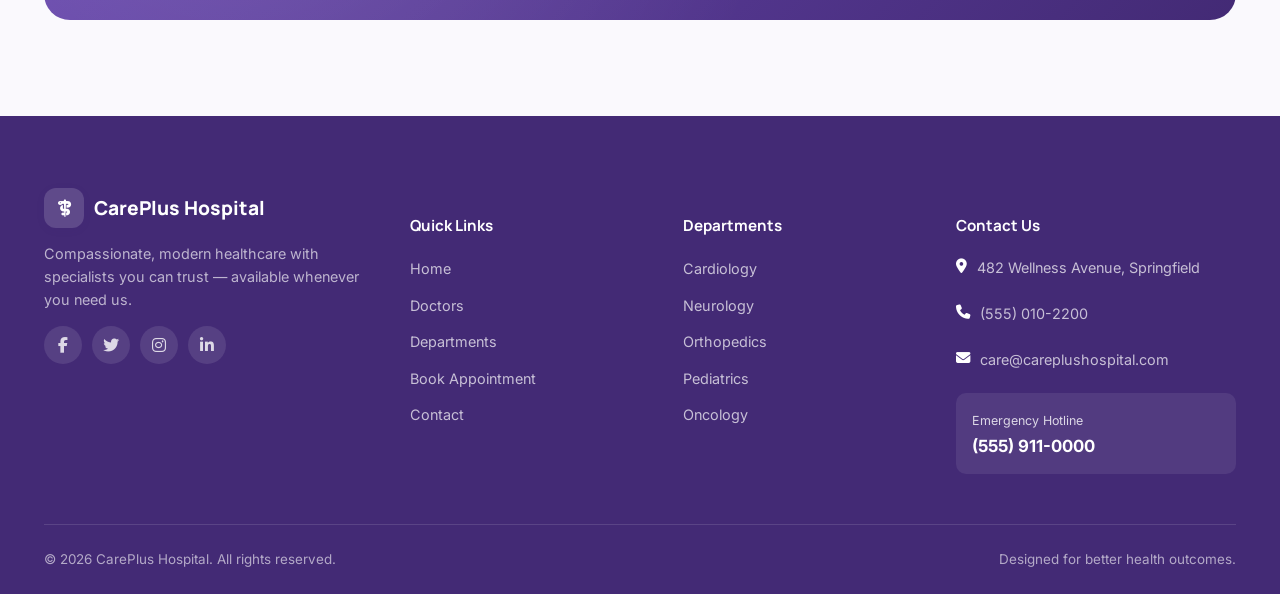
<file: hospital-page/departments.html>
<!DOCTYPE html>
<html lang="en">
<head>
<meta charset="UTF-8">
<meta name="viewport" content="width=device-width, initial-scale=1.0">
<title>Departments — CarePlus Hospital</title>
<meta name="description" content="Explore CarePlus Hospital's medical departments, from cardiology to general medicine, each staffed by dedicated specialists.">
<link rel="preconnect" href="https://fonts.googleapis.com">
<link rel="stylesheet" href="css/style.css">
<link rel="stylesheet" href="https://cdnjs.cloudflare.com/ajax/libs/font-awesome/6.5.1/css/all.min.css">
</head>
<body>

<header class="navbar">
  <div class="nav-inner">
    <a href="index.html" class="brand">
      <span class="brand-mark"><i class="fa-solid fa-staff-snake"></i></span>
      CarePlus Hospital
    </a>
    <nav class="nav-links" aria-label="Primary">
      <a href="index.html">Home</a>
      <a href="doctors.html">Doctors</a>
      <a href="departments.html">Departments</a>
      <a href="index.html#services">Services</a>
      <a href="index.html#about">About</a>
      <a href="contact.html">Contact</a>
    </nav>
    <div class="nav-cta">
      <a href="appointment.html" class="btn btn-primary btn-sm">Book Appointment</a>
      <button class="hamburger" aria-label="Toggle menu" aria-expanded="false">
        <span></span><span></span><span></span>
      </button>
    </div>
  </div>
  <div class="mobile-panel">
    <a href="index.html">Home</a>
    <a href="doctors.html">Doctors</a>
    <a href="departments.html">Departments</a>
    <a href="index.html#services">Services</a>
    <a href="index.html#about">About</a>
    <a href="contact.html">Contact</a>
    <a href="appointment.html" class="btn btn-primary">Book Appointment</a>
  </div>
</header>

<section class="page-hero">
  <div class="container">
    <span class="section-tag">Departments</span>
    <h1>Specialized departments, coordinated care</h1>
    <div class="breadcrumb"><a href="index.html">Home</a> / <span>Departments</span></div>
  </div>
</section>

<section>
  <div class="container">
    <div class="dept-grid reveal">
      <div class="dept-card" id="emergency">
        <div class="dept-icon"><i class="fa-solid fa-truck-medical"></i></div>
        <h4>Emergency Care</h4>
        <p>Round-the-clock trauma and emergency response with rapid triage.</p>
        <div class="dept-meta"><span>22 specialists</span><a href="#emergency-detail">Learn more</a></div>
      </div>
      <div class="dept-card" id="cardiology">
        <div class="dept-icon"><i class="fa-solid fa-heart-pulse"></i></div>
        <h4>Cardiology</h4>
        <p>Heart health screening, angioplasty and long-term cardiac care.</p>
        <div class="dept-meta"><span>18 specialists</span><a href="#cardiology-detail">Learn more</a></div>
      </div>
      <div class="dept-card" id="neurology">
        <div class="dept-icon"><i class="fa-solid fa-brain"></i></div>
        <h4>Neurology</h4>
        <p>Diagnosis and treatment of brain, spine and nervous system conditions.</p>
        <div class="dept-meta"><span>12 specialists</span><a href="#neurology-detail">Learn more</a></div>
      </div>
      <div class="dept-card" id="orthopedics">
        <div class="dept-icon"><i class="fa-solid fa-bone"></i></div>
        <h4>Orthopedics</h4>
        <p>Joint replacement, sports injury care and spine treatment.</p>
        <div class="dept-meta"><span>15 specialists</span><a href="#orthopedics-detail">Learn more</a></div>
      </div>
      <div class="dept-card" id="pediatrics">
        <div class="dept-icon"><i class="fa-solid fa-baby"></i></div>
        <h4>Pediatrics</h4>
        <p>Newborn to teenage care, vaccinations and growth monitoring.</p>
        <div class="dept-meta"><span>14 specialists</span><a href="#pediatrics-detail">Learn more</a></div>
      </div>
      <div class="dept-card" id="dermatology">
        <div class="dept-icon"><i class="fa-solid fa-hand-dots"></i></div>
        <h4>Dermatology</h4>
        <p>Skin, hair and nail conditions treated with modern techniques.</p>
        <div class="dept-meta"><span>9 specialists</span><a href="#dermatology-detail">Learn more</a></div>
      </div>
      <div class="dept-card" id="gynecology">
        <div class="dept-icon"><i class="fa-solid fa-person-dress"></i></div>
        <h4>Gynecology</h4>
        <p>Women's health, prenatal care and reproductive health services.</p>
        <div class="dept-meta"><span>11 specialists</span><a href="#gynecology-detail">Learn more</a></div>
      </div>
      <div class="dept-card" id="oncology">
        <div class="dept-icon"><i class="fa-solid fa-ribbon"></i></div>
        <h4>Oncology</h4>
        <p>Cancer screening, chemotherapy and personalized treatment plans.</p>
        <div class="dept-meta"><span>10 specialists</span><a href="#oncology-detail">Learn more</a></div>
      </div>
    </div>
  </div>
</section>

<section style="background:var(--white)">
  <div class="container">
    <div class="section-head center reveal">
      <span class="section-tag">In Detail</span>
      <h2>What each department offers</h2>
    </div>

    <div id="emergency-detail" class="dept-detail reveal">
      <div class="dept-detail-visual"><div class="dept-icon"><i class="fa-solid fa-truck-medical"></i></div></div>
      <div class="dept-detail-copy">
        <h3>Emergency Care</h3>
        <p>Our emergency department operates 24/7 with a dedicated trauma team, rapid triage protocols and direct access to imaging and surgical theaters for life-threatening conditions.</p>
        <div class="tags"><span>Trauma Care</span><span>24/7 Response</span><span>Ambulance Service</span></div>
      </div>
    </div>

    <div id="cardiology-detail" class="dept-detail reveal">
      <div class="dept-detail-visual"><div class="dept-icon"><i class="fa-solid fa-heart-pulse"></i></div></div>
      <div class="dept-detail-copy">
        <h3>Cardiology</h3>
        <p>From routine ECGs to angioplasty and cardiac rehabilitation, our cardiology team manages heart health across every life stage with a focus on prevention.</p>
        <div class="tags"><span>ECG & Echo</span><span>Angioplasty</span><span>Cardiac Rehab</span></div>
      </div>
    </div>

    <div id="neurology-detail" class="dept-detail reveal">
      <div class="dept-detail-visual"><div class="dept-icon"><i class="fa-solid fa-brain"></i></div></div>
      <div class="dept-detail-copy">
        <h3>Neurology</h3>
        <p>We diagnose and treat conditions of the brain, spine and nerves, including migraines, epilepsy and stroke recovery, using advanced imaging and rehabilitation.</p>
        <div class="tags"><span>Stroke Care</span><span>Epilepsy</span><span>Neuro-imaging</span></div>
      </div>
    </div>

    <div id="orthopedics-detail" class="dept-detail reveal">
      <div class="dept-detail-visual"><div class="dept-icon"><i class="fa-solid fa-bone"></i></div></div>
      <div class="dept-detail-copy">
        <h3>Orthopedics</h3>
        <p>Our orthopedic surgeons treat fractures, joint conditions and sports injuries, with a strong physiotherapy program to support full recovery.</p>
        <div class="tags"><span>Joint Replacement</span><span>Sports Injury</span><span>Physiotherapy</span></div>
      </div>
    </div>

    <div id="pediatrics-detail" class="dept-detail reveal">
      <div class="dept-detail-visual"><div class="dept-icon"><i class="fa-solid fa-baby"></i></div></div>
      <div class="dept-detail-copy">
        <h3>Pediatrics</h3>
        <p>Our pediatric team supports children from birth through adolescence with vaccinations, growth monitoring and a child-friendly ward environment.</p>
        <div class="tags"><span>Vaccinations</span><span>Growth Checks</span><span>Newborn Care</span></div>
      </div>
    </div>

    <div id="dermatology-detail" class="dept-detail reveal">
      <div class="dept-detail-visual"><div class="dept-icon"><i class="fa-solid fa-hand-dots"></i></div></div>
      <div class="dept-detail-copy">
        <h3>Dermatology</h3>
        <p>We treat skin, hair and nail conditions ranging from acne and eczema to skin cancer screening, using modern diagnostic and laser technology.</p>
        <div class="tags"><span>Skin Screening</span><span>Laser Treatment</span><span>Acne & Eczema</span></div>
      </div>
    </div>

    <div id="gynecology-detail" class="dept-detail reveal">
      <div class="dept-detail-visual"><div class="dept-icon"><i class="fa-solid fa-person-dress"></i></div></div>
      <div class="dept-detail-copy">
        <h3>Gynecology</h3>
        <p>Our gynecology team provides prenatal care, reproductive health services and routine screenings in a comfortable, private setting.</p>
        <div class="tags"><span>Prenatal Care</span><span>Fertility Support</span><span>Routine Screening</span></div>
      </div>
    </div>

    <div id="oncology-detail" class="dept-detail reveal">
      <div class="dept-detail-visual"><div class="dept-icon"><i class="fa-solid fa-ribbon"></i></div></div>
      <div class="dept-detail-copy">
        <h3>Oncology</h3>
        <p>We offer cancer screening, chemotherapy and radiation planning, with personalized treatment plans developed alongside a multidisciplinary tumor board.</p>
        <div class="tags"><span>Chemotherapy</span><span>Early Screening</span><span>Tumor Board</span></div>
      </div>
    </div>

  </div>
</section>

<section>
  <div class="container">
    <div class="cta-banner reveal">
      <h2>Not sure which department you need?</h2>
      <p>Our care coordinators can point you to the right specialist in minutes.</p>
      <a href="contact.html" class="btn btn-white">Talk to a Coordinator</a>
    </div>
  </div>
</section>

<footer class="site-footer">
  <div class="container">
    <div class="footer-grid">
      <div class="footer-brand">
        <a href="index.html" class="brand">
          <span class="brand-mark"><i class="fa-solid fa-staff-snake"></i></span>
          CarePlus Hospital
        </a>
        <p>Compassionate, modern healthcare with specialists you can trust — available whenever you need us.</p>
        <div class="social-icons">
          <a href="#" aria-label="Facebook"><i class="fa-brands fa-facebook-f"></i></a>
          <a href="#" aria-label="Twitter"><i class="fa-brands fa-twitter"></i></a>
          <a href="#" aria-label="Instagram"><i class="fa-brands fa-instagram"></i></a>
          <a href="#" aria-label="LinkedIn"><i class="fa-brands fa-linkedin-in"></i></a>
        </div>
      </div>
      <div class="footer-col">
        <h5>Quick Links</h5>
        <ul>
          <li><a href="index.html">Home</a></li>
          <li><a href="doctors.html">Doctors</a></li>
          <li><a href="departments.html">Departments</a></li>
          <li><a href="appointment.html">Book Appointment</a></li>
          <li><a href="contact.html">Contact</a></li>
        </ul>
      </div>
      <div class="footer-col">
        <h5>Departments</h5>
        <ul>
          <li><a href="departments.html#cardiology">Cardiology</a></li>
          <li><a href="departments.html#neurology">Neurology</a></li>
          <li><a href="departments.html#orthopedics">Orthopedics</a></li>
          <li><a href="departments.html#pediatrics">Pediatrics</a></li>
          <li><a href="departments.html#oncology">Oncology</a></li>
        </ul>
      </div>
      <div class="footer-col">
        <h5>Contact Us</h5>
        <ul class="footer-contact">
          <li><i class="fa-solid fa-location-dot"></i> 482 Wellness Avenue, Springfield</li>
          <li><i class="fa-solid fa-phone"></i> (555) 010-2200</li>
          <li><i class="fa-solid fa-envelope"></i> care@careplushospital.com</li>
        </ul>
        <div class="footer-emergency">
          <span style="font-size:0.78rem">Emergency Hotline</span>
          <strong>(555) 911-0000</strong>
        </div>
      </div>
    </div>
    <div class="footer-bottom">
      <span>&copy; 2026 CarePlus Hospital. All rights reserved.</span>
      <span>Designed for better health outcomes.</span>
    </div>
  </div>
</footer>

<button class="back-to-top" aria-label="Back to top"><i class="fa-solid fa-arrow-up"></i></button>

<script src="js/script.js"></script>
</body>
</html>
</file>
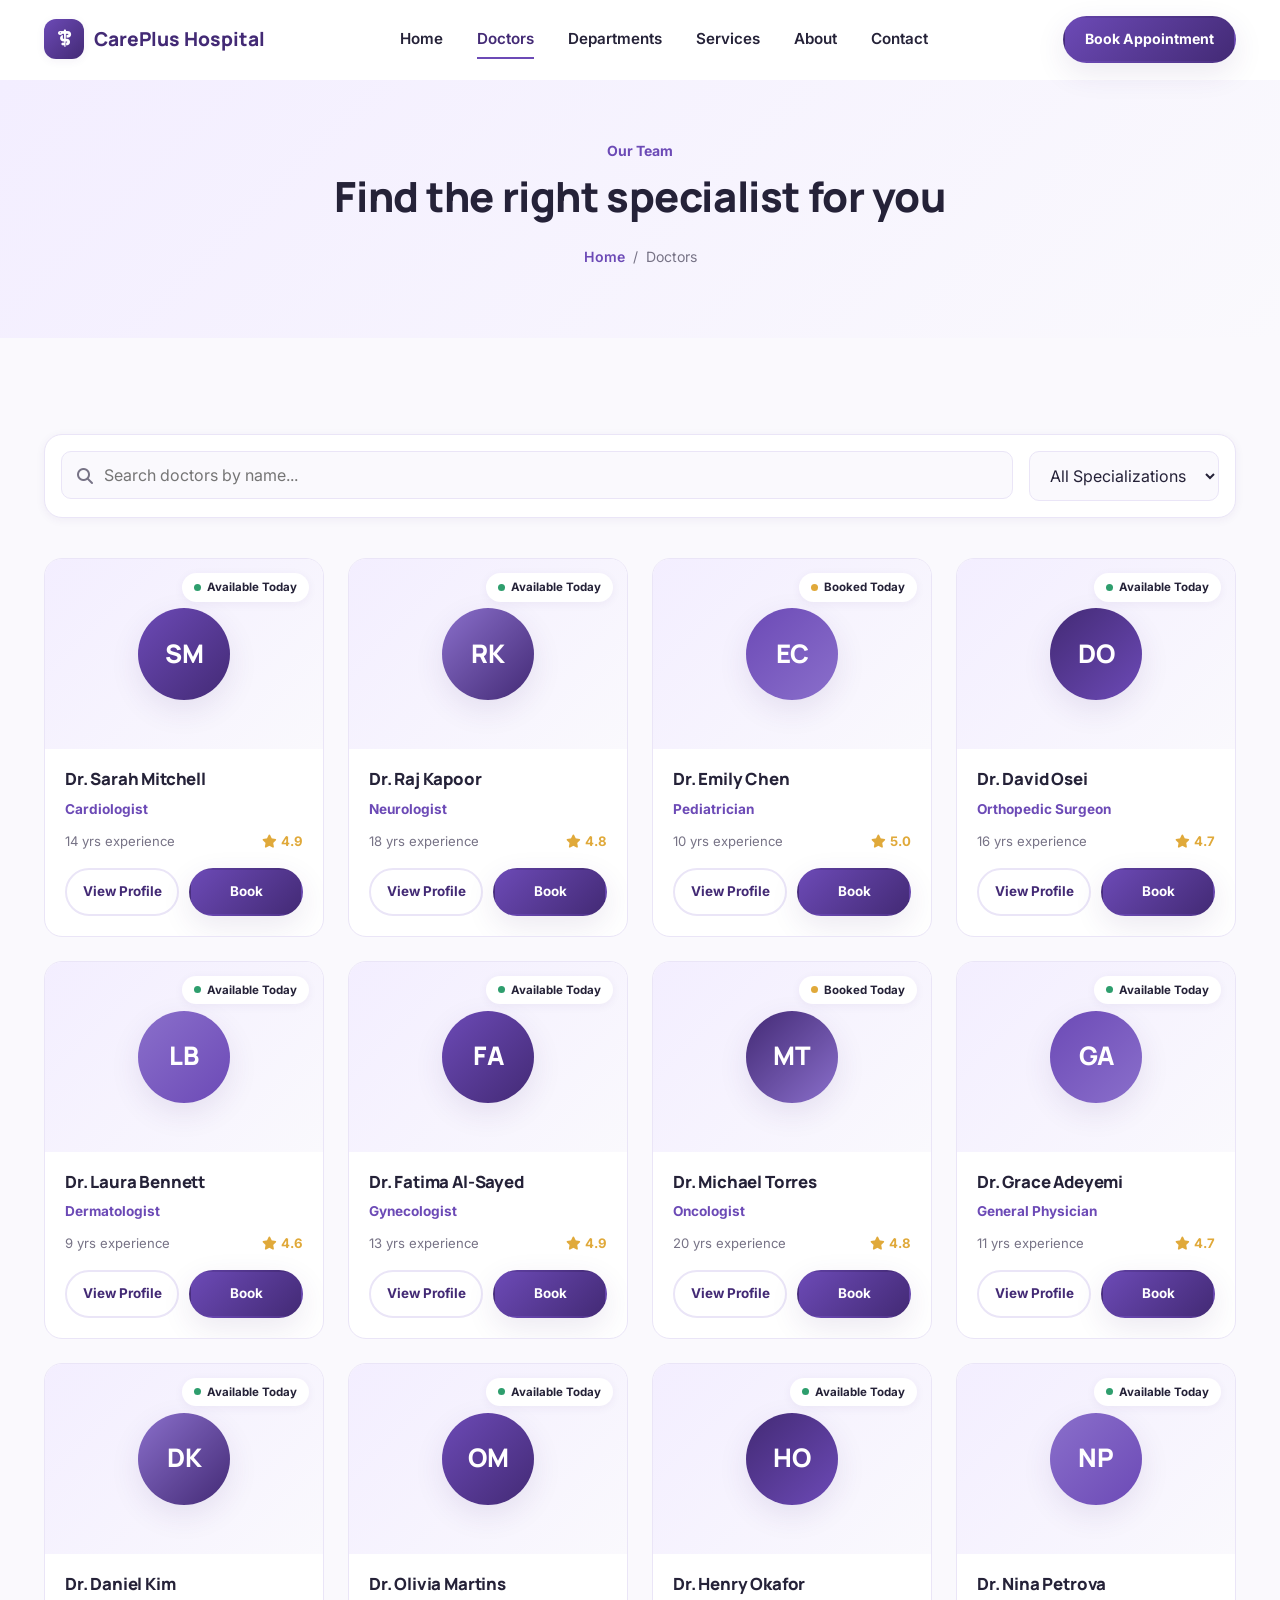
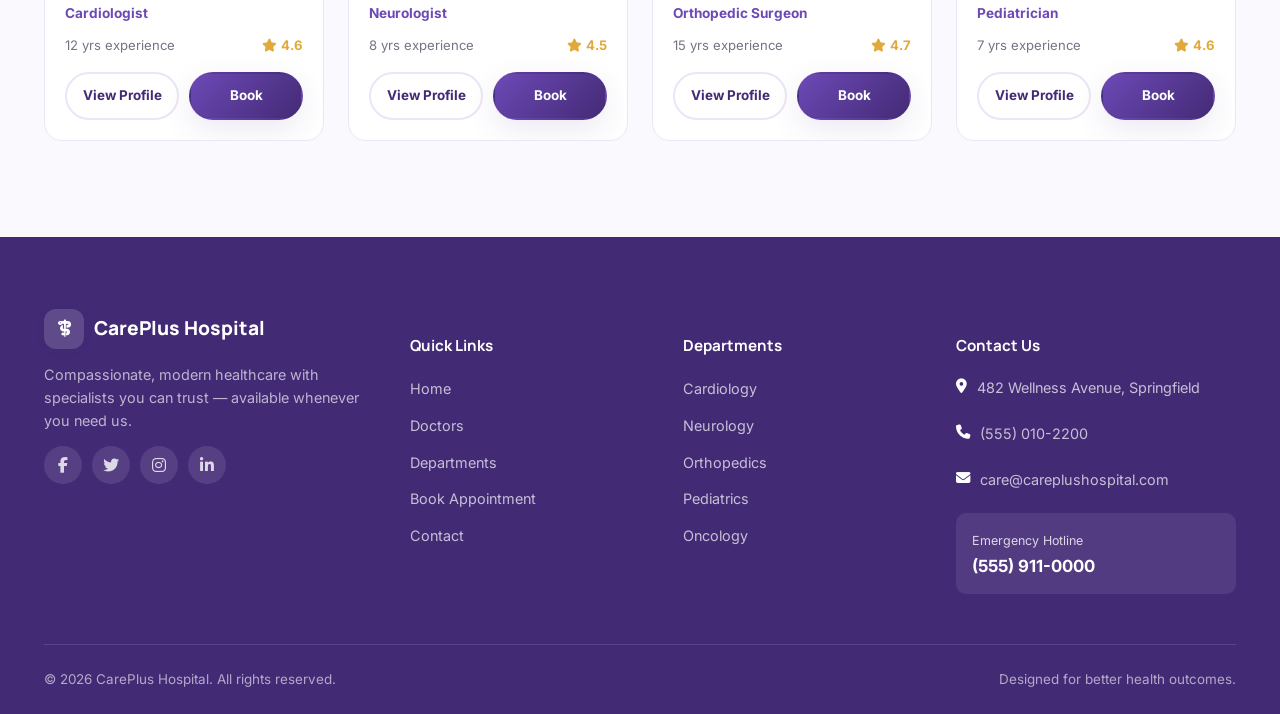
<file: hospital-page/doctors.html>
<!DOCTYPE html>
<html lang="en">
<head>
<meta charset="UTF-8">
<meta name="viewport" content="width=device-width, initial-scale=1.0">
<title>Our Doctors — CarePlus Hospital</title>
<meta name="description" content="Browse and search CarePlus Hospital's specialist doctors by name or specialization, and book an appointment online.">
<link rel="preconnect" href="https://fonts.googleapis.com">
<link rel="stylesheet" href="css/style.css">
<link rel="stylesheet" href="https://cdnjs.cloudflare.com/ajax/libs/font-awesome/6.5.1/css/all.min.css">
</head>
<body>

<header class="navbar">
  <div class="nav-inner">
    <a href="index.html" class="brand">
      <span class="brand-mark"><i class="fa-solid fa-staff-snake"></i></span>
      CarePlus Hospital
    </a>
    <nav class="nav-links" aria-label="Primary">
      <a href="index.html">Home</a>
      <a href="doctors.html">Doctors</a>
      <a href="departments.html">Departments</a>
      <a href="index.html#services">Services</a>
      <a href="index.html#about">About</a>
      <a href="contact.html">Contact</a>
    </nav>
    <div class="nav-cta">
      <a href="appointment.html" class="btn btn-primary btn-sm">Book Appointment</a>
      <button class="hamburger" aria-label="Toggle menu" aria-expanded="false">
        <span></span><span></span><span></span>
      </button>
    </div>
  </div>
  <div class="mobile-panel">
    <a href="index.html">Home</a>
    <a href="doctors.html">Doctors</a>
    <a href="departments.html">Departments</a>
    <a href="index.html#services">Services</a>
    <a href="index.html#about">About</a>
    <a href="contact.html">Contact</a>
    <a href="appointment.html" class="btn btn-primary">Book Appointment</a>
  </div>
</header>

<section class="page-hero">
  <div class="container">
    <span class="section-tag">Our Team</span>
    <h1>Find the right specialist for you</h1>
    <div class="breadcrumb"><a href="index.html">Home</a> / <span>Doctors</span></div>
  </div>
</section>

<section>
  <div class="container">

    <div class="doctor-toolbar reveal">
      <div class="search-field">
        <i class="fa-solid fa-magnifying-glass"></i>
        <input type="text" id="doctorSearch" placeholder="Search doctors by name...">
      </div>
      <select class="filter-select" id="specFilter">
        <option value="all">All Specializations</option>
        <option value="cardiology">Cardiology</option>
        <option value="neurology">Neurology</option>
        <option value="pediatrics">Pediatrics</option>
        <option value="orthopedics">Orthopedics</option>
        <option value="dermatology">Dermatology</option>
        <option value="gynecology">Gynecology</option>
        <option value="oncology">Oncology</option>
        <option value="general">General Medicine</option>
      </select>
    </div>

    <div class="doctor-grid reveal">

      <div class="doctor-card" data-doctor-card data-name="Dr. Sarah Mitchell" data-spec="cardiology">
        <div class="doctor-photo">
          <div class="doctor-avatar" style="background:linear-gradient(135deg,#6C4AB6,#432A75)">SM</div>
          <span class="doctor-status"><span class="dot"></span>Available Today</span>
        </div>
        <div class="doctor-body">
          <h4>Dr. Sarah Mitchell</h4>
          <span class="doctor-spec">Cardiologist</span>
          <div class="doctor-meta-row"><span>14 yrs experience</span><span class="doctor-rating"><i class="fa-solid fa-star"></i> 4.9</span></div>
          <div class="doctor-actions">
            <a href="#" class="btn btn-outline">View Profile</a>
            <a href="appointment.html" class="btn btn-primary">Book</a>
          </div>
        </div>
      </div>

      <div class="doctor-card" data-doctor-card data-name="Dr. Raj Kapoor" data-spec="neurology">
        <div class="doctor-photo">
          <div class="doctor-avatar" style="background:linear-gradient(135deg,#8A6FCB,#432A75)">RK</div>
          <span class="doctor-status"><span class="dot"></span>Available Today</span>
        </div>
        <div class="doctor-body">
          <h4>Dr. Raj Kapoor</h4>
          <span class="doctor-spec">Neurologist</span>
          <div class="doctor-meta-row"><span>18 yrs experience</span><span class="doctor-rating"><i class="fa-solid fa-star"></i> 4.8</span></div>
          <div class="doctor-actions">
            <a href="#" class="btn btn-outline">View Profile</a>
            <a href="appointment.html" class="btn btn-primary">Book</a>
          </div>
        </div>
      </div>

      <div class="doctor-card" data-doctor-card data-name="Dr. Emily Chen" data-spec="pediatrics">
        <div class="doctor-photo">
          <div class="doctor-avatar" style="background:linear-gradient(135deg,#6C4AB6,#8A6FCB)">EC</div>
          <span class="doctor-status busy"><span class="dot"></span>Booked Today</span>
        </div>
        <div class="doctor-body">
          <h4>Dr. Emily Chen</h4>
          <span class="doctor-spec">Pediatrician</span>
          <div class="doctor-meta-row"><span>10 yrs experience</span><span class="doctor-rating"><i class="fa-solid fa-star"></i> 5.0</span></div>
          <div class="doctor-actions">
            <a href="#" class="btn btn-outline">View Profile</a>
            <a href="appointment.html" class="btn btn-primary">Book</a>
          </div>
        </div>
      </div>

      <div class="doctor-card" data-doctor-card data-name="Dr. David Osei" data-spec="orthopedics">
        <div class="doctor-photo">
          <div class="doctor-avatar" style="background:linear-gradient(135deg,#432A75,#6C4AB6)">DO</div>
          <span class="doctor-status"><span class="dot"></span>Available Today</span>
        </div>
        <div class="doctor-body">
          <h4>Dr. David Osei</h4>
          <span class="doctor-spec">Orthopedic Surgeon</span>
          <div class="doctor-meta-row"><span>16 yrs experience</span><span class="doctor-rating"><i class="fa-solid fa-star"></i> 4.7</span></div>
          <div class="doctor-actions">
            <a href="#" class="btn btn-outline">View Profile</a>
            <a href="appointment.html" class="btn btn-primary">Book</a>
          </div>
        </div>
      </div>

      <div class="doctor-card" data-doctor-card data-name="Dr. Laura Bennett" data-spec="dermatology">
        <div class="doctor-photo">
          <div class="doctor-avatar" style="background:linear-gradient(135deg,#8A6FCB,#6C4AB6)">LB</div>
          <span class="doctor-status"><span class="dot"></span>Available Today</span>
        </div>
        <div class="doctor-body">
          <h4>Dr. Laura Bennett</h4>
          <span class="doctor-spec">Dermatologist</span>
          <div class="doctor-meta-row"><span>9 yrs experience</span><span class="doctor-rating"><i class="fa-solid fa-star"></i> 4.6</span></div>
          <div class="doctor-actions">
            <a href="#" class="btn btn-outline">View Profile</a>
            <a href="appointment.html" class="btn btn-primary">Book</a>
          </div>
        </div>
      </div>

      <div class="doctor-card" data-doctor-card data-name="Dr. Fatima Al-Sayed" data-spec="gynecology">
        <div class="doctor-photo">
          <div class="doctor-avatar" style="background:linear-gradient(135deg,#6C4AB6,#432A75)">FA</div>
          <span class="doctor-status"><span class="dot"></span>Available Today</span>
        </div>
        <div class="doctor-body">
          <h4>Dr. Fatima Al-Sayed</h4>
          <span class="doctor-spec">Gynecologist</span>
          <div class="doctor-meta-row"><span>13 yrs experience</span><span class="doctor-rating"><i class="fa-solid fa-star"></i> 4.9</span></div>
          <div class="doctor-actions">
            <a href="#" class="btn btn-outline">View Profile</a>
            <a href="appointment.html" class="btn btn-primary">Book</a>
          </div>
        </div>
      </div>

      <div class="doctor-card" data-doctor-card data-name="Dr. Michael Torres" data-spec="oncology">
        <div class="doctor-photo">
          <div class="doctor-avatar" style="background:linear-gradient(135deg,#432A75,#8A6FCB)">MT</div>
          <span class="doctor-status busy"><span class="dot"></span>Booked Today</span>
        </div>
        <div class="doctor-body">
          <h4>Dr. Michael Torres</h4>
          <span class="doctor-spec">Oncologist</span>
          <div class="doctor-meta-row"><span>20 yrs experience</span><span class="doctor-rating"><i class="fa-solid fa-star"></i> 4.8</span></div>
          <div class="doctor-actions">
            <a href="#" class="btn btn-outline">View Profile</a>
            <a href="appointment.html" class="btn btn-primary">Book</a>
          </div>
        </div>
      </div>

      <div class="doctor-card" data-doctor-card data-name="Dr. Grace Adeyemi" data-spec="general">
        <div class="doctor-photo">
          <div class="doctor-avatar" style="background:linear-gradient(135deg,#6C4AB6,#8A6FCB)">GA</div>
          <span class="doctor-status"><span class="dot"></span>Available Today</span>
        </div>
        <div class="doctor-body">
          <h4>Dr. Grace Adeyemi</h4>
          <span class="doctor-spec">General Physician</span>
          <div class="doctor-meta-row"><span>11 yrs experience</span><span class="doctor-rating"><i class="fa-solid fa-star"></i> 4.7</span></div>
          <div class="doctor-actions">
            <a href="#" class="btn btn-outline">View Profile</a>
            <a href="appointment.html" class="btn btn-primary">Book</a>
          </div>
        </div>
      </div>

      <div class="doctor-card" data-doctor-card data-name="Dr. Daniel Kim" data-spec="cardiology">
        <div class="doctor-photo">
          <div class="doctor-avatar" style="background:linear-gradient(135deg,#8A6FCB,#432A75)">DK</div>
          <span class="doctor-status"><span class="dot"></span>Available Today</span>
        </div>
        <div class="doctor-body">
          <h4>Dr. Daniel Kim</h4>
          <span class="doctor-spec">Cardiologist</span>
          <div class="doctor-meta-row"><span>12 yrs experience</span><span class="doctor-rating"><i class="fa-solid fa-star"></i> 4.6</span></div>
          <div class="doctor-actions">
            <a href="#" class="btn btn-outline">View Profile</a>
            <a href="appointment.html" class="btn btn-primary">Book</a>
          </div>
        </div>
      </div>

      <div class="doctor-card" data-doctor-card data-name="Dr. Olivia Martins" data-spec="neurology">
        <div class="doctor-photo">
          <div class="doctor-avatar" style="background:linear-gradient(135deg,#6C4AB6,#432A75)">OM</div>
          <span class="doctor-status"><span class="dot"></span>Available Today</span>
        </div>
        <div class="doctor-body">
          <h4>Dr. Olivia Martins</h4>
          <span class="doctor-spec">Neurologist</span>
          <div class="doctor-meta-row"><span>8 yrs experience</span><span class="doctor-rating"><i class="fa-solid fa-star"></i> 4.5</span></div>
          <div class="doctor-actions">
            <a href="#" class="btn btn-outline">View Profile</a>
            <a href="appointment.html" class="btn btn-primary">Book</a>
          </div>
        </div>
      </div>

      <div class="doctor-card" data-doctor-card data-name="Dr. Henry Okafor" data-spec="orthopedics">
        <div class="doctor-photo">
          <div class="doctor-avatar" style="background:linear-gradient(135deg,#432A75,#6C4AB6)">HO</div>
          <span class="doctor-status"><span class="dot"></span>Available Today</span>
        </div>
        <div class="doctor-body">
          <h4>Dr. Henry Okafor</h4>
          <span class="doctor-spec">Orthopedic Surgeon</span>
          <div class="doctor-meta-row"><span>15 yrs experience</span><span class="doctor-rating"><i class="fa-solid fa-star"></i> 4.7</span></div>
          <div class="doctor-actions">
            <a href="#" class="btn btn-outline">View Profile</a>
            <a href="appointment.html" class="btn btn-primary">Book</a>
          </div>
        </div>
      </div>

      <div class="doctor-card" data-doctor-card data-name="Dr. Nina Petrova" data-spec="pediatrics">
        <div class="doctor-photo">
          <div class="doctor-avatar" style="background:linear-gradient(135deg,#8A6FCB,#6C4AB6)">NP</div>
          <span class="doctor-status"><span class="dot"></span>Available Today</span>
        </div>
        <div class="doctor-body">
          <h4>Dr. Nina Petrova</h4>
          <span class="doctor-spec">Pediatrician</span>
          <div class="doctor-meta-row"><span>7 yrs experience</span><span class="doctor-rating"><i class="fa-solid fa-star"></i> 4.6</span></div>
          <div class="doctor-actions">
            <a href="#" class="btn btn-outline">View Profile</a>
            <a href="appointment.html" class="btn btn-primary">Book</a>
          </div>
        </div>
      </div>

    </div>

    <div class="no-results">
      <i class="fa-solid fa-user-doctor" style="font-size:2rem;color:var(--purple);margin-bottom:14px;display:block"></i>
      No doctors match your search. Try a different name or specialization.
    </div>

  </div>
</section>

<footer class="site-footer">
  <div class="container">
    <div class="footer-grid">
      <div class="footer-brand">
        <a href="index.html" class="brand">
          <span class="brand-mark"><i class="fa-solid fa-staff-snake"></i></span>
          CarePlus Hospital
        </a>
        <p>Compassionate, modern healthcare with specialists you can trust — available whenever you need us.</p>
        <div class="social-icons">
          <a href="#" aria-label="Facebook"><i class="fa-brands fa-facebook-f"></i></a>
          <a href="#" aria-label="Twitter"><i class="fa-brands fa-twitter"></i></a>
          <a href="#" aria-label="Instagram"><i class="fa-brands fa-instagram"></i></a>
          <a href="#" aria-label="LinkedIn"><i class="fa-brands fa-linkedin-in"></i></a>
        </div>
      </div>
      <div class="footer-col">
        <h5>Quick Links</h5>
        <ul>
          <li><a href="index.html">Home</a></li>
          <li><a href="doctors.html">Doctors</a></li>
          <li><a href="departments.html">Departments</a></li>
          <li><a href="appointment.html">Book Appointment</a></li>
          <li><a href="contact.html">Contact</a></li>
        </ul>
      </div>
      <div class="footer-col">
        <h5>Departments</h5>
        <ul>
          <li><a href="departments.html#cardiology">Cardiology</a></li>
          <li><a href="departments.html#neurology">Neurology</a></li>
          <li><a href="departments.html#orthopedics">Orthopedics</a></li>
          <li><a href="departments.html#pediatrics">Pediatrics</a></li>
          <li><a href="departments.html#oncology">Oncology</a></li>
        </ul>
      </div>
      <div class="footer-col">
        <h5>Contact Us</h5>
        <ul class="footer-contact">
          <li><i class="fa-solid fa-location-dot"></i> 482 Wellness Avenue, Springfield</li>
          <li><i class="fa-solid fa-phone"></i> (555) 010-2200</li>
          <li><i class="fa-solid fa-envelope"></i> care@careplushospital.com</li>
        </ul>
        <div class="footer-emergency">
          <span style="font-size:0.78rem">Emergency Hotline</span>
          <strong>(555) 911-0000</strong>
        </div>
      </div>
    </div>
    <div class="footer-bottom">
      <span>&copy; 2026 CarePlus Hospital. All rights reserved.</span>
      <span>Designed for better health outcomes.</span>
    </div>
  </div>
</footer>

<button class="back-to-top" aria-label="Back to top"><i class="fa-solid fa-arrow-up"></i></button>

<script src="js/script.js"></script>
</body>
</html>
</file>
<file: hospital-page/css/style.css>
/* =========================================================
   CarePlus Hospital — Stylesheet
   Fonts: Manrope (display) + Inter (body)
   ========================================================= */

@import url('https://fonts.googleapis.com/css2?family=Manrope:wght@500;600;700;800&family=Inter:wght@400;500;600;700&display=swap');

:root {
  /* Color tokens */
  --purple: #6C4AB6;
  --purple-dark: #432A75;
  --purple-light: #F3EEFF;
  --white: #FFFFFF;
  --bg: #FAF9FD;
  --text: #252238;
  --muted: #777386;
  --border: #EAE5F7;
  --success: #2E9E6D;
  --danger: #D9534F;

  /* Gradients */
  --grad-primary: linear-gradient(135deg, #6C4AB6 0%, #432A75 100%);
  --grad-soft: linear-gradient(135deg, #F3EEFF 0%, #FAF9FD 100%);

  /* Elevation */
  --shadow-sm: 0 2px 10px rgba(67, 42, 117, 0.06);
  --shadow-md: 0 10px 30px rgba(67, 42, 117, 0.10);
  --shadow-lg: 0 20px 50px rgba(67, 42, 117, 0.16);

  /* Radius */
  --r-sm: 10px;
  --r-md: 18px;
  --r-lg: 26px;
  --r-pill: 999px;

  /* Type scale */
  --step--1: 0.875rem;
  --step-0: 1rem;
  --step-1: 1.25rem;
  --step-2: 1.75rem;
  --step-3: 2.5rem;
  --step-4: 3.4rem;

  --font-display: 'Manrope', 'Inter', sans-serif;
  --font-body: 'Inter', sans-serif;

  --container: 1240px;
}

/* ---------- Reset ---------- */
*, *::before, *::after { box-sizing: border-box; }
html { scroll-behavior: smooth; }
body {
  margin: 0;
  font-family: var(--font-body);
  color: var(--text);
  background: var(--bg);
  line-height: 1.6;
  font-size: var(--step-0);
  -webkit-font-smoothing: antialiased;
}
h1, h2, h3, h4 {
  font-family: var(--font-display);
  color: var(--text);
  line-height: 1.18;
  margin: 0 0 0.6em;
  font-weight: 800;
  letter-spacing: -0.01em;
}
p { margin: 0 0 1em; color: var(--muted); max-width: 62ch; }
ul { list-style: none; margin: 0; padding: 0; }
a { color: inherit; text-decoration: none; }
img { max-width: 100%; display: block; }
button { font-family: inherit; cursor: pointer; }
input, select, textarea { font-family: inherit; font-size: 1rem; }
:focus-visible {
  outline: 2.5px solid var(--purple);
  outline-offset: 3px;
}
.container {
  width: 100%;
  max-width: var(--container);
  margin: 0 auto;
  padding: 0 24px;
}
section { padding: 96px 0; }
.section-tight { padding: 64px 0; }

@media (max-width: 768px) {
  section { padding: 64px 0; }
}

/* ---------- Section heading ---------- */
.section-head { max-width: 640px; margin-bottom: 56px; }
.section-head.center { margin-left: auto; margin-right: auto; text-align: center; }
.section-tag {
  color: var(--purple);
  font-weight: 700;
  font-size: var(--step--1);
  margin-bottom: 10px;
  display: block;
}
.section-head h2 { font-size: clamp(1.7rem, 3vw, var(--step-3)); }

/* ---------- Buttons ---------- */
.btn {
  display: inline-flex;
  align-items: center;
  justify-content: center;
  gap: 8px;
  padding: 15px 30px;
  border-radius: var(--r-pill);
  font-weight: 700;
  font-size: 0.98rem;
  border: 2px solid transparent;
  transition: transform 0.2s ease, box-shadow 0.2s ease, background 0.2s ease, color 0.2s ease;
  white-space: nowrap;
}
.btn-primary {
  background: var(--grad-primary);
  color: var(--white);
  box-shadow: var(--shadow-md);
}
.btn-primary:hover { transform: translateY(-3px); box-shadow: var(--shadow-lg); }
.btn-outline {
  background: transparent;
  color: var(--purple-dark);
  border-color: var(--border);
}
.btn-outline:hover { border-color: var(--purple); background: var(--purple-light); transform: translateY(-3px); }
.btn-white {
  background: var(--white);
  color: var(--purple-dark);
}
.btn-white:hover { transform: translateY(-3px); box-shadow: var(--shadow-lg); }
.btn-ghost-light {
  background: transparent;
  color: var(--white);
  border-color: rgba(255,255,255,0.5);
}
.btn-ghost-light:hover { background: rgba(255,255,255,0.12); transform: translateY(-3px); }
.btn-block { width: 100%; }
.btn-sm { padding: 10px 20px; font-size: 0.88rem; }

/* ---------- Navbar ---------- */
.navbar {
  position: sticky;
  top: 0;
  z-index: 500;
  background: rgba(255,255,255,0.92);
  backdrop-filter: blur(10px);
  border-bottom: 1px solid transparent;
  transition: box-shadow 0.25s ease, border-color 0.25s ease;
}
.navbar.is-scrolled { box-shadow: var(--shadow-sm); border-color: var(--border); }
.nav-inner {
  display: flex;
  align-items: center;
  justify-content: space-between;
  padding: 16px 24px;
  max-width: var(--container);
  margin: 0 auto;
}
.brand { display: flex; align-items: center; gap: 10px; font-family: var(--font-display); font-weight: 800; font-size: 1.2rem; color: var(--purple-dark); }
.brand-mark {
  width: 40px; height: 40px;
  border-radius: 12px;
  background: var(--grad-primary);
  display: flex; align-items: center; justify-content: center;
  color: #fff; font-size: 1.1rem;
  box-shadow: var(--shadow-sm);
}
.nav-links { display: flex; align-items: center; gap: 34px; }
.nav-links a {
  font-weight: 600; font-size: 0.95rem; color: var(--text);
  position: relative; padding: 6px 0;
}
.nav-links a::after {
  content: ""; position: absolute; left: 0; right: 0; bottom: -2px; height: 2px;
  background: var(--purple); transform: scaleX(0); transform-origin: left;
  transition: transform 0.2s ease;
}
.nav-links a:hover::after, .nav-links a.active::after { transform: scaleX(1); }
.nav-links a.active { color: var(--purple-dark); }
.nav-cta { display: flex; align-items: center; gap: 18px; }
.hamburger {
  display: none;
  width: 42px; height: 42px;
  border-radius: 10px;
  border: 1px solid var(--border);
  background: var(--white);
  align-items: center; justify-content: center;
  flex-direction: column; gap: 4px;
}
.hamburger span { width: 20px; height: 2px; background: var(--text); border-radius: 2px; transition: transform 0.2s ease, opacity 0.2s ease; }
.hamburger.open span:nth-child(1) { transform: translateY(6px) rotate(45deg); }
.hamburger.open span:nth-child(2) { opacity: 0; }
.hamburger.open span:nth-child(3) { transform: translateY(-6px) rotate(-45deg); }

.mobile-panel {
  display: none;
  flex-direction: column;
  gap: 4px;
  padding: 10px 24px 22px;
  background: var(--white);
  border-bottom: 1px solid var(--border);
}
.mobile-panel a {
  padding: 12px 6px;
  font-weight: 600;
  border-bottom: 1px solid var(--border);
}
.mobile-panel .btn { margin-top: 14px; }
.mobile-panel.open { display: flex; }

@media (max-width: 980px) {
  .nav-links { display: none; }
  .nav-cta .btn { display: none; }
  .hamburger { display: inline-flex; }
}

/* ---------- Hero ---------- */
.hero {
  position: relative;
  overflow: hidden;
  background: var(--grad-soft);
  padding: 70px 0 110px;
}
.hero-shape-a, .hero-shape-b {
  position: absolute;
  border-radius: 50%;
  filter: blur(2px);
  z-index: 0;
}
.hero-shape-a {
  width: 480px; height: 480px;
  background: radial-gradient(circle at 30% 30%, rgba(108,74,182,0.18), rgba(108,74,182,0));
  top: -160px; right: -120px;
}
.hero-shape-b {
  width: 320px; height: 320px;
  background: radial-gradient(circle at 60% 60%, rgba(67,42,117,0.10), rgba(67,42,117,0));
  bottom: -120px; left: -80px;
}
.hero-grid {
  position: relative;
  z-index: 1;
  display: grid;
  grid-template-columns: 1.05fr 0.95fr;
  gap: 48px;
  align-items: center;
}
.hero-badge {
  display: inline-flex;
  align-items: center;
  gap: 8px;
  background: var(--white);
  border: 1px solid var(--border);
  padding: 8px 16px;
  border-radius: var(--r-pill);
  font-size: 0.85rem;
  font-weight: 700;
  color: var(--purple-dark);
  box-shadow: var(--shadow-sm);
  margin-bottom: 22px;
}
.hero-badge .dot {
  width: 8px; height: 8px; border-radius: 50%;
  background: var(--success);
  box-shadow: 0 0 0 4px rgba(46,158,109,0.18);
}
.hero-copy h1 { font-size: clamp(2.2rem, 4.2vw, 3.4rem); }
.hero-copy p.lead { font-size: 1.08rem; max-width: 46ch; }
.hero-actions { display: flex; gap: 16px; margin-top: 30px; flex-wrap: wrap; }
.hero-stats-inline { display: flex; gap: 34px; margin-top: 44px; flex-wrap: wrap; }
.hero-stats-inline div strong { display: block; font-family: var(--font-display); font-size: 1.5rem; color: var(--purple-dark); }
.hero-stats-inline div span { font-size: 0.85rem; color: var(--muted); }

.hero-visual { position: relative; }
.hero-illustration {
  position: relative;
  border-radius: var(--r-lg);
  overflow: visible;
}
.hero-float-card {
  position: absolute;
  background: var(--white);
  border-radius: var(--r-md);
  box-shadow: var(--shadow-lg);
  padding: 14px 18px;
  display: flex;
  align-items: center;
  gap: 12px;
  font-size: 0.85rem;
  font-weight: 700;
  animation: float 5s ease-in-out infinite;
}
.hero-float-card.card-1 { top: 8%; left: -6%; }
.hero-float-card.card-2 { bottom: 12%; right: -8%; animation-delay: 1.2s; }
.hero-float-card .icon-badge {
  width: 38px; height: 38px; border-radius: 10px;
  background: var(--purple-light); color: var(--purple);
  display: flex; align-items: center; justify-content: center; font-size: 1rem;
}
.hero-float-card small { display: block; font-weight: 500; color: var(--muted); font-size: 0.72rem; }

@keyframes float {
  0%, 100% { transform: translateY(0); }
  50% { transform: translateY(-10px); }
}
@media (prefers-reduced-motion: reduce) {
  .hero-float-card { animation: none; }
}

@media (max-width: 980px) {
  .hero-grid { grid-template-columns: 1fr; }
  .hero-visual { order: -1; max-width: 420px; margin: 0 auto; }
  .hero-float-card.card-1 { left: 0; }
  .hero-float-card.card-2 { right: 0; }
}

/* ---------- Quick services strip ---------- */
.services-strip { padding: 0; margin-top: -60px; position: relative; z-index: 5; }
.strip-grid {
  display: grid;
  grid-template-columns: repeat(6, 1fr);
  gap: 16px;
}
.strip-card {
  background: var(--white);
  border-radius: var(--r-md);
  padding: 24px 16px;
  text-align: center;
  box-shadow: var(--shadow-md);
  border: 1px solid var(--border);
  transition: transform 0.2s ease, box-shadow 0.2s ease, border-color 0.2s ease;
}
.strip-card:hover { transform: translateY(-6px); box-shadow: var(--shadow-lg); border-color: var(--purple); }
.strip-icon {
  width: 52px; height: 52px; margin: 0 auto 14px;
  border-radius: 14px;
  background: var(--purple-light);
  color: var(--purple);
  display: flex; align-items: center; justify-content: center;
  font-size: 1.35rem;
}
.strip-card h4 { font-size: 0.95rem; margin: 0; }

@media (max-width: 980px) { .strip-grid { grid-template-columns: repeat(3, 1fr); } }
@media (max-width: 560px) { .strip-grid { grid-template-columns: repeat(2, 1fr); } .services-strip { margin-top: -40px; } }

/* ---------- About ---------- */
.about-grid {
  display: grid;
  grid-template-columns: 0.9fr 1.1fr;
  gap: 64px;
  align-items: center;
}
.about-panel {
  position: relative;
  background: var(--grad-primary);
  border-radius: var(--r-lg);
  padding: 40px;
  min-height: 420px;
  color: #fff;
  overflow: hidden;
}
.about-panel::before {
  content: "";
  position: absolute; inset: 0;
  background: radial-gradient(circle at 80% 10%, rgba(255,255,255,0.14), transparent 60%);
}
.about-stats { position: relative; z-index: 1; display: grid; grid-template-columns: 1fr 1fr; gap: 22px; height: 100%; }
.about-stat { background: rgba(255,255,255,0.08); border: 1px solid rgba(255,255,255,0.16); border-radius: var(--r-md); padding: 22px; }
.about-stat strong { display: block; font-family: var(--font-display); font-size: 2rem; margin-bottom: 4px; }
.about-stat span { font-size: 0.85rem; opacity: 0.85; }
.about-copy .checklist { margin-top: 22px; display: flex; flex-direction: column; gap: 12px; }
.about-copy .checklist li { display: flex; align-items: flex-start; gap: 10px; color: var(--text); font-weight: 600; font-size: 0.96rem; }
.about-copy .checklist li i { color: var(--purple); margin-top: 3px; }

@media (max-width: 980px) {
  .about-grid { grid-template-columns: 1fr; }
  .about-panel { order: -1; }
}

/* ---------- Departments ---------- */
.dept-grid {
  display: grid;
  grid-template-columns: repeat(4, 1fr);
  gap: 22px;
}
.dept-card {
  background: var(--white);
  border: 1px solid var(--border);
  border-radius: var(--r-md);
  padding: 30px 24px;
  transition: transform 0.2s ease, box-shadow 0.2s ease, border-color 0.2s ease;
}
.dept-card:hover { transform: translateY(-6px); box-shadow: var(--shadow-md); border-color: var(--purple); }
.dept-icon {
  width: 54px; height: 54px; border-radius: 14px;
  background: var(--purple-light); color: var(--purple);
  display: flex; align-items: center; justify-content: center; font-size: 1.4rem;
  margin-bottom: 18px;
}
.dept-card h4 { font-size: 1.08rem; margin-bottom: 6px; }
.dept-card p { font-size: 0.9rem; margin-bottom: 14px; }
.dept-meta { display: flex; align-items: center; justify-content: space-between; font-size: 0.82rem; color: var(--muted); border-top: 1px solid var(--border); padding-top: 14px; }
.dept-meta a { color: var(--purple); font-weight: 700; }

@media (max-width: 980px) { .dept-grid { grid-template-columns: repeat(2, 1fr); } }
@media (max-width: 560px) { .dept-grid { grid-template-columns: 1fr; } }

/* ---------- Doctors ---------- */
.doctor-grid {
  display: grid;
  grid-template-columns: repeat(4, 1fr);
  gap: 24px;
}
.doctor-card {
  background: var(--white);
  border-radius: var(--r-md);
  border: 1px solid var(--border);
  overflow: hidden;
  transition: transform 0.2s ease, box-shadow 0.2s ease;
  display: flex;
  flex-direction: column;
}
.doctor-card:hover { transform: translateY(-6px); box-shadow: var(--shadow-md); }
.doctor-photo {
  height: 190px;
  background: var(--grad-soft);
  display: flex; align-items: center; justify-content: center;
  position: relative;
}
.doctor-avatar {
  width: 92px; height: 92px; border-radius: 50%;
  display: flex; align-items: center; justify-content: center;
  font-family: var(--font-display); font-weight: 800; font-size: 1.6rem; color: #fff;
  box-shadow: var(--shadow-md);
}
.doctor-status {
  position: absolute; top: 14px; right: 14px;
  background: var(--white); border-radius: var(--r-pill);
  font-size: 0.72rem; font-weight: 700; padding: 5px 12px;
  display: flex; align-items: center; gap: 6px;
  box-shadow: var(--shadow-sm);
}
.doctor-status .dot { width: 7px; height: 7px; border-radius: 50%; background: var(--success); }
.doctor-status.busy .dot { background: #E0A93A; }
.doctor-body { padding: 20px; display: flex; flex-direction: column; gap: 10px; flex: 1; }
.doctor-body h4 { margin: 0; font-size: 1.05rem; }
.doctor-spec { color: var(--purple); font-weight: 700; font-size: 0.85rem; }
.doctor-meta-row { display: flex; align-items: center; justify-content: space-between; font-size: 0.82rem; color: var(--muted); }
.doctor-rating { color: #E0A93A; font-weight: 700; display: flex; align-items: center; gap: 4px; }
.doctor-actions { display: flex; gap: 10px; margin-top: auto; padding-top: 6px; }
.doctor-actions .btn { flex: 1; padding: 11px 12px; font-size: 0.84rem; }

@media (max-width: 980px) { .doctor-grid { grid-template-columns: repeat(2, 1fr); } }
@media (max-width: 560px) { .doctor-grid { grid-template-columns: 1fr; } }

/* ---------- Doctors page: search/filter ---------- */
.doctor-toolbar {
  display: flex;
  gap: 16px;
  background: var(--white);
  border: 1px solid var(--border);
  border-radius: var(--r-md);
  padding: 16px;
  margin-bottom: 40px;
  box-shadow: var(--shadow-sm);
  flex-wrap: wrap;
}
.search-field { flex: 1; min-width: 220px; position: relative; }
.search-field i { position: absolute; left: 16px; top: 50%; transform: translateY(-50%); color: var(--muted); }
.search-field input {
  width: 100%; padding: 13px 16px 13px 42px; border-radius: var(--r-sm);
  border: 1px solid var(--border); background: var(--bg); color: var(--text);
}
.filter-select {
  padding: 13px 16px; border-radius: var(--r-sm); border: 1px solid var(--border);
  background: var(--bg); color: var(--text); min-width: 190px;
}
.no-results { display: none; text-align: center; padding: 60px 20px; color: var(--muted); }
.no-results.show { display: block; }

/* ---------- Why choose us ---------- */
.why-grid { display: grid; grid-template-columns: repeat(3, 1fr); gap: 24px; }
.why-card { display: flex; gap: 16px; padding: 26px; border-radius: var(--r-md); background: var(--white); border: 1px solid var(--border); transition: box-shadow 0.2s ease, transform 0.2s ease; }
.why-card:hover { box-shadow: var(--shadow-md); transform: translateY(-4px); }
.why-icon { flex-shrink: 0; width: 50px; height: 50px; border-radius: 12px; background: var(--purple-light); color: var(--purple); display: flex; align-items: center; justify-content: center; font-size: 1.2rem; }
.why-card h4 { font-size: 1rem; margin-bottom: 6px; }
.why-card p { font-size: 0.88rem; margin: 0; }
@media (max-width: 980px) { .why-grid { grid-template-columns: 1fr 1fr; } }
@media (max-width: 560px) { .why-grid { grid-template-columns: 1fr; } }

/* ---------- CTA banner ---------- */
.cta-banner {
  background: var(--grad-primary);
  border-radius: var(--r-lg);
  padding: 64px;
  text-align: center;
  color: #fff;
  position: relative;
  overflow: hidden;
}
.cta-banner::before {
  content: ""; position: absolute; inset: 0;
  background: radial-gradient(circle at 15% 20%, rgba(255,255,255,0.14), transparent 55%);
}
.cta-banner h2 { color: #fff; position: relative; z-index: 1; font-size: clamp(1.6rem, 3vw, 2.3rem); }
.cta-banner p { color: rgba(255,255,255,0.85); position: relative; z-index: 1; margin: 0 auto 26px; }
.cta-banner .btn { position: relative; z-index: 1; }

/* ---------- Testimonials ---------- */
.testi-grid { display: grid; grid-template-columns: repeat(3, 1fr); gap: 24px; }
.testi-card { background: var(--white); border: 1px solid var(--border); border-radius: var(--r-md); padding: 28px; }
.testi-stars { color: #E0A93A; margin-bottom: 14px; font-size: 0.9rem; }
.testi-card p.quote { color: var(--text); font-size: 0.95rem; margin-bottom: 20px; }
.testi-person { display: flex; align-items: center; gap: 12px; }
.testi-avatar { width: 44px; height: 44px; border-radius: 50%; display: flex; align-items: center; justify-content: center; color: #fff; font-weight: 700; font-family: var(--font-display); }
.testi-person strong { display: block; font-size: 0.92rem; }
.testi-person span { font-size: 0.78rem; color: var(--muted); }
@media (max-width: 980px) { .testi-grid { grid-template-columns: 1fr; } }

/* ---------- FAQ Accordion ---------- */
.faq-list { max-width: 800px; margin: 0 auto; display: flex; flex-direction: column; gap: 14px; }
.faq-item { background: var(--white); border: 1px solid var(--border); border-radius: var(--r-md); overflow: hidden; }
.faq-question {
  width: 100%; text-align: left; background: none; border: none;
  padding: 20px 24px; display: flex; align-items: center; justify-content: space-between;
  font-family: var(--font-display); font-weight: 700; font-size: 0.98rem; color: var(--text);
}
.faq-question .plus { transition: transform 0.25s ease; color: var(--purple); font-size: 1.2rem; flex-shrink: 0; margin-left: 14px; }
.faq-item.open .faq-question .plus { transform: rotate(45deg); }
.faq-answer { max-height: 0; overflow: hidden; transition: max-height 0.3s ease; }
.faq-answer-inner { padding: 0 24px 20px; }
.faq-answer-inner p { margin: 0; font-size: 0.92rem; }

/* ---------- Footer ---------- */
.site-footer { background: var(--purple-dark); color: rgba(255,255,255,0.8); padding: 72px 0 0; }
.footer-grid { display: grid; grid-template-columns: 1.4fr 1fr 1fr 1.2fr; gap: 40px; padding-bottom: 50px; border-bottom: 1px solid rgba(255,255,255,0.12); }
.footer-brand .brand { color: #fff; margin-bottom: 14px; }
.footer-brand .brand-mark { background: rgba(255,255,255,0.15); }
.footer-grid p { color: rgba(255,255,255,0.65); font-size: 0.9rem; }
.footer-col h5 { color: #fff; font-family: var(--font-display); font-size: 0.95rem; margin-bottom: 18px; }
.footer-col ul { display: flex; flex-direction: column; gap: 11px; }
.footer-col a { font-size: 0.9rem; color: rgba(255,255,255,0.7); transition: color 0.2s ease; }
.footer-col a:hover { color: #fff; }
.footer-contact li { display: flex; gap: 10px; align-items: flex-start; font-size: 0.9rem; color: rgba(255,255,255,0.7); margin-bottom: 12px; }
.footer-contact i { color: #fff; margin-top: 3px; }
.footer-emergency { background: rgba(255,255,255,0.08); border-radius: var(--r-sm); padding: 14px 16px; margin-top: 10px; }
.footer-emergency strong { display: block; color: #fff; font-size: 1.05rem; }
.footer-bottom { display: flex; align-items: center; justify-content: space-between; padding: 24px 0; font-size: 0.84rem; color: rgba(255,255,255,0.6); flex-wrap: wrap; gap: 12px; }
.social-icons { display: flex; gap: 10px; }
.social-icons a { width: 38px; height: 38px; border-radius: 50%; background: rgba(255,255,255,0.1); display: flex; align-items: center; justify-content: center; transition: background 0.2s ease, transform 0.2s ease; }
.social-icons a:hover { background: var(--purple); transform: translateY(-3px); }

@media (max-width: 980px) { .footer-grid { grid-template-columns: 1fr 1fr; } }
@media (max-width: 560px) { .footer-grid { grid-template-columns: 1fr; } .footer-bottom { flex-direction: column; text-align: center; } }

/* ---------- Page hero (inner pages) ---------- */
.page-hero {
  background: var(--grad-soft);
  padding: 60px 0 70px;
  text-align: center;
  position: relative;
  overflow: hidden;
}
.page-hero .section-tag { justify-content: center; display: flex; }
.page-hero h1 { font-size: clamp(1.9rem, 3.6vw, 2.6rem); }
.breadcrumb { display: flex; gap: 8px; justify-content: center; font-size: 0.88rem; color: var(--muted); margin-top: 10px; }
.breadcrumb a { color: var(--purple); font-weight: 600; }

/* ---------- Forms ---------- */
.form-card {
  background: var(--white);
  border: 1px solid var(--border);
  border-radius: var(--r-lg);
  padding: 44px;
  box-shadow: var(--shadow-sm);
}
.form-row { display: grid; grid-template-columns: 1fr 1fr; gap: 20px; }
.form-group { margin-bottom: 20px; }
.form-group label { display: block; font-weight: 700; font-size: 0.88rem; margin-bottom: 8px; }
.form-group .req { color: var(--danger); }
.form-group input, .form-group select, .form-group textarea {
  width: 100%; padding: 13px 16px; border-radius: var(--r-sm);
  border: 1.5px solid var(--border); background: var(--bg); color: var(--text);
  transition: border-color 0.2s ease;
}
.form-group input:focus, .form-group select:focus, .form-group textarea:focus {
  border-color: var(--purple); outline: none;
}
.form-group textarea { resize: vertical; min-height: 120px; }
.form-group.invalid input, .form-group.invalid select, .form-group.invalid textarea { border-color: var(--danger); }
.field-error { display: none; color: var(--danger); font-size: 0.8rem; margin-top: 6px; }
.form-group.invalid .field-error { display: block; }
@media (max-width: 700px) { .form-row { grid-template-columns: 1fr; } .form-card { padding: 26px; } }

.appointment-layout { display: grid; grid-template-columns: 1.3fr 0.9fr; gap: 40px; align-items: flex-start; }
@media (max-width: 980px) { .appointment-layout { grid-template-columns: 1fr; } }
.info-card { background: var(--grad-primary); color: #fff; border-radius: var(--r-lg); padding: 36px; }
.info-card h3 { color: #fff; }
.info-card ul { display: flex; flex-direction: column; gap: 18px; margin-top: 22px; }
.info-card li { display: flex; gap: 14px; align-items: flex-start; }
.info-card .ic { width: 42px; height: 42px; border-radius: 10px; background: rgba(255,255,255,0.14); display: flex; align-items: center; justify-content: center; flex-shrink: 0; }
.info-card small { display: block; opacity: 0.75; font-size: 0.78rem; }
.info-card strong { font-size: 0.94rem; }

/* ---------- Contact page ---------- */
.contact-grid { display: grid; grid-template-columns: 0.85fr 1.15fr; gap: 40px; align-items: flex-start; }
@media (max-width: 980px) { .contact-grid { grid-template-columns: 1fr; } }
.contact-info-card { background: var(--white); border: 1px solid var(--border); border-radius: var(--r-lg); padding: 30px; margin-bottom: 20px; }
.contact-info-card .ic { width: 46px; height: 46px; border-radius: 12px; background: var(--purple-light); color: var(--purple); display: flex; align-items: center; justify-content: center; margin-bottom: 16px; font-size: 1.1rem; }
.map-block {
  border-radius: var(--r-lg); overflow: hidden; border: 1px solid var(--border);
  height: 280px; background: var(--grad-soft);
  display: flex; align-items: center; justify-content: center; flex-direction: column; gap: 10px; color: var(--muted);
  margin-top: 20px; text-align: center;
}
.map-block i { font-size: 2rem; color: var(--purple); }
.emergency-cta { background: var(--purple-dark); color: #fff; border-radius: var(--r-lg); padding: 30px; display: flex; align-items: center; justify-content: space-between; gap: 20px; flex-wrap: wrap; margin-top: 40px; }
.emergency-cta h3 { color: #fff; margin: 0 0 6px; }
.emergency-cta p { color: rgba(255,255,255,0.75); margin: 0; }

/* ---------- Utility: reveal-on-scroll ---------- */
.reveal { opacity: 0; transform: translateY(24px); transition: opacity 0.6s ease, transform 0.6s ease; }
.reveal.in-view { opacity: 1; transform: translateY(0); }
@media (prefers-reduced-motion: reduce) {
  .reveal { opacity: 1; transform: none; transition: none; }
}

/* ---------- Back to top ---------- */
.back-to-top {
  position: fixed; right: 24px; bottom: 24px; z-index: 400;
  width: 48px; height: 48px; border-radius: 50%;
  background: var(--grad-primary); color: #fff; border: none;
  display: flex; align-items: center; justify-content: center;
  box-shadow: var(--shadow-md);
  opacity: 0; visibility: hidden; transform: translateY(10px);
  transition: opacity 0.25s ease, transform 0.25s ease, visibility 0.25s;
}
.back-to-top.show { opacity: 1; visibility: visible; transform: translateY(0); }

/* ---------- Toast ---------- */
.toast {
  position: fixed; top: 24px; right: 24px; z-index: 900;
  background: var(--white); border-left: 4px solid var(--success);
  border-radius: var(--r-sm); box-shadow: var(--shadow-lg);
  padding: 16px 20px; display: flex; align-items: center; gap: 12px;
  transform: translateX(120%); transition: transform 0.35s ease;
  max-width: 320px;
}
.toast.show { transform: translateX(0); }
.toast i { color: var(--success); font-size: 1.3rem; }
.toast strong { display: block; font-size: 0.92rem; }
.toast span { font-size: 0.82rem; color: var(--muted); }

/* ---------- Department detail rows ---------- */
.dept-detail { display: grid; grid-template-columns: 0.9fr 1.1fr; gap: 50px; align-items: center; padding: 56px 0; border-bottom: 1px solid var(--border); }
.dept-detail:last-child { border-bottom: none; }
.dept-detail:nth-child(even) { direction: rtl; }
.dept-detail:nth-child(even) > * { direction: ltr; }
.dept-detail-visual {
  border-radius: var(--r-lg);
  background: var(--grad-soft);
  min-height: 260px;
  display: flex; align-items: center; justify-content: center;
}
.dept-detail-visual .dept-icon { width: 96px; height: 96px; border-radius: 24px; font-size: 2.4rem; }
.dept-detail-copy .tags { display: flex; gap: 10px; flex-wrap: wrap; margin-top: 18px; }
.dept-detail-copy .tags span { background: var(--purple-light); color: var(--purple-dark); font-size: 0.8rem; font-weight: 700; padding: 6px 14px; border-radius: var(--r-pill); }
@media (max-width: 860px) {
  .dept-detail, .dept-detail:nth-child(even) { grid-template-columns: 1fr; direction: ltr; }
  .dept-detail-visual { order: -1; }
}

/* ---------- Misc ---------- */
.text-center { text-align: center; }
.mt-40 { margin-top: 40px; }
</file>
<file: proj-8 Signup,Login Page/style.css>
/* ============================================
   SecureAuth — style.css
   A clean, minimal authentication UI
   ============================================ */

/* ---------- CSS Variables ---------- */
:root {
  /* Colors */
  --color-bg: #f2f4f7;
  --color-card: #ffffff;
  --color-text: #1f2933;
  --color-text-muted: #6b7280;
  --color-border: #e2e5ea;

  --color-primary: #0e7c7b;
  --color-primary-hover: #0b6564;
  --color-primary-light: #e3f3f2;

  --color-accent: #f2a65a;

  --color-success: #2f9e44;
  --color-success-bg: #ecfaf0;
  --color-error: #d64545;
  --color-error-bg: #fdecec;

  /* Type */
  --font-base: -apple-system, BlinkMacSystemFont, "Segoe UI", Roboto,
    "Helvetica Neue", Arial, sans-serif;

  /* Layout */
  --radius-md: 10px;
  --radius-sm: 6px;
  --shadow-card: 0 4px 24px rgba(20, 30, 40, 0.08);
  --transition-fast: 0.15s ease;
}

/* ---------- Reset ---------- */
* {
  box-sizing: border-box;
  margin: 0;
  padding: 0;
}

html,
body {
  height: 100%;
}

body {
  font-family: var(--font-base);
  background-color: var(--color-bg);
  color: var(--color-text);
  line-height: 1.5;
  -webkit-font-smoothing: antialiased;
}

a {
  color: inherit;
  text-decoration: none;
}

button {
  font-family: inherit;
  cursor: pointer;
}

/* ---------- Page layout ---------- */
.auth-page {
  min-height: 100vh;
  display: flex;
  align-items: center;
  justify-content: center;
  padding: 24px;
}

.auth-card {
  width: 100%;
  max-width: 400px;
  background: var(--color-card);
  border-radius: var(--radius-md);
  box-shadow: var(--shadow-card);
  padding: 40px 32px;
}

/* ---------- Logo ---------- */
.auth-logo {
  display: flex;
  align-items: center;
  gap: 10px;
  margin-bottom: 28px;
}

.logo-mark {
  display: inline-flex;
  align-items: center;
  justify-content: center;
  width: 36px;
  height: 36px;
  border-radius: var(--radius-sm);
  background: var(--color-primary);
  color: #ffffff;
  font-weight: 700;
  font-size: 14px;
  letter-spacing: 0.5px;
}

.logo-text {
  font-size: 18px;
  font-weight: 700;
  color: var(--color-text);
}

/* ---------- Heading ---------- */
.auth-heading {
  font-size: 24px;
  font-weight: 700;
  margin-bottom: 4px;
}

.auth-subtitle {
  font-size: 14px;
  color: var(--color-text-muted);
  margin-bottom: 24px;
}

/* ---------- Alert box ---------- */
.alert-box {
  display: none;
  font-size: 14px;
  padding: 12px 14px;
  border-radius: var(--radius-sm);
  margin-bottom: 20px;
}

.alert-box.show {
  display: block;
}

.alert-box.success {
  background: var(--color-success-bg);
  color: var(--color-success);
  border: 1px solid rgba(47, 158, 68, 0.25);
}

.alert-box.error {
  background: var(--color-error-bg);
  color: var(--color-error);
  border: 1px solid rgba(214, 69, 69, 0.25);
}

/* ---------- Form ---------- */
.auth-form {
  display: flex;
  flex-direction: column;
  gap: 18px;
}

.form-group {
  display: flex;
  flex-direction: column;
  gap: 6px;
}

.form-group label {
  font-size: 13px;
  font-weight: 600;
  color: var(--color-text);
}

.form-group input[type="text"],
.form-group input[type="email"],
.form-group input[type="password"] {
  width: 100%;
  padding: 11px 14px;
  font-size: 14px;
  color: var(--color-text);
  background: var(--color-card);
  border: 1px solid var(--color-border);
  border-radius: var(--radius-sm);
  transition: border-color var(--transition-fast), box-shadow var(--transition-fast);
}

.form-group input:focus {
  outline: none;
  border-color: var(--color-primary);
  box-shadow: 0 0 0 3px var(--color-primary-light);
}

.form-group input.input-error {
  border-color: var(--color-error);
}

.field-error {
  display: none;
  font-size: 12.5px;
  color: var(--color-error);
}

.field-error.show {
  display: block;
}

/* ---------- Password field with toggle ---------- */
.password-wrapper {
  position: relative;
  display: flex;
  align-items: center;
}

.password-wrapper input {
  flex: 1;
  padding-right: 44px;
}

.toggle-password {
  position: absolute;
  right: 6px;
  background: transparent;
  border: none;
  font-size: 16px;
  padding: 6px 8px;
  border-radius: var(--radius-sm);
  color: var(--color-text-muted);
  transition: color var(--transition-fast), background var(--transition-fast);
}

.toggle-password:hover {
  color: var(--color-text);
  background: var(--color-bg);
}

.toggle-password.active {
  color: var(--color-primary);
}

/* ---------- Password strength meter ---------- */
.strength-meter {
  margin-top: 4px;
}

.strength-bar {
  width: 100%;
  height: 6px;
  border-radius: 3px;
  background: var(--color-border);
  overflow: hidden;
  margin-bottom: 6px;
}

.strength-bar span {
  display: block;
  height: 100%;
  width: 0%;
  border-radius: 3px;
  background: var(--color-border);
  transition: width var(--transition-fast), background-color var(--transition-fast);
}

.strength-label {
  font-size: 12.5px;
  color: var(--color-text-muted);
}

.strength-bar.weak span {
  width: 33%;
  background: var(--color-error);
}

.strength-bar.medium span {
  width: 66%;
  background: var(--color-accent);
}

.strength-bar.strong span {
  width: 100%;
  background: var(--color-success);
}

/* ---------- Row (checkbox + link) ---------- */
.form-row {
  display: flex;
  align-items: center;
  justify-content: space-between;
  flex-wrap: wrap;
  gap: 8px;
}

.checkbox-label {
  display: flex;
  align-items: center;
  gap: 8px;
  font-size: 13.5px;
  color: var(--color-text-muted);
  cursor: pointer;
}

.checkbox-label input[type="checkbox"] {
  width: 16px;
  height: 16px;
  accent-color: var(--color-primary);
  cursor: pointer;
}

.link-muted {
  font-size: 13.5px;
  color: var(--color-text-muted);
  transition: color var(--transition-fast);
}

.link-muted:hover {
  color: var(--color-primary);
}

/* ---------- Buttons ---------- */
.btn-primary {
  width: 100%;
  padding: 12px 16px;
  font-size: 15px;
  font-weight: 600;
  color: #ffffff;
  background: var(--color-primary);
  border: none;
  border-radius: var(--radius-sm);
  transition: background var(--transition-fast), transform var(--transition-fast);
}

.btn-primary:hover {
  background: var(--color-primary-hover);
}

.btn-primary:active {
  transform: translateY(1px);
}

/* ---------- Switch text (Login <-> Signup) ---------- */
.switch-text {
  text-align: center;
  font-size: 13.5px;
  color: var(--color-text-muted);
}

.link-accent {
  color: var(--color-primary);
  font-weight: 600;
}

.link-accent:hover {
  text-decoration: underline;
}

/* ---------- Responsive ---------- */
@media (max-width: 480px) {
  .auth-card {
    padding: 32px 22px;
  }

  .auth-heading {
    font-size: 21px;
  }
}
</file>
<file: proj-9-Faq_Page/style.css>
:root {
  --bg: #eef2f7;
  --surface: #ffffff;
  --ink: #14213d;
  --muted: #4c5b78;
  --line: #d3dbe8;
  --accent: #2f54eb;
  --accent-ink: #ffffff;
  --focus: #2f54eb;
  --display: "Bricolage Grotesque", "Segoe UI", system-ui, sans-serif;
  --body: "Instrument Sans", "Segoe UI", system-ui, sans-serif;
  box-sizing: border-box;
  padding-top: env(safe-area-inset-top, 0px);
  padding-bottom: env(safe-area-inset-bottom, 0px);
}
@media (prefers-color-scheme: dark) {
  :root:not([data-theme="light"]) {
    --bg: #0f1626; --surface: #172138; --ink: #e8edf8; --muted: #a2afc9;
    --line: #2a3857; --accent: #7f9bff; --accent-ink: #0f1626; --focus: #9db3ff;
  }
}
:root[data-theme="dark"] {
  --bg: #0f1626; --surface: #172138; --ink: #e8edf8; --muted: #a2afc9;
  --line: #2a3857; --accent: #7f9bff; --accent-ink: #0f1626; --focus: #9db3ff;
}

*, *::before, *::after { box-sizing: border-box; }
html { scroll-padding-top: env(safe-area-inset-top, 0px); interpolate-size: allow-keywords; }
body {
  margin: 0;
  background: var(--bg);
  color: var(--ink);
  font: 400 1.0625rem/1.6 var(--body);
  -webkit-font-smoothing: antialiased;
}

/* Layout */
.page {
  max-width: 68rem;
  margin: 0 auto;
  padding: clamp(2rem, 6vw, 5rem) clamp(1.25rem, 5vw, 3rem);
  display: grid;
  gap: clamp(2rem, 5vw, 4rem);
  grid-template-columns: 1fr;
}
@media (min-width: 52rem) {
  .page { grid-template-columns: minmax(0, 20rem) minmax(0, 1fr); align-items: start; }
  .intro { position: sticky; top: 2.5rem; }
}

/* Intro */
h1 {
  font: 700 clamp(2.4rem, 6vw, 3.75rem)/1.02 var(--display);
  letter-spacing: -0.025em;
  margin: 0 0 1rem;
}
.intro p { color: var(--muted); margin: 0 0 1.75rem; max-width: 34ch; }

.help {
  background: var(--surface);
  border: 1px solid var(--line);
  border-radius: 14px;
  padding: 1.25rem 1.25rem 1.35rem;
}
.help h2 { font: 600 1.125rem/1.3 var(--display); margin: 0 0 .35rem; }
.help p { font-size: .975rem; margin: 0 0 1rem; color: var(--muted); }
.button {
  display: inline-block;
  background: var(--accent);
  color: var(--accent-ink);
  font-weight: 600;
  text-decoration: none;
  padding: .7rem 1.1rem;
  border-radius: 10px;
  transition: transform .15s ease, filter .15s ease;
}
.button:hover { filter: brightness(1.08); }
.button:active { transform: translateY(1px); }

/* Accordion */
.faq { display: grid; gap: .75rem; }

details {
  background: var(--surface);
  border: 1px solid var(--line);
  border-radius: 14px;
  transition: border-color .2s ease;
}
details[open] { border-color: var(--accent); }

summary {
  list-style: none;
  cursor: pointer;
  display: flex;
  align-items: center;
  justify-content: space-between;
  gap: 1rem;
  padding: 1.15rem 1.35rem;
  font: 600 1.15rem/1.35 var(--display);
  letter-spacing: -0.01em;
  border-radius: 14px;
}
summary::-webkit-details-marker { display: none; }
summary:focus-visible { outline: 3px solid var(--focus); outline-offset: 2px; }

/* Plus icon becomes minus when open */
.icon {
  flex: none;
  width: 1.75rem;
  height: 1.75rem;
  border-radius: 50%;
  border: 1.5px solid var(--line);
  position: relative;
  transition: background .2s ease, border-color .2s ease;
}
.icon::before,
.icon::after {
  content: "";
  position: absolute;
  left: 50%;
  top: 50%;
  width: .7rem;
  height: 2px;
  background: var(--ink);
  border-radius: 2px;
  transform: translate(-50%, -50%);
  transition: transform .25s ease, background .2s ease;
}
.icon::after { transform: translate(-50%, -50%) rotate(90deg); }
details[open] .icon { background: var(--accent); border-color: var(--accent); }
details[open] .icon::before,
details[open] .icon::after { background: var(--accent-ink); }
details[open] .icon::after { transform: translate(-50%, -50%) rotate(0deg); }

/* Answer text */
.answer { padding: 0 1.35rem 1.3rem; color: var(--muted); max-width: 60ch; }
.answer p { margin: 0 0 .75rem; }
.answer p:last-child { margin-bottom: 0; }
.answer a { color: var(--accent); font-weight: 500; }
.answer a:focus-visible,
.button:focus-visible { outline: 3px solid var(--focus); outline-offset: 2px; border-radius: 4px; }

/* Smooth open/close where supported; plain toggle elsewhere */
@supports (selector(::details-content)) {
  details::details-content {
    height: 0;
    overflow: clip;
    transition: height .3s ease, content-visibility .3s allow-discrete;
  }
  details[open]::details-content { height: auto; }
}

@media (prefers-reduced-motion: reduce) {
  *, *::before, *::after { transition: none !important; }
}
</file>
<file: Proj2-TributeP/styles.css>
/* =========================================================
   TRIBUTE PAGE — STYLESHEET
   Design tokens live in :root as CSS custom properties so the
   dark-mode toggle can flip the whole palette in one place.
   ========================================================= */

:root {
  /* ---- Palette (light / default) ---- */
  --bg: #eceff2;
  --bg-alt: #ffffff;
  --ink: #1c2541;
  --ink-soft: #4a5270;
  --gold: #a9812d;
  --gold-soft: #cba553;
  --sage: #4b6858;
  --line: rgba(28, 37, 65, 0.14);
  --shadow: 0 18px 40px rgba(28, 37, 65, 0.10);

  /* ---- Type ---- */
  --font-display: "Cormorant Garamond", Georgia, "Times New Roman", serif;
  --font-body: "Inter", -apple-system, BlinkMacSystemFont, "Segoe UI", sans-serif;

  /* ---- Layout ---- */
  --max-width: 1120px;
  --radius: 4px;
  --transition: 0.35s ease;
}

/* Dark mode palette — toggled via JS adding .dark-mode on <body> */
body.dark-mode {
  --bg: #0f1620;
  --bg-alt: #161f2c;
  --ink: #eef1f5;
  --ink-soft: #b7c0cf;
  --gold: #d9b25e;
  --gold-soft: #e9cd8c;
  --sage: #8fae9c;
  --line: rgba(238, 241, 245, 0.14);
  --shadow: 0 18px 40px rgba(0, 0, 0, 0.45);
}

/* ---------------------------------------------------------
   RESET & BASE
   --------------------------------------------------------- */
* { box-sizing: border-box; }

html {
  scroll-behavior: smooth;
}

body {
  margin: 0;
  background: var(--bg);
  color: var(--ink);
  font-family: var(--font-body);
  line-height: 1.6;
  transition: background var(--transition), color var(--transition);
}

img { max-width: 100%; display: block; }

a {
  color: var(--gold);
  text-decoration: none;
}

.skip-link {
  position: absolute;
  left: -999px;
  top: 0;
  background: var(--gold);
  color: #0f1620;
  padding: 0.6rem 1rem;
  z-index: 100;
}
.skip-link:focus {
  left: 1rem;
  top: 1rem;
}

/* Visible keyboard focus everywhere */
a:focus-visible,
button:focus-visible {
  outline: 2px solid var(--gold);
  outline-offset: 3px;
}

/* ---------------------------------------------------------
   TOP BAR
   --------------------------------------------------------- */
.topbar {
  position: sticky;
  top: 0;
  z-index: 50;
  display: flex;
  align-items: center;
  justify-content: space-between;
  gap: 1rem;
  padding: 1rem clamp(1.25rem, 4vw, 3rem);
  background: color-mix(in srgb, var(--bg) 88%, transparent);
  backdrop-filter: blur(10px);
  border-bottom: 1px solid var(--line);
}

.topbar__mark {
  font-family: var(--font-display);
  font-style: italic;
  font-size: 1.1rem;
  letter-spacing: 0.04em;
  color: var(--gold);
  white-space: nowrap;
}

.topbar__nav {
  display: flex;
  gap: clamp(0.75rem, 2vw, 1.75rem);
  flex-wrap: wrap;
}

.topbar__nav a {
  color: var(--ink-soft);
  font-size: 0.85rem;
  letter-spacing: 0.06em;
  text-transform: uppercase;
  font-weight: 500;
  padding-bottom: 2px;
  border-bottom: 1px solid transparent;
  transition: color var(--transition), border-color var(--transition);
}
.topbar__nav a:hover {
  color: var(--gold);
  border-color: var(--gold);
}

.theme-toggle {
  display: flex;
  align-items: center;
  gap: 0.4rem;
  background: transparent;
  border: 1px solid var(--line);
  border-radius: 999px;
  padding: 0.4rem 0.9rem;
  font-family: var(--font-body);
  font-size: 0.8rem;
  color: var(--ink);
  cursor: pointer;
  transition: border-color var(--transition), background var(--transition);
}
.theme-toggle:hover {
  border-color: var(--gold);
}
.theme-toggle__icon {
  font-size: 1rem;
  color: var(--gold);
}

/* ---------------------------------------------------------
   HERO
   --------------------------------------------------------- */
.hero {
  padding: clamp(2.5rem, 6vw, 5rem) clamp(1.25rem, 4vw, 3rem) clamp(3rem, 7vw, 6rem);
  border-bottom: 1px solid var(--line);
}

.hero__frame {
  max-width: var(--max-width);
  margin: 0 auto;
  display: grid;
  grid-template-columns: minmax(220px, 340px) 1fr;
  gap: clamp(2rem, 5vw, 4rem);
  align-items: center;
}

.hero__portrait img {
  width: 100%;
  border: 1px solid var(--line);
  border-radius: var(--radius);
  box-shadow: var(--shadow);
}
.hero__portrait figcaption {
  margin-top: 0.75rem;
  font-size: 0.78rem;
  color: var(--ink-soft);
  font-style: italic;
}

.hero__eyebrow {
  font-size: 0.85rem;
  letter-spacing: 0.18em;
  text-transform: uppercase;
  color: var(--sage);
  margin: 0 0 0.5rem;
  font-weight: 600;
}

.hero__title {
  font-family: var(--font-display);
  font-weight: 600;
  font-size: clamp(2.75rem, 6vw, 4.5rem);
  line-height: 1.05;
  margin: 0;
  border-bottom: 2px solid var(--gold);
  padding-bottom: 0.6rem;
  display: inline-block;
}

.hero__dates {
  margin: 0.9rem 0 0;
  color: var(--gold);
  font-family: var(--font-display);
  font-size: 1.3rem;
  letter-spacing: 0.06em;
}

.hero__tagline {
  margin: 1.25rem 0 1.75rem;
  font-size: 1.15rem;
  color: var(--ink-soft);
  max-width: 46ch;
}

.hero__cta {
  display: inline-block;
  font-weight: 600;
  font-size: 0.9rem;
  letter-spacing: 0.03em;
  border-bottom: 1px solid var(--gold);
  padding-bottom: 2px;
  transition: opacity var(--transition);
}
.hero__cta:hover { opacity: 0.7; }

/* ---------------------------------------------------------
   SHARED SECTION STYLES
   --------------------------------------------------------- */
.section {
  max-width: var(--max-width);
  margin: 0 auto;
  padding: clamp(3.5rem, 7vw, 6rem) clamp(1.25rem, 4vw, 3rem);
}

.section__eyebrow {
  font-size: 0.85rem;
  letter-spacing: 0.18em;
  text-transform: uppercase;
  color: var(--sage);
  font-weight: 600;
  margin: 0 0 0.4rem;
}

.section__title {
  font-family: var(--font-display);
  font-weight: 600;
  font-size: clamp(2rem, 4vw, 2.75rem);
  margin: 0 0 2rem;
}

/* Reveal-on-scroll base state (JS toggles .is-visible) */
.reveal {
  opacity: 0;
  transform: translateY(24px);
  transition: opacity 0.7s ease, transform 0.7s ease;
}
.reveal.is-visible {
  opacity: 1;
  transform: translateY(0);
}

/* ---------------------------------------------------------
   BIOGRAPHY
   --------------------------------------------------------- */
.biography__text {
  display: grid;
  grid-template-columns: repeat(2, 1fr);
  gap: 2rem;
  font-size: 1.05rem;
  color: var(--ink-soft);
}
.biography__text p { margin: 0; }

/* ---------------------------------------------------------
   TIMELINE
   --------------------------------------------------------- */
.timeline {
  list-style: none;
  margin: 0;
  padding: 0;
  position: relative;
}

.timeline::before {
  content: "";
  position: absolute;
  left: 9px;
  top: 6px;
  bottom: 6px;
  width: 2px;
  background: linear-gradient(var(--gold), var(--sage));
  opacity: 0.5;
}

.timeline__item {
  position: relative;
  padding-left: 2.75rem;
  margin-bottom: 2.25rem;
}
.timeline__item:last-child { margin-bottom: 0; }

.timeline__dot {
  position: absolute;
  left: 3px;
  top: 6px;
  width: 16px;
  height: 16px;
  border-radius: 50%;
  background: var(--bg);
  border: 3px solid var(--gold);
}

.timeline__card {
  background: var(--bg-alt);
  border: 1px solid var(--line);
  border-radius: var(--radius);
  padding: 1.25rem 1.5rem;
  transition: transform var(--transition), box-shadow var(--transition);
}
.timeline__card:hover {
  transform: translateX(4px);
  box-shadow: var(--shadow);
}

.timeline__year {
  display: inline-block;
  font-family: var(--font-display);
  font-weight: 600;
  color: var(--gold);
  font-size: 1.1rem;
  margin-bottom: 0.25rem;
}

.timeline__heading {
  margin: 0 0 0.4rem;
  font-size: 1.15rem;
}

.timeline__card p {
  margin: 0;
  color: var(--ink-soft);
}

/* ---------------------------------------------------------
   LEGACY / ACHIEVEMENTS GRID
   --------------------------------------------------------- */
.legacy__grid {
  display: grid;
  grid-template-columns: repeat(auto-fit, minmax(230px, 1fr));
  gap: 1.5rem;
}

.legacy__card {
  background: var(--bg-alt);
  border: 1px solid var(--line);
  border-radius: var(--radius);
  padding: 1.75rem 1.5rem;
  transition: transform var(--transition), box-shadow var(--transition), border-color var(--transition);
}
.legacy__card:hover {
  transform: translateY(-6px);
  box-shadow: var(--shadow);
  border-color: var(--gold);
}

.legacy__icon {
  display: inline-block;
  font-size: 1.5rem;
  color: var(--gold);
  margin-bottom: 0.75rem;
}

.legacy__card h3 {
  margin: 0 0 0.5rem;
  font-family: var(--font-display);
  font-size: 1.3rem;
}

.legacy__card p {
  margin: 0;
  color: var(--ink-soft);
  font-size: 0.95rem;
}

/* ---------------------------------------------------------
   QUOTE SECTION
   --------------------------------------------------------- */
.quote-section {
  text-align: center;
  padding-top: 2rem;
}

.quote {
  margin: 0 auto;
  max-width: 760px;
  padding: 3rem clamp(1.25rem, 5vw, 3rem);
  border-top: 1px solid var(--gold);
  border-bottom: 1px solid var(--gold);
  position: relative;
}

.quote p {
  font-family: var(--font-display);
  font-style: italic;
  font-size: clamp(1.5rem, 3.5vw, 2.1rem);
  line-height: 1.4;
  color: var(--ink);
  margin: 0 0 1.25rem;
}

.quote footer {
  font-size: 0.9rem;
  letter-spacing: 0.04em;
  color: var(--sage);
  font-weight: 600;
}
.quote footer cite {
  font-style: normal;
  color: var(--ink-soft);
  font-weight: 400;
}

/* ---------------------------------------------------------
   FOOTER
   --------------------------------------------------------- */
.site-footer {
  text-align: center;
  padding: clamp(2.5rem, 6vw, 4rem) 1.5rem;
  border-top: 1px solid var(--line);
}

.site-footer__note {
  margin: 0 0 1rem;
  color: var(--ink-soft);
}

.site-footer__link {
  display: inline-block;
  font-weight: 600;
  font-size: 1rem;
  border-bottom: 1px solid var(--gold);
  padding-bottom: 2px;
  transition: opacity var(--transition);
}
.site-footer__link:hover { opacity: 0.7; }

.site-footer__fine {
  margin: 1.5rem 0 0;
  font-size: 0.78rem;
  color: var(--ink-soft);
  opacity: 0.7;
}

/* ---------------------------------------------------------
   RESPONSIVE — MOBILE
   --------------------------------------------------------- */
@media (max-width: 760px) {
  .topbar {
    flex-wrap: wrap;
    row-gap: 0.75rem;
  }
  .topbar__nav {
    order: 3;
    width: 100%;
    justify-content: flex-start;
  }

  .hero__frame {
    grid-template-columns: 1fr;
    text-align: left;
  }
  .hero__portrait {
    max-width: 260px;
  }

  .biography__text {
    grid-template-columns: 1fr;
  }
}

/* ---------------------------------------------------------
   REDUCED MOTION
   --------------------------------------------------------- */
@media (prefers-reduced-motion: reduce) {
  html { scroll-behavior: auto; }
  .reveal {
    opacity: 1;
    transform: none;
    transition: none;
  }
  .timeline__card:hover,
  .legacy__card:hover {
    transform: none;
  }
}
</file>
<file: proj4-GYM/styles.css>
/* ==========================================================================
   PULSE FITNESS — styles.css
   Token system:
   Color   : --bg #0B0F14, --bg-alt #12181F, --panel #171F29,
             --yellow #EAB308 (primary energy accent), --crimson #EF4444 (secondary/alert accent),
             --text #F3F4F6, --muted #94A3B8, --border rgba(255,255,255,.08)
   Type    : Oswald (display/headlines), Inter (body), Space Mono (badges, prices, labels — "scoreboard" feel)
   Signature: the "pulse line" — a heartbeat-monitor polyline used as a section divider and hero accent,
              a direct visual pun on the brand name.
   ========================================================================== */

:root {
  --bg: #0B0F14;
  --bg-alt: #12181F;
  --panel: #171F29;
  --panel-2: #1D2733;
  --text: #F3F4F6;
  --muted: #94A3B8;
  --yellow: #EAB308;
  --crimson: #EF4444;
  --border: rgba(255, 255, 255, 0.08);

  --font-display: 'Oswald', sans-serif;
  --font-body: 'Inter', sans-serif;
  --font-mono: 'Space Mono', monospace;

  --container: 1200px;
}

/* ---------- RESET ---------- */
* { margin: 0; padding: 0; box-sizing: border-box; }

html {
  scroll-behavior: smooth;
  scroll-padding-top: 90px;
}

body {
  background: var(--bg);
  color: var(--text);
  font-family: var(--font-body);
  line-height: 1.6;
  overflow-x: hidden;
}

img { max-width: 100%; display: block; }
a { text-decoration: none; color: inherit; }
ul { list-style: none; }

h1, h2, h3 {
  font-family: var(--font-display);
  text-transform: uppercase;
  line-height: 1.1;
  letter-spacing: 0.01em;
}

.eyebrow {
  font-family: var(--font-mono);
  font-size: 0.75rem;
  letter-spacing: 0.18em;
  color: var(--yellow);
  margin-bottom: 0.75rem;
}

section { padding: 6rem 1.5rem; }

.section-head {
  max-width: var(--container);
  margin: 0 auto 3rem;
  text-align: center;
}

.section-head h2 { font-size: clamp(1.8rem, 4vw, 2.6rem); }

/* ---------- BUTTONS ---------- */
.btn {
  display: inline-block;
  font-family: var(--font-display);
  text-transform: uppercase;
  letter-spacing: 0.04em;
  font-size: 0.95rem;
  padding: 0.9rem 2rem;
  border-radius: 2px;
  border: 2px solid transparent;
  cursor: pointer;
  transition: transform 0.25s ease, box-shadow 0.25s ease, background 0.25s ease, color 0.25s ease;
}

.btn-primary {
  background: var(--yellow);
  color: #14110A;
}
.btn-primary:hover {
  transform: translateY(-3px);
  box-shadow: 0 8px 24px rgba(234, 179, 8, 0.35);
}

.btn-outline {
  background: transparent;
  border-color: var(--text);
  color: var(--text);
}
.btn-outline:hover {
  border-color: var(--yellow);
  color: var(--yellow);
  transform: translateY(-3px);
}

.btn-cta {
  background: var(--crimson);
  color: #fff;
  padding: 0.65rem 1.5rem;
  font-size: 0.85rem;
}
.btn-cta:hover {
  box-shadow: 0 6px 18px rgba(239, 68, 68, 0.4);
  transform: translateY(-2px);
}

/* ---------- HEADER / NAV ---------- */
.site-header {
  position: sticky;
  top: 0;
  z-index: 100;
  background: rgba(11, 15, 20, 0.85);
  backdrop-filter: blur(10px);
  border-bottom: 1px solid var(--border);
}

.nav-wrap {
  max-width: var(--container);
  margin: 0 auto;
  padding: 1rem 1.5rem;
  display: flex;
  align-items: center;
  justify-content: space-between;
  position: relative;
}

.logo {
  font-family: var(--font-display);
  font-size: 1.4rem;
  font-weight: 700;
  letter-spacing: 0.03em;
}
.logo span { color: var(--yellow); }

.main-nav {
  display: flex;
  align-items: center;
  gap: 2rem;
}

.main-nav a:not(.btn) {
  font-size: 0.9rem;
  font-weight: 600;
  text-transform: uppercase;
  letter-spacing: 0.03em;
  color: var(--muted);
  position: relative;
  padding-bottom: 4px;
  transition: color 0.2s ease;
}

.main-nav a:not(.btn)::after {
  content: '';
  position: absolute;
  left: 0;
  bottom: 0;
  height: 2px;
  width: 0;
  background: var(--yellow);
  transition: width 0.25s ease;
}

.main-nav a:not(.btn):hover {
  color: var(--text);
}
.main-nav a:not(.btn):hover::after {
  width: 100%;
}

.nav-toggle,
.hamburger { display: none; }

/* ---------- HERO ---------- */
.hero {
  position: relative;
  min-height: 92vh;
  display: flex;
  align-items: center;
  justify-content: center;
  text-align: center;
  padding: 8rem 1.5rem 6rem;
  background:
    url('https://images.unsplash.com/photo-1534438327276-14e5300c3a48?auto=format&fit=crop&w=1600&q=80')
    center / cover no-repeat fixed;
}

.hero-overlay {
  position: absolute;
  inset: 0;
  background:
    linear-gradient(180deg, rgba(11,15,20,0.75) 0%, rgba(11,15,20,0.88) 60%, var(--bg) 100%);
}

.hero-content {
  position: relative;
  z-index: 2;
  max-width: 780px;
}

.hero h1 {
  font-size: clamp(2.4rem, 7vw, 4.6rem);
  margin-bottom: 1.5rem;
}
.hero h1 .hl { color: var(--yellow); }

.hero-tagline {
  color: var(--muted);
  font-size: 1.1rem;
  max-width: 560px;
  margin: 0 auto 2.5rem;
}

.hero-actions {
  display: flex;
  gap: 1rem;
  justify-content: center;
  flex-wrap: wrap;
}

.hero-pulse {
  position: absolute;
  bottom: 0;
  left: 0;
  width: 100%;
  z-index: 2;
  line-height: 0;
}
.hero-pulse svg {
  width: 100%;
  height: 50px;
  display: block;
}
.hero-pulse polyline {
  fill: none;
  stroke: var(--yellow);
  stroke-width: 2;
  opacity: 0.9;
}

/* ---------- PULSE DIVIDER (signature element) ---------- */
.pulse-divider {
  width: 100%;
  line-height: 0;
  background: var(--bg-alt);
}
.pulse-divider svg {
  width: 100%;
  height: 36px;
  display: block;
}
.pulse-divider polyline {
  fill: none;
  stroke: var(--crimson);
  stroke-width: 2;
}

/* ---------- FEATURES ---------- */
.features { background: var(--bg-alt); }

.feature-grid {
  max-width: var(--container);
  margin: 0 auto;
  display: grid;
  grid-template-columns: repeat(4, 1fr);
  gap: 1.5rem;
}

.feature-card {
  background: var(--panel);
  border: 1px solid var(--border);
  padding: 2.2rem 1.6rem;
  border-radius: 4px;
  text-align: left;
  transition: transform 0.25s ease, border-color 0.25s ease, box-shadow 0.25s ease;
}

.feature-card:hover {
  transform: translateY(-6px);
  border-color: var(--yellow);
  box-shadow: 0 12px 28px rgba(0,0,0,0.35);
}

.feature-icon {
  font-size: 1.8rem;
  margin-bottom: 1rem;
}

.feature-card h3 {
  font-size: 1.1rem;
  margin-bottom: 0.6rem;
}

.feature-card p {
  color: var(--muted);
  font-size: 0.92rem;
}

/* ---------- CLASSES ---------- */
.classes { background: var(--bg); }

.class-grid {
  max-width: var(--container);
  margin: 0 auto;
  display: grid;
  grid-template-columns: repeat(4, 1fr);
  gap: 1.5rem;
}

.class-card {
  background: var(--panel);
  border: 1px solid var(--border);
  border-radius: 6px;
  overflow: hidden;
  transition: transform 0.3s ease, box-shadow 0.3s ease;
}

.class-card:hover {
  transform: translateY(-8px) scale(1.015);
  box-shadow: 0 16px 34px rgba(0,0,0,0.4);
}

.class-img {
  height: 170px;
  background-size: cover;
  background-position: center;
  position: relative;
  display: flex;
  align-items: flex-end;
  padding: 0.8rem;
}

.class-img::before {
  content: '';
  position: absolute;
  inset: 0;
  background: linear-gradient(180deg, rgba(11,15,20,0) 40%, rgba(11,15,20,0.9) 100%);
}

.badge {
  position: relative;
  z-index: 1;
  font-family: var(--font-mono);
  font-size: 0.68rem;
  letter-spacing: 0.04em;
  background: var(--yellow);
  color: #14110A;
  padding: 0.3rem 0.6rem;
  border-radius: 2px;
}

.class-body { padding: 1.3rem; }

.class-body h3 { font-size: 1.15rem; margin-bottom: 0.5rem; }
.class-body p { color: var(--muted); font-size: 0.9rem; }

/* ---------- PRICING ---------- */
.pricing { background: var(--bg-alt); }

.pricing-grid {
  max-width: var(--container);
  margin: 0 auto;
  display: grid;
  grid-template-columns: repeat(3, 1fr);
  gap: 1.75rem;
  align-items: start;
}

.price-card {
  background: var(--panel);
  border: 1px solid var(--border);
  border-radius: 6px;
  padding: 2.5rem 2rem;
  text-align: center;
  position: relative;
  transition: transform 0.3s ease, border-color 0.3s ease;
}

.price-card:hover {
  transform: translateY(-6px);
}

.price-card.popular {
  background: var(--panel-2);
  border-color: var(--yellow);
  transform: scale(1.05);
  box-shadow: 0 20px 40px rgba(234, 179, 8, 0.12);
}
.price-card.popular:hover { transform: scale(1.05) translateY(-6px); }

.popular-tag {
  position: absolute;
  top: -14px;
  left: 50%;
  transform: translateX(-50%);
  background: var(--yellow);
  color: #14110A;
  font-family: var(--font-mono);
  font-size: 0.7rem;
  letter-spacing: 0.06em;
  padding: 0.35rem 0.9rem;
  border-radius: 999px;
  white-space: nowrap;
}

.price-card h3 {
  font-size: 1.3rem;
  margin-bottom: 1rem;
}

.price {
  font-family: var(--font-mono);
  font-size: 2.6rem;
  font-weight: 700;
  color: var(--yellow);
  margin-bottom: 0.6rem;
}
.price .currency { font-size: 1.4rem; vertical-align: top; }
.price .period {
  font-size: 0.95rem;
  color: var(--muted);
  font-weight: 400;
}

.plan-desc {
  color: var(--muted);
  font-size: 0.88rem;
  margin-bottom: 1.6rem;
}

.plan-features {
  text-align: left;
  margin-bottom: 2rem;
}
.plan-features li {
  font-size: 0.9rem;
  padding: 0.5rem 0;
  border-bottom: 1px solid var(--border);
  color: var(--text);
}
.plan-features li.off { color: var(--muted); opacity: 0.6; }
.plan-features li:last-child { border-bottom: none; }

.plan-btn { width: 100%; }

/* ---------- TRAINERS ---------- */
.trainers { background: var(--bg); }

.trainer-grid {
  max-width: var(--container);
  margin: 0 auto;
  display: grid;
  grid-template-columns: repeat(3, 1fr);
  gap: 2rem;
}

.trainer-card {
  text-align: center;
  background: var(--panel);
  border: 1px solid var(--border);
  border-radius: 6px;
  padding: 0 0 2rem;
  overflow: hidden;
  transition: transform 0.3s ease, box-shadow 0.3s ease;
}
.trainer-card:hover {
  transform: translateY(-8px);
  box-shadow: 0 16px 34px rgba(0,0,0,0.4);
}

.trainer-photo {
  height: 280px;
  background-size: cover;
  background-position: center;
  margin-bottom: 1.4rem;
  filter: grayscale(25%);
  transition: filter 0.3s ease;
}
.trainer-card:hover .trainer-photo { filter: grayscale(0%); }

.trainer-card h3 { font-size: 1.2rem; margin-bottom: 0.3rem; }
.specialty {
  color: var(--yellow);
  font-family: var(--font-mono);
  font-size: 0.8rem;
  margin-bottom: 1rem;
}

.socials {
  display: flex;
  justify-content: center;
  gap: 0.7rem;
}

.social-icon {
  width: 34px;
  height: 34px;
  border: 1px solid var(--border);
  border-radius: 50%;
  display: flex;
  align-items: center;
  justify-content: center;
  font-family: var(--font-mono);
  font-size: 0.7rem;
  color: var(--muted);
  transition: all 0.25s ease;
  cursor: pointer;
}
.social-icon:hover {
  border-color: var(--crimson);
  color: var(--crimson);
  transform: translateY(-3px);
}

/* ---------- FOOTER ---------- */
.site-footer {
  background: var(--panel);
  border-top: 1px solid var(--border);
  padding: 5rem 1.5rem 0;
}

.footer-grid {
  max-width: var(--container);
  margin: 0 auto;
  display: grid;
  grid-template-columns: 1.4fr 1fr 1fr 1.4fr;
  gap: 2.5rem;
  padding-bottom: 3rem;
}

.footer-col .logo { display: inline-block; margin-bottom: 1rem; }

.footer-col p {
  color: var(--muted);
  font-size: 0.88rem;
  margin-bottom: 0.8rem;
}

.footer-col h4 {
  font-family: var(--font-display);
  text-transform: uppercase;
  font-size: 1rem;
  letter-spacing: 0.03em;
  margin-bottom: 1.2rem;
  color: var(--text);
}

.footer-col a:not(.logo) {
  display: block;
  color: var(--muted);
  font-size: 0.88rem;
  margin-bottom: 0.7rem;
  transition: color 0.2s ease;
}
.footer-col a:not(.logo):hover { color: var(--yellow); }

.hours strong { color: var(--text); }

.newsletter-form {
  display: flex;
  border: 1px solid var(--border);
  border-radius: 3px;
  overflow: hidden;
  margin-top: 1rem;
}
.newsletter-form input {
  flex: 1;
  background: var(--bg-alt);
  border: none;
  padding: 0.75rem 0.9rem;
  color: var(--text);
  font-family: var(--font-body);
  font-size: 0.85rem;
  outline: none;
}
.newsletter-form input::placeholder { color: var(--muted); }
.newsletter-form button {
  background: var(--yellow);
  color: #14110A;
  border: none;
  padding: 0 1.2rem;
  font-family: var(--font-display);
  text-transform: uppercase;
  font-size: 0.8rem;
  letter-spacing: 0.03em;
  cursor: pointer;
  transition: background 0.2s ease;
}
.newsletter-form button:hover { background: var(--crimson); color: #fff; }

.footer-bottom {
  border-top: 1px solid var(--border);
  padding: 1.5rem;
  text-align: center;
  font-size: 0.8rem;
  color: var(--muted);
}

/* ==========================================================================
   RESPONSIVE — Tablet
   ========================================================================== */
@media (max-width: 1024px) {
  .feature-grid,
  .class-grid { grid-template-columns: repeat(2, 1fr); }

  .pricing-grid { grid-template-columns: 1fr; max-width: 480px; margin: 0 auto; }
  .price-card.popular { transform: scale(1); order: -1; }
  .price-card.popular:hover { transform: translateY(-6px); }

  .trainer-grid { grid-template-columns: repeat(2, 1fr); }

  .footer-grid { grid-template-columns: 1fr 1fr; }
}

/* ==========================================================================
   RESPONSIVE — Mobile / Hamburger Menu (Pure CSS via checkbox hack)
   ========================================================================== */
@media (max-width: 768px) {

  section { padding: 4rem 1.25rem; }

  .hamburger {
    display: flex;
    flex-direction: column;
    justify-content: center;
    gap: 5px;
    width: 30px;
    height: 24px;
    cursor: pointer;
    z-index: 200;
  }
  .hamburger span {
    display: block;
    height: 2px;
    width: 100%;
    background: var(--text);
    transition: transform 0.3s ease, opacity 0.3s ease;
  }

  .main-nav {
    position: fixed;
    top: 0;
    right: 0;
    height: 100vh;
    width: min(78vw, 320px);
    background: var(--panel);
    flex-direction: column;
    align-items: flex-start;
    justify-content: center;
    gap: 1.6rem;
    padding: 2rem;
    transform: translateX(100%);
    transition: transform 0.35s ease;
    border-left: 1px solid var(--border);
  }

  .nav-toggle:checked ~ .main-nav {
    transform: translateX(0);
  }

  .nav-toggle:checked ~ .hamburger span:nth-child(1) {
    transform: translateY(7px) rotate(45deg);
  }
  .nav-toggle:checked ~ .hamburger span:nth-child(2) { opacity: 0; }
  .nav-toggle:checked ~ .hamburger span:nth-child(3) {
    transform: translateY(-7px) rotate(-45deg);
  }

  .nav-cta { margin-top: 0.5rem; }

  .feature-grid,
  .class-grid,
  .trainer-grid { grid-template-columns: 1fr; }

  .footer-grid { grid-template-columns: 1fr; text-align: left; }

  .hero { background-attachment: scroll; }
}
</file>
<file: proj5-StudentClubPage/style.css>
/* ============ TOKENS ============ */
:root {
  --navy: #0B2545;
  --navy-dark: #071A33;
  --crimson: #C8102E;
  --crimson-dark: #9E0B23;
  --text: #1F2937;
  --text-light: #5B6472;
  --bg: #FFFFFF;
  --bg-soft: #F5F7FA;
  --border: #E5E9F0;

  --font: 'Plus Jakarta Sans', -apple-system, BlinkMacSystemFont, 'Segoe UI', sans-serif;

  --radius: 14px;
  --shadow: 0 4px 20px rgba(11, 37, 69, 0.08);
  --shadow-hover: 0 10px 30px rgba(11, 37, 69, 0.14);

  --container: 1140px;
}

* { margin: 0; padding: 0; box-sizing: border-box; }

html { scroll-behavior: smooth; }

body {
  font-family: var(--font);
  color: var(--text);
  background: var(--bg);
  line-height: 1.6;
  overflow-x: hidden;
}

.container {
  max-width: var(--container);
  margin: 0 auto;
  padding: 0 24px;
}

h1, h2, h3 { font-weight: 800; color: var(--navy); letter-spacing: -0.02em; }

a { text-decoration: none; color: inherit; }

img { max-width: 100%; display: block; }

.eyebrow {
  display: inline-block;
  font-size: 0.8rem;
  font-weight: 700;
  letter-spacing: 0.08em;
  text-transform: uppercase;
  color: var(--crimson);
  margin-bottom: 12px;
}
.eyebrow.center { display: block; text-align: center; }
h2.center { text-align: center; margin-bottom: 56px; }

/* ============ BUTTONS ============ */
.btn {
  display: inline-flex;
  align-items: center;
  justify-content: center;
  padding: 14px 28px;
  border-radius: 999px;
  font-weight: 700;
  font-size: 0.95rem;
  transition: all 0.2s ease;
  border: 2px solid transparent;
  cursor: pointer;
}
.btn-small { padding: 10px 20px; font-size: 0.85rem; }

.btn-primary {
  background: var(--crimson);
  color: #fff;
}
.btn-primary:hover {
  background: var(--crimson-dark);
  transform: translateY(-2px);
  box-shadow: 0 8px 20px rgba(200, 16, 46, 0.3);
}

.btn-outline {
  background: transparent;
  border-color: var(--navy);
  color: var(--navy);
}
.btn-outline:hover {
  background: var(--navy);
  color: #fff;
  transform: translateY(-2px);
}

/* ============ HEADER ============ */
.site-header {
  position: sticky;
  top: 0;
  z-index: 100;
  background: rgba(255, 255, 255, 0.75);
  backdrop-filter: blur(12px);
  -webkit-backdrop-filter: blur(12px);
  border-bottom: 1px solid transparent;
  transition: border-color 0.3s ease, box-shadow 0.3s ease;
}
.site-header.scrolled {
  border-bottom-color: var(--border);
  box-shadow: 0 2px 12px rgba(11, 37, 69, 0.06);
}

.header-inner {
  display: flex;
  align-items: center;
  justify-content: space-between;
  height: 76px;
}

.brand {
  display: flex;
  align-items: center;
  gap: 12px;
}
.brand-logo {
  width: 42px;
  height: 42px;
  border-radius: 10px;
  background: linear-gradient(135deg, var(--navy), var(--navy-dark));
  color: #fff;
  font-weight: 800;
  font-size: 0.95rem;
  display: flex;
  align-items: center;
  justify-content: center;
  flex-shrink: 0;
}
.brand-text { display: flex; flex-direction: column; line-height: 1.2; }
.brand-text strong { color: var(--navy); font-size: 1.05rem; }
.brand-text small { color: var(--text-light); font-size: 0.72rem; }

.main-nav {
  display: none;
  align-items: center;
  gap: 32px;
}
.main-nav a:not(.btn) {
  font-weight: 600;
  font-size: 0.95rem;
  color: var(--text);
  position: relative;
  padding: 4px 0;
}
.main-nav a:not(.btn)::after {
  content: '';
  position: absolute;
  left: 0; bottom: -2px;
  width: 0; height: 2px;
  background: var(--crimson);
  transition: width 0.25s ease;
}
.main-nav a:not(.btn):hover::after { width: 100%; }

.nav-toggle {
  display: flex;
  flex-direction: column;
  justify-content: center;
  gap: 5px;
  width: 40px;
  height: 40px;
  background: none;
  border: none;
  cursor: pointer;
}
.nav-toggle span {
  display: block;
  height: 2px;
  width: 100%;
  background: var(--navy);
  border-radius: 2px;
  transition: transform 0.25s ease, opacity 0.25s ease;
}
.nav-toggle.open span:nth-child(1) { transform: translateY(7px) rotate(45deg); }
.nav-toggle.open span:nth-child(2) { opacity: 0; }
.nav-toggle.open span:nth-child(3) { transform: translateY(-7px) rotate(-45deg); }

@media (min-width: 900px) {
  .main-nav { display: flex; }
  .nav-toggle { display: none; }
}

@media (max-width: 899px) {
  .main-nav {
    position: absolute;
    top: 76px;
    left: 0;
    right: 0;
    background: #fff;
    flex-direction: column;
    align-items: flex-start;
    gap: 0;
    padding: 8px 24px 20px;
    border-bottom: 1px solid var(--border);
    box-shadow: 0 12px 20px rgba(11,37,69,0.08);
    transform: translateY(-8px);
    opacity: 0;
    visibility: hidden;
    transition: all 0.25s ease;
  }
  .main-nav.open {
    transform: translateY(0);
    opacity: 1;
    visibility: visible;
  }
  .main-nav a:not(.btn) { padding: 14px 0; width: 100%; border-bottom: 1px solid var(--border); }
  .main-nav .btn { margin-top: 16px; }
}

/* ============ HERO ============ */
.hero {
  position: relative;
  padding: 120px 0 100px;
  background: var(--bg-soft);
  overflow: hidden;
}

/* Signature element: a crimson academic sash cutting across the hero,
   nodding to convocation/graduation ribbons without being literal. */
.hero-ribbon {
  position: absolute;
  top: -60px;
  right: -180px;
  width: 520px;
  height: 900px;
  background: linear-gradient(180deg, var(--crimson) 0%, var(--crimson-dark) 100%);
  transform: rotate(18deg);
  opacity: 0.08;
  border-radius: 40px;
}
.hero-ribbon::before {
  content: '';
  position: absolute;
  top: 0; left: 130px;
  width: 6px;
  height: 100%;
  background: var(--navy);
  opacity: 0.5;
}

.hero-inner { position: relative; max-width: 720px; }

.hero h1 {
  font-size: clamp(2.2rem, 5vw, 3.4rem);
  line-height: 1.12;
  margin-bottom: 22px;
}

.hero-desc {
  font-size: 1.08rem;
  color: var(--text-light);
  max-width: 560px;
  margin-bottom: 36px;
}

.hero-actions { display: flex; flex-wrap: wrap; gap: 16px; }

/* ============ ABOUT ============ */
.about { padding: 100px 0; }

.about-grid {
  display: grid;
  gap: 48px;
}

.about-text h2 { font-size: clamp(1.6rem, 3vw, 2.2rem); margin-bottom: 20px; }
.about-text p { color: var(--text-light); margin-bottom: 16px; max-width: 520px; }

.about-stats {
  display: grid;
  grid-template-columns: repeat(3, 1fr);
  gap: 16px;
  align-content: start;
}

.stat-card {
  background: var(--bg-soft);
  border: 1px solid var(--border);
  border-radius: var(--radius);
  padding: 28px 16px;
  text-align: center;
  transition: transform 0.2s ease, box-shadow 0.2s ease;
}
.stat-card:hover { transform: translateY(-4px); box-shadow: var(--shadow); }

.stat-number {
  display: block;
  font-size: 2.1rem;
  font-weight: 800;
  color: var(--crimson);
  line-height: 1;
  margin-bottom: 8px;
}
.stat-label {
  font-size: 0.85rem;
  color: var(--text-light);
  font-weight: 600;
}

@media (min-width: 900px) {
  .about-grid { grid-template-columns: 1.1fr 0.9fr; align-items: center; }
}

/* ============ EVENTS ============ */
.events { padding: 100px 0; background: var(--bg-soft); }

.event-grid {
  display: grid;
  gap: 28px;
  grid-template-columns: 1fr;
}
@media (min-width: 760px) {
  .event-grid { grid-template-columns: repeat(3, 1fr); }
}

.event-card {
  background: #fff;
  border: 1px solid var(--border);
  border-radius: var(--radius);
  padding: 28px;
  display: flex;
  gap: 20px;
  flex-direction: column;
  transition: transform 0.25s ease, box-shadow 0.25s ease;
}
.event-card:hover {
  transform: translateY(-6px);
  box-shadow: var(--shadow-hover);
}

.event-date {
  width: 60px;
  height: 60px;
  border-radius: 12px;
  background: var(--navy);
  color: #fff;
  display: flex;
  flex-direction: column;
  align-items: center;
  justify-content: center;
  flex-shrink: 0;
}
.event-date .day { font-size: 1.3rem; font-weight: 800; line-height: 1; }
.event-date .month { font-size: 0.7rem; text-transform: uppercase; letter-spacing: 0.05em; }

.event-body h3 { font-size: 1.15rem; margin-bottom: 8px; }
.event-meta {
  font-size: 0.82rem;
  color: var(--crimson);
  font-weight: 700;
  margin-bottom: 12px;
}
.event-summary {
  color: var(--text-light);
  font-size: 0.92rem;
  margin-bottom: 20px;
}

/* ============ TEAM ============ */
.team { padding: 100px 0; }

.team-grid {
  display: grid;
  gap: 28px;
  grid-template-columns: repeat(2, 1fr);
}
@media (min-width: 700px) {
  .team-grid { grid-template-columns: repeat(4, 1fr); }
}

.team-card {
  text-align: center;
  padding: 28px 16px;
  border-radius: var(--radius);
  transition: transform 0.25s ease, box-shadow 0.25s ease;
}
.team-card:hover { transform: translateY(-6px); box-shadow: var(--shadow); }

.avatar {
  width: 84px;
  height: 84px;
  margin: 0 auto 16px;
  border-radius: 50%;
  background: linear-gradient(135deg, var(--navy), var(--crimson));
  color: #fff;
  font-weight: 800;
  font-size: 1.1rem;
  display: flex;
  align-items: center;
  justify-content: center;
}

.team-card h3 { font-size: 1rem; margin-bottom: 4px; }
.role { color: var(--text-light); font-size: 0.85rem; margin-bottom: 12px; }

.socials { display: flex; justify-content: center; gap: 10px; }
.socials a {
  width: 32px;
  height: 32px;
  border-radius: 50%;
  border: 1px solid var(--border);
  display: flex;
  align-items: center;
  justify-content: center;
  font-size: 0.7rem;
  font-weight: 700;
  color: var(--navy);
  text-transform: uppercase;
  transition: background 0.2s ease, color 0.2s ease;
}
.socials a:hover { background: var(--navy); color: #fff; }

/* ============ JOIN CTA ============ */
.join-cta {
  background: var(--navy);
  padding: 90px 0;
}
.join-inner { text-align: center; max-width: 560px; margin: 0 auto; }
.join-inner h2 { color: #fff; font-size: clamp(1.6rem, 3vw, 2.2rem); margin-bottom: 16px; }
.join-inner p { color: rgba(255,255,255,0.75); margin-bottom: 32px; }
.join-inner .btn-primary:hover { box-shadow: 0 8px 24px rgba(200,16,46,0.5); }

/* ============ FOOTER ============ */
.site-footer {
  background: var(--navy-dark);
  color: rgba(255,255,255,0.7);
  padding: 56px 0 32px;
  font-size: 0.9rem;
}
.footer-inner {
  display: grid;
  gap: 20px;
  text-align: center;
  justify-items: center;
}
.footer-brand {
  display: flex;
  align-items: center;
  gap: 12px;
  color: #fff;
  font-weight: 600;
}
.footer-links, .footer-social {
  display: flex;
  gap: 20px;
  flex-wrap: wrap;
  justify-content: center;
}
.footer-links a, .footer-social a { transition: color 0.2s ease; }
.footer-links a:hover, .footer-social a:hover { color: #fff; }
.footer-copy { opacity: 0.6; font-size: 0.8rem; margin-top: 8px; }

@media (min-width: 800px) {
  .footer-inner {
    grid-template-columns: auto 1fr auto;
    text-align: left;
    justify-items: start;
    align-items: center;
  }
  .footer-contact, .footer-copy { grid-column: 1 / -1; }
}

/* ============ REDUCED MOTION ============ */
@media (prefers-reduced-motion: reduce) {
  * { transition: none !important; scroll-behavior: auto !important; }
}
</file>
